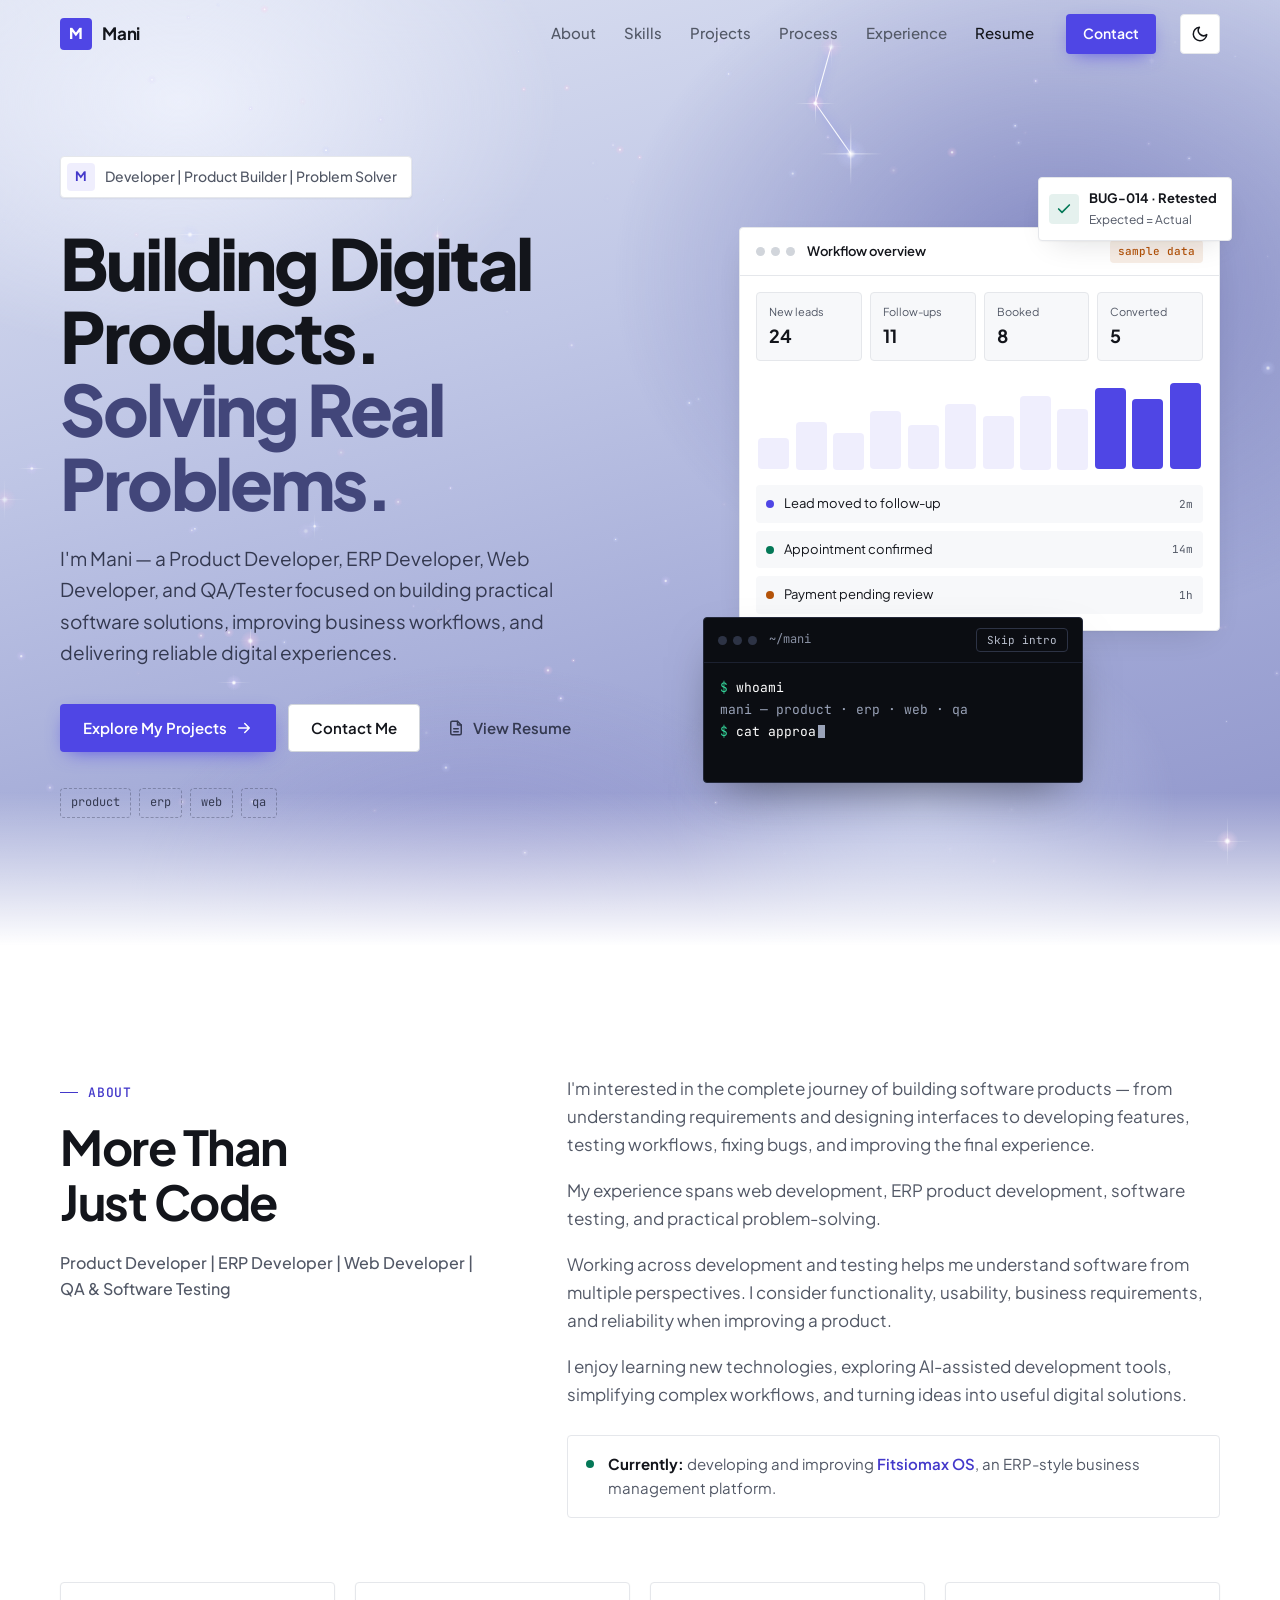
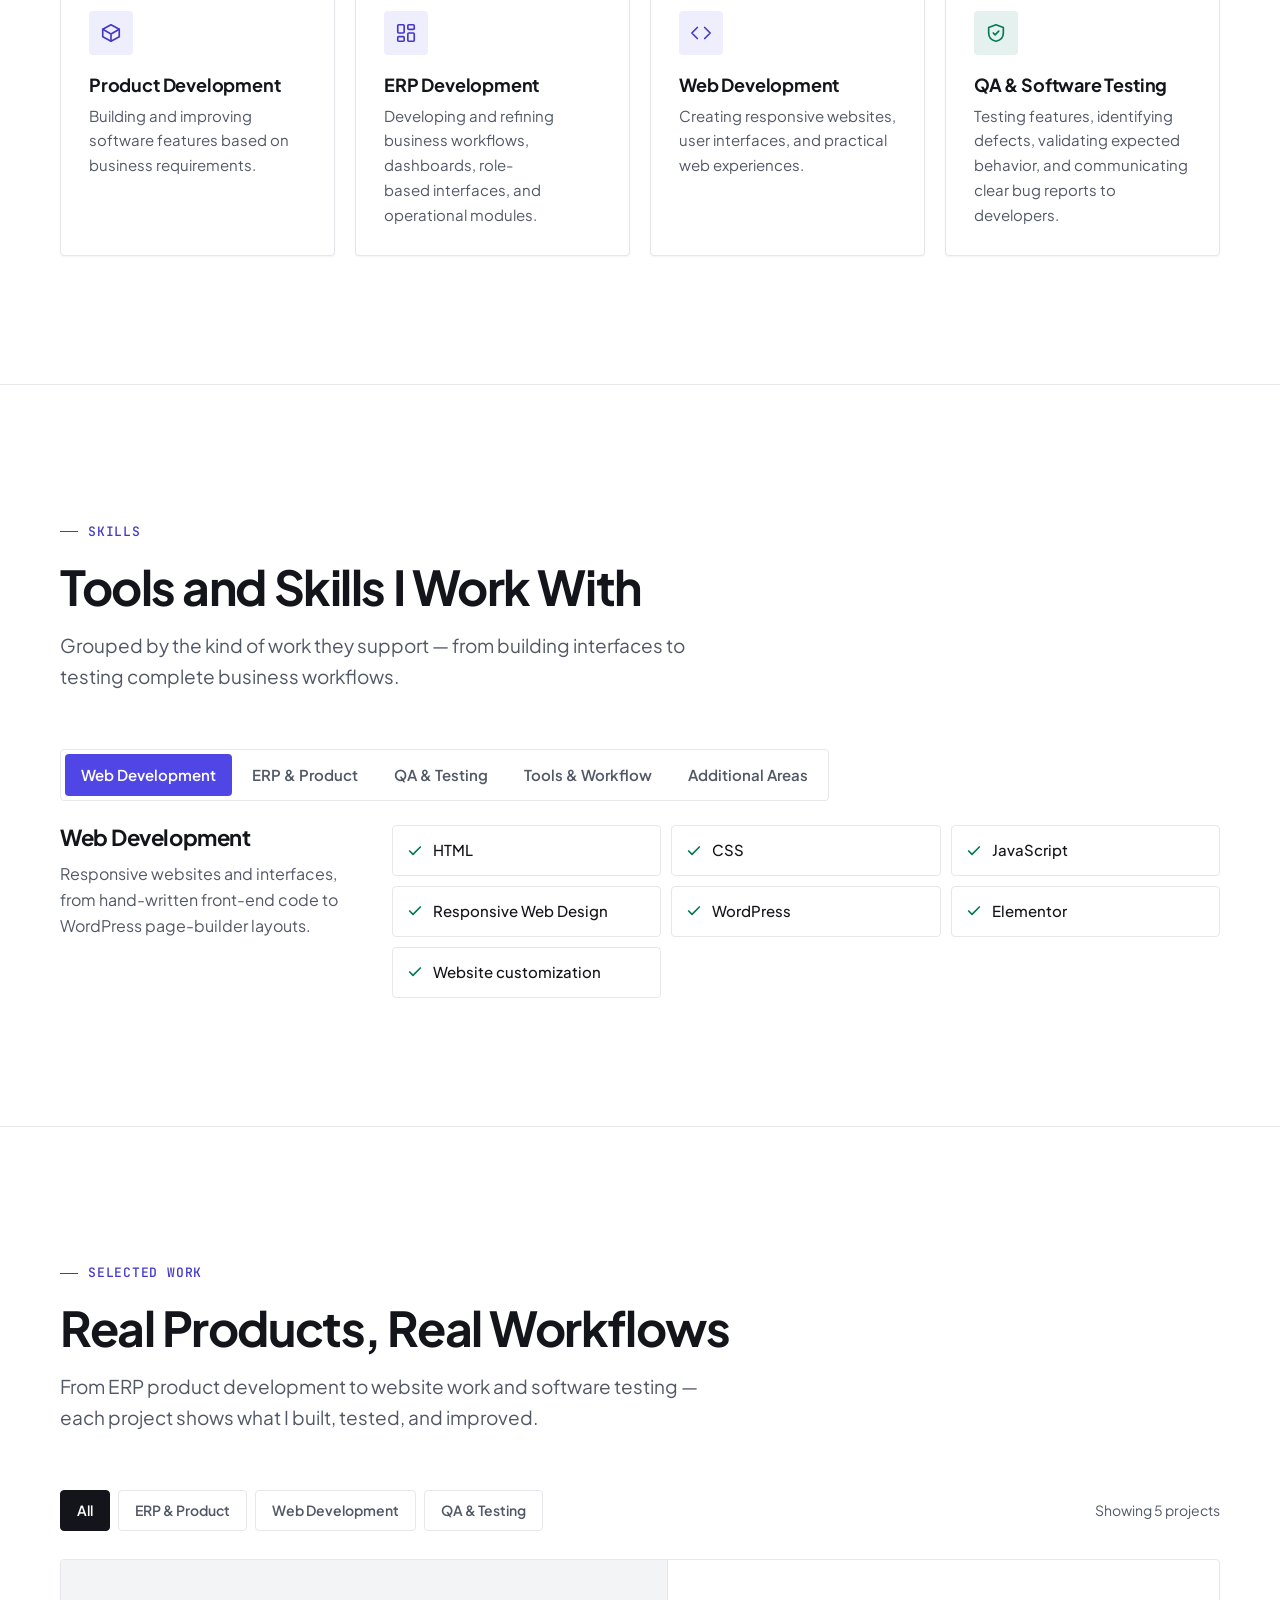
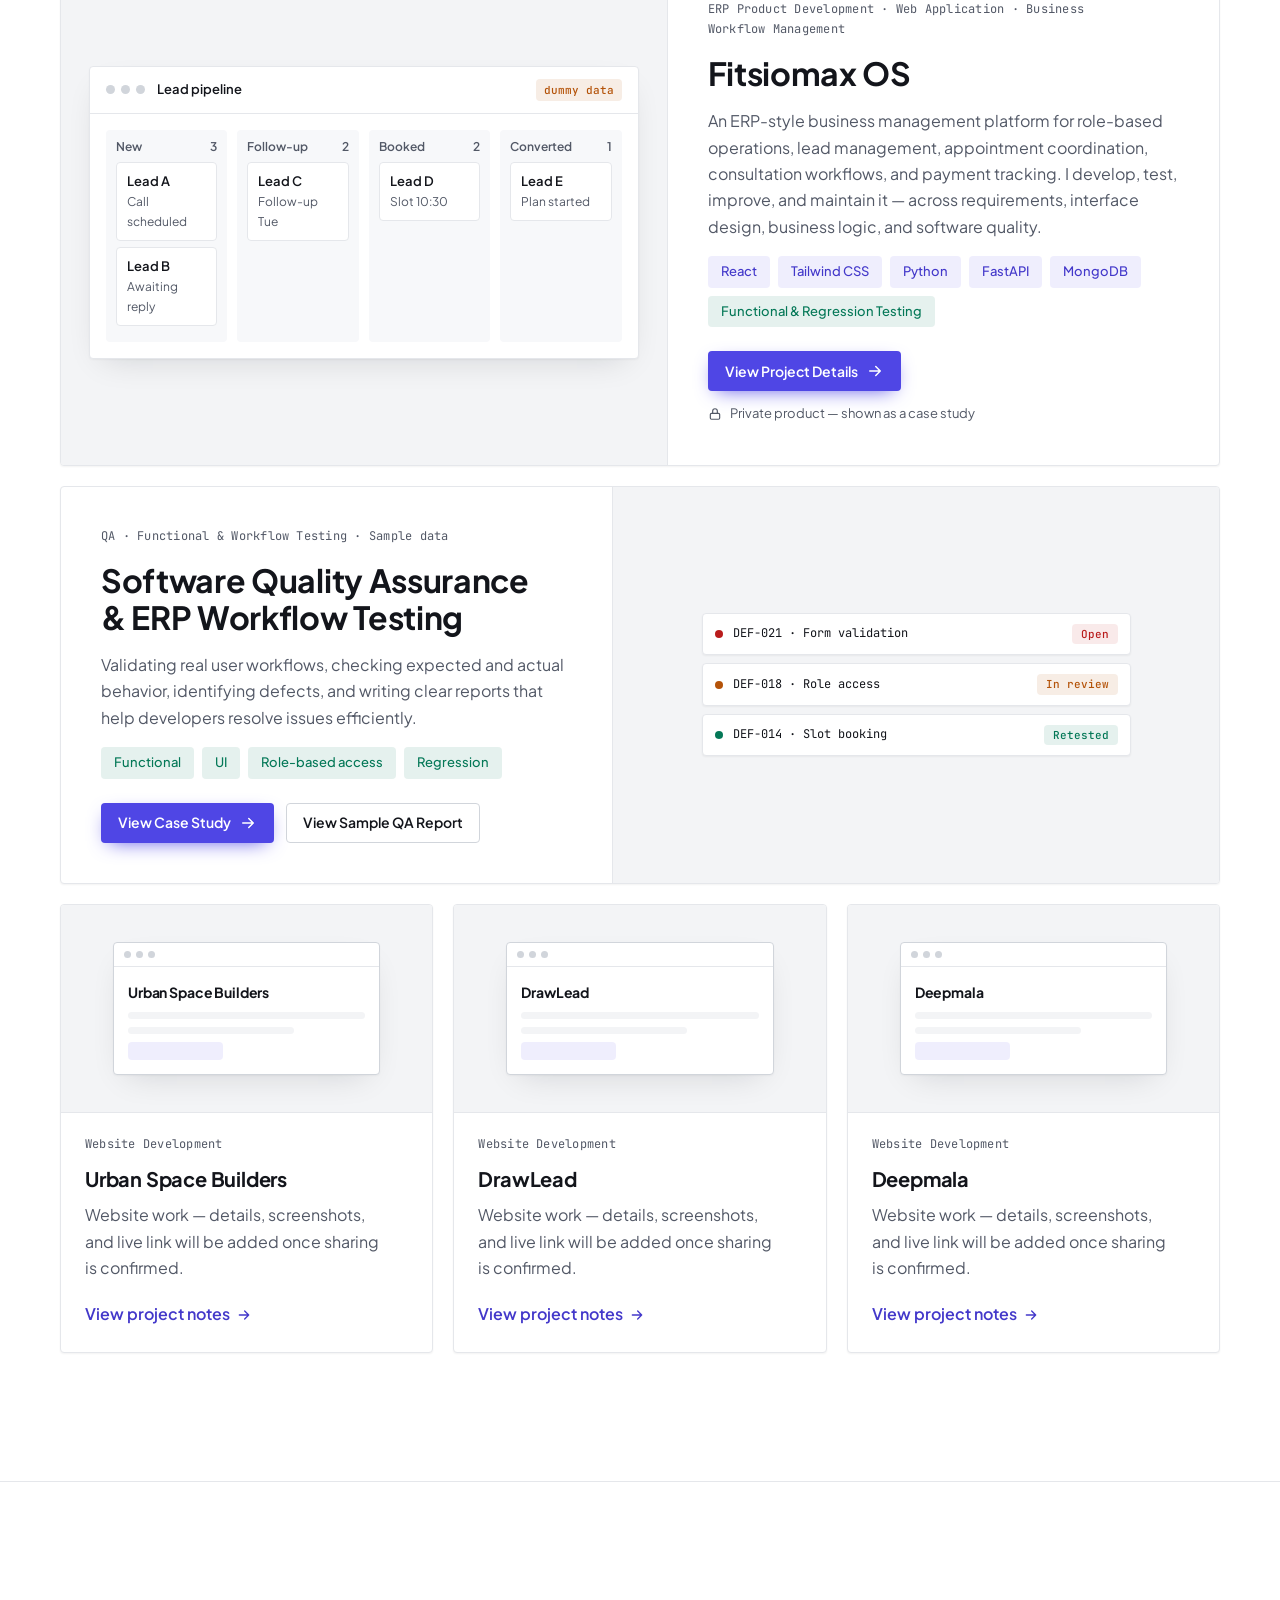
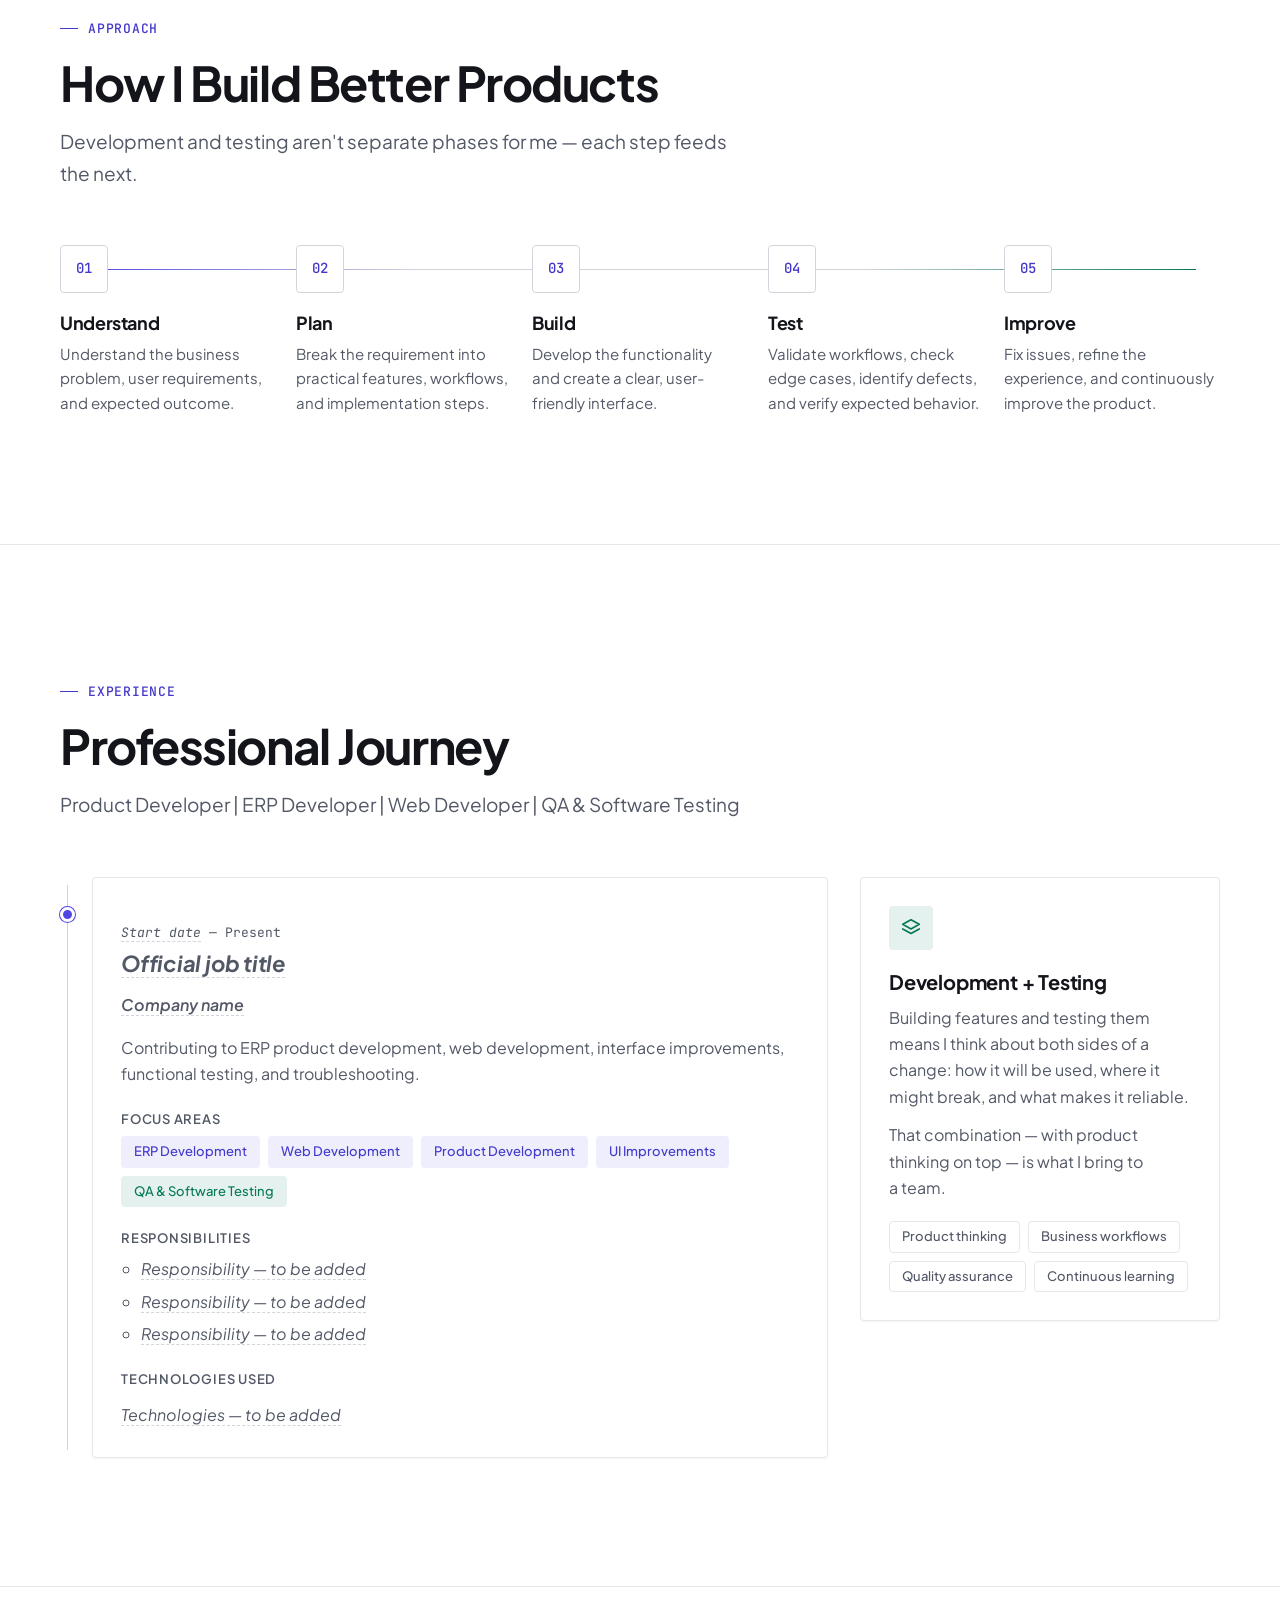
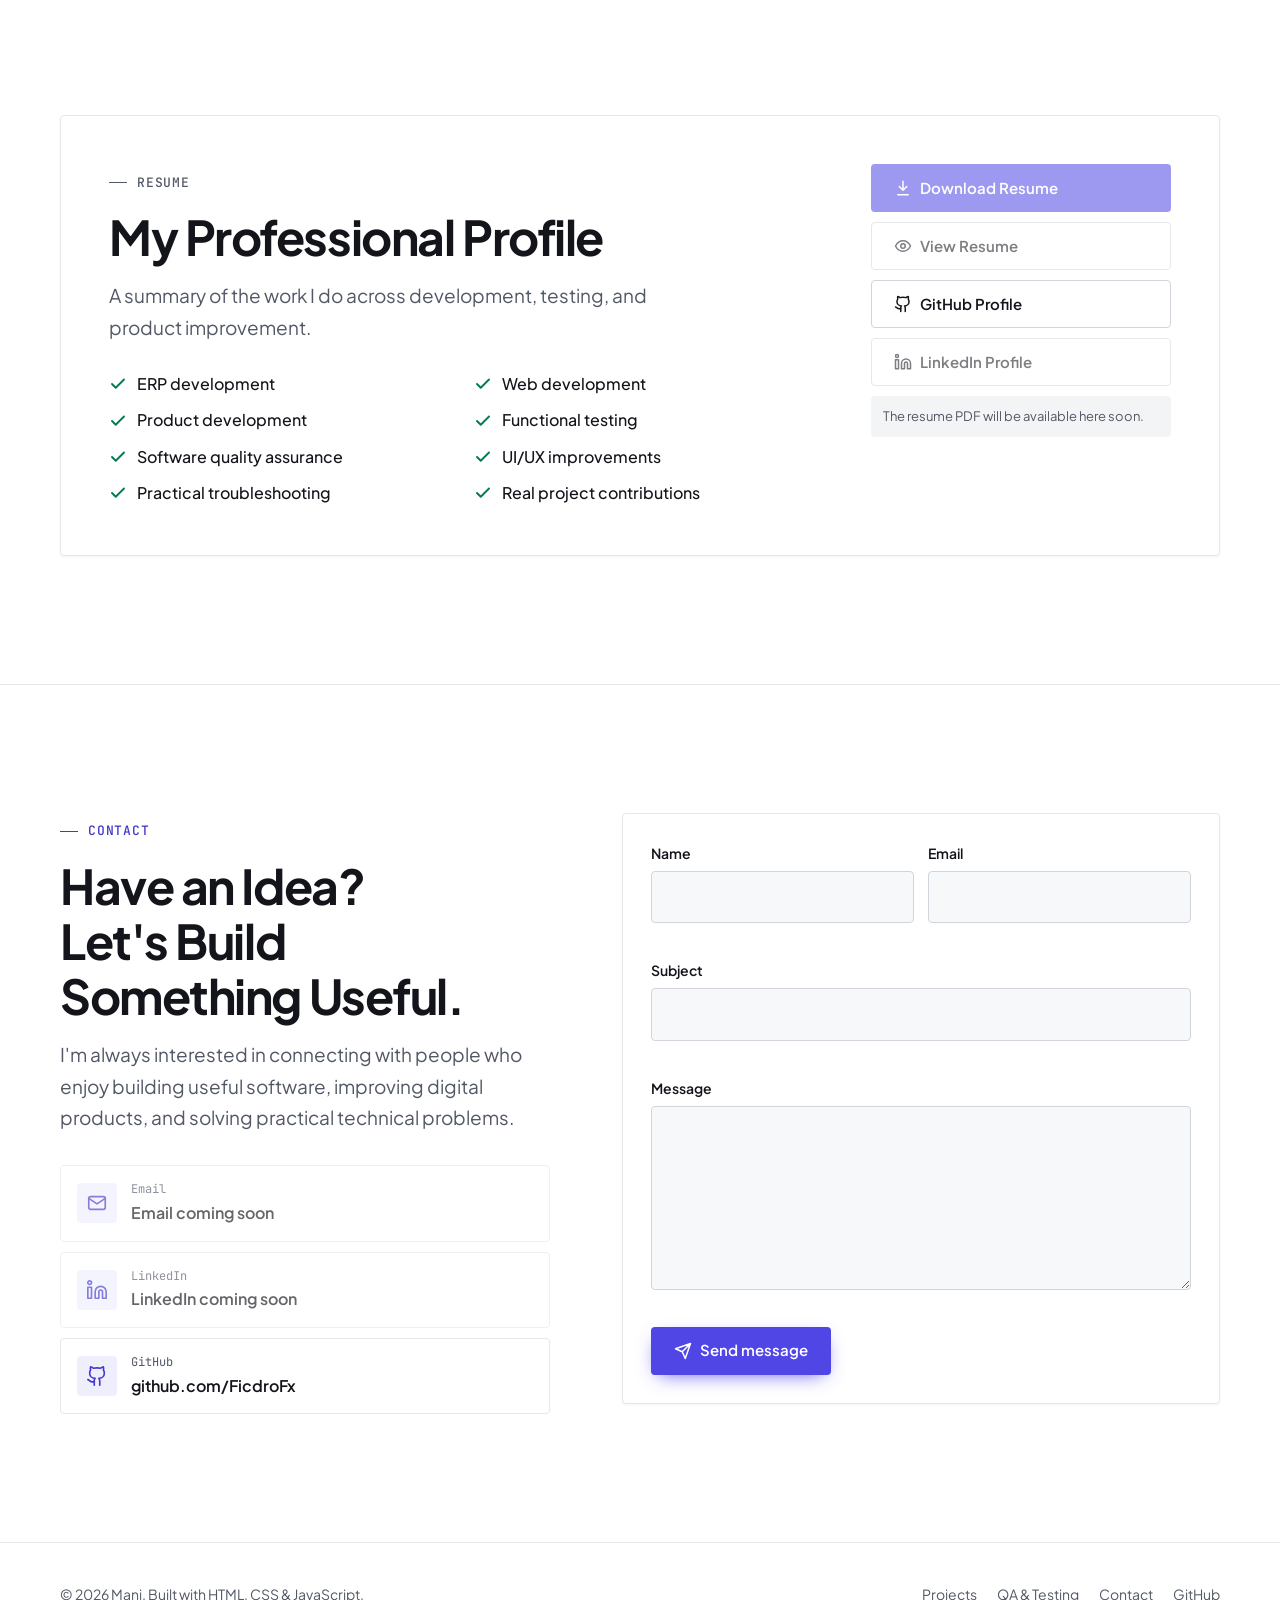
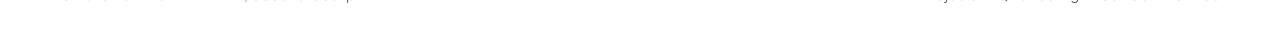
<file: index.html>
<!doctype html>
<html lang="en" data-root="">
<head>
  <meta charset="utf-8">
  <meta name="viewport" content="width=device-width, initial-scale=1">
  <title>Mani | Product Developer, ERP Developer &amp; Web Developer</title>
  <meta name="description" content="Explore Mani's portfolio featuring ERP product development, web development, software testing, QA workflows, and practical digital product improvements.">
  <meta name="author" content="Mani">
  <link rel="canonical" href="https://ficdrofx.github.io/MeeeWeb/">

  <meta property="og:type" content="website">
  <meta property="og:site_name" content="Mani — Portfolio">
  <meta property="og:title" content="Mani | Product Developer, ERP Developer &amp; Web Developer">
  <meta property="og:description" content="ERP product development, web development, and software QA — building, testing, and improving real software products.">
  <meta property="og:url" content="https://ficdrofx.github.io/MeeeWeb/">
  <meta property="og:image" content="https://ficdrofx.github.io/MeeeWeb/assets/img/og-image.png">
  <meta property="og:image:width" content="1200">
  <meta property="og:image:height" content="630">
  <meta name="twitter:card" content="summary_large_image">

  <meta name="theme-color" content="#ffffff">
  <link rel="icon" href="assets/img/favicon.svg" type="image/svg+xml">
  <link rel="apple-touch-icon" href="assets/img/apple-touch-icon.png">

  <script>
    (function () {
      var t;
      try { t = localStorage.getItem("theme"); } catch (e) {}
      if (t !== "light" && t !== "dark") t = "light";
      document.documentElement.setAttribute("data-theme", t);
      document.documentElement.classList.add("js");
    })();
  </script>

  <link rel="preconnect" href="https://fonts.googleapis.com">
  <link rel="preconnect" href="https://fonts.gstatic.com" crossorigin>
  <link rel="stylesheet" href="https://fonts.googleapis.com/css2?family=JetBrains+Mono:wght@400;500;600&family=Plus+Jakarta+Sans:wght@400;500;600;700;800&display=swap">
  <link rel="stylesheet" href="assets/css/styles.css">
  <script src="assets/js/config.js" defer></script>
  <script src="assets/js/main.js" defer></script>

  <script type="application/ld+json">
  {
    "@context": "https://schema.org",
    "@type": "Person",
    "name": "Mani",
    "jobTitle": "Product Developer, ERP Developer, Web Developer, QA & Software Testing",
    "url": "https://ficdrofx.github.io/MeeeWeb/",
    "sameAs": ["https://github.com/FicdroFx"]
  }
  </script>
</head>
<body>
  <a class="skip-link" href="#main">Skip to content</a>

  <header class="site-header">
    <div class="container header-inner">
      <a class="brand" href="#top" aria-label="Mani, back to top">
        <span class="brand-mark" aria-hidden="true">M</span>
        <span>Mani</span>
      </a>
      <nav id="site-nav" class="site-nav" aria-label="Primary">
        <ul class="nav-list">
          <li><a class="nav-link" href="#about">About</a></li>
          <li><a class="nav-link" href="#skills">Skills</a></li>
          <li><a class="nav-link" href="#projects">Projects</a></li>
          <li><a class="nav-link" href="#process">Process</a></li>
          <li><a class="nav-link" href="#experience">Experience</a></li>
          <li><a class="nav-link" href="#resume">Resume</a></li>
        </ul>
        <a class="btn btn-primary btn-sm nav-cta" href="#contact">Contact</a>
      </nav>
      <div class="header-actions">
        <button class="icon-btn" type="button" data-theme-toggle aria-label="Switch theme">
          <svg class="icon-sun" viewBox="0 0 24 24" fill="none" stroke="currentColor" stroke-width="2" stroke-linecap="round" aria-hidden="true"><circle cx="12" cy="12" r="4"/><path d="M12 2v2M12 20v2M4.9 4.9l1.4 1.4M17.7 17.7l1.4 1.4M2 12h2M20 12h2M4.9 19.1l1.4-1.4M17.7 6.3l1.4-1.4"/></svg>
          <svg class="icon-moon" viewBox="0 0 24 24" fill="none" stroke="currentColor" stroke-width="2" stroke-linecap="round" stroke-linejoin="round" aria-hidden="true"><path d="M21 12.8A9 9 0 1 1 11.2 3a7 7 0 0 0 9.8 9.8z"/></svg>
        </button>
        <button class="icon-btn menu-toggle" type="button" data-menu-toggle aria-controls="site-nav" aria-expanded="false" aria-label="Open menu">
          <svg class="icon-menu" viewBox="0 0 24 24" fill="none" stroke="currentColor" stroke-width="2" stroke-linecap="round" aria-hidden="true"><path d="M4 7h16M4 12h16M4 17h16"/></svg>
          <svg class="icon-close" viewBox="0 0 24 24" fill="none" stroke="currentColor" stroke-width="2" stroke-linecap="round" aria-hidden="true"><path d="M6 6l12 12M18 6 6 18"/></svg>
        </button>
      </div>
    </div>
  </header>

  <main id="main" tabindex="-1">

    <!-- ============ HERO ============ -->
    <section id="top" class="hero" aria-labelledby="hero-title">
      <div class="hero-sky" data-sky aria-hidden="true">
        <span class="sky-cloud c1"></span>
        <span class="sky-cloud c2"></span>
        <span class="sky-cloud c3"></span>
        <span class="sky-cloud c4"></span>
        <canvas class="sky-canvas"></canvas>
      </div>
      <div class="container hero-grid">
        <div class="hero-copy">
          <p class="status-badge reveal">
            <span class="avatar" aria-hidden="true">M</span>
            Developer | Product Builder | Problem Solver
          </p>
          <h1 id="hero-title" class="hero-title reveal reveal-delay-1">
            Building Digital Products.
            <span>Solving Real Problems.</span>
          </h1>
          <p class="hero-text reveal reveal-delay-2">
            I'm Mani — a Product Developer, ERP Developer, Web Developer, and QA/Tester focused on building practical software solutions, improving business workflows, and delivering reliable digital experiences.
          </p>
          <div class="hero-actions reveal reveal-delay-3">
            <a class="btn btn-primary" href="#projects">
              Explore My Projects
              <svg class="icon-arrow" viewBox="0 0 24 24" fill="none" stroke="currentColor" stroke-width="2" stroke-linecap="round" stroke-linejoin="round" aria-hidden="true"><path d="M5 12h14M13 6l6 6-6 6"/></svg>
            </a>
            <a class="btn btn-secondary" href="#contact">Contact Me</a>
            <a class="btn btn-ghost" href="#resume">
              <svg viewBox="0 0 24 24" fill="none" stroke="currentColor" stroke-width="2" stroke-linecap="round" stroke-linejoin="round" aria-hidden="true"><path d="M14 3H7a2 2 0 0 0-2 2v14a2 2 0 0 0 2 2h10a2 2 0 0 0 2-2V8z"/><path d="M14 3v5h5M9 13h6M9 17h6"/></svg>
              View Resume
            </a>
          </div>
          <ul class="hero-roles reveal reveal-delay-3" aria-label="Areas of work">
            <li>product</li>
            <li>erp</li>
            <li>web</li>
            <li>qa</li>
          </ul>
        </div>

        <!-- Product-interface composition. All numbers are sample data. -->
        <div class="hero-visual reveal reveal-delay-2">
          <div class="mock-window hv-dashboard" aria-hidden="true">
            <div class="mock-bar">
              <span class="dots"><i></i><i></i><i></i></span>
              <span class="mock-title">Workflow overview</span>
              <span class="mock-pill">sample data</span>
            </div>
            <div class="mock-body">
              <div class="mock-stats">
                <div class="mock-stat"><span>New leads</span><strong>24</strong></div>
                <div class="mock-stat"><span>Follow-ups</span><strong>11</strong></div>
                <div class="mock-stat"><span>Booked</span><strong>8</strong></div>
                <div class="mock-stat"><span>Converted</span><strong>5</strong></div>
              </div>
              <div class="mock-chart">
                <i style="--h:34%;--i:0"></i><i style="--h:52%;--i:1"></i><i style="--h:40%;--i:2"></i><i style="--h:63%;--i:3"></i><i style="--h:48%;--i:4"></i><i style="--h:71%;--i:5"></i><i style="--h:58%;--i:6"></i><i style="--h:80%;--i:7"></i><i style="--h:66%;--i:8"></i><i class="on" style="--h:88%;--i:9"></i><i class="on" style="--h:76%;--i:10"></i><i class="on" style="--h:94%;--i:11"></i>
              </div>
              <ul class="mock-rows">
                <li><span class="dot"></span>Lead moved to follow-up<span>2m</span></li>
                <li><span class="dot dot-green"></span>Appointment confirmed<span>14m</span></li>
                <li><span class="dot dot-amber"></span>Payment pending review<span>1h</span></li>
              </ul>
            </div>
          </div>

          <div class="terminal hv-terminal" data-terminal>
            <div class="terminal-bar">
              <span class="dots" aria-hidden="true"><i></i><i></i><i></i></span>
              <span aria-hidden="true">~/mani</span>
              <button class="terminal-skip" type="button" data-terminal-skip>Skip intro</button>
            </div>
            <p class="visually-hidden">Mani works across product, ERP, web, and QA, following a process of understand, plan, build, test, and improve.</p>
            <div class="terminal-output" aria-hidden="true">
              <p class="t-line t-cmd" data-line>whoami</p>
              <p class="t-line" data-line>mani — product · erp · web · qa</p>
              <p class="t-line t-cmd" data-line>cat approach.txt</p>
              <p class="t-line" data-line>understand → plan → build → test → improve</p>
            </div>
          </div>

          <div class="hv-chip" aria-hidden="true">
            <span class="chip-icon"><svg viewBox="0 0 24 24" fill="none" stroke="currentColor" stroke-width="2.5" stroke-linecap="round" stroke-linejoin="round"><path d="M20 6 9 17l-5-5"/></svg></span>
            <div><strong>BUG-014 · Retested</strong><span>Expected = Actual</span></div>
          </div>
        </div>
      </div>
    </section>

    <!-- ============ ABOUT ============ -->
    <section id="about" class="section" aria-labelledby="about-title">
      <div class="container">
        <div class="about-grid">
          <div class="about-intro reveal">
            <p class="eyebrow">About</p>
            <h2 id="about-title" class="section-title">More Than Just Code</h2>
            <p class="about-role">Product Developer | ERP Developer | Web Developer | QA &amp; Software Testing</p>
          </div>

          <div class="about-copy reveal reveal-delay-1">
            <p>I'm interested in the complete journey of building software products — from understanding requirements and designing interfaces to developing features, testing workflows, fixing bugs, and improving the final experience.</p>
            <p>My experience spans web development, ERP product development, software testing, and practical problem-solving.</p>
            <p>Working across development and testing helps me understand software from multiple perspectives. I consider functionality, usability, business requirements, and reliability when improving a product.</p>
            <p>I enjoy learning new technologies, exploring AI-assisted development tools, simplifying complex workflows, and turning ideas into useful digital solutions.</p>
            <div class="now-card">
              <span class="live-dot" aria-hidden="true"></span>
              <p><strong>Currently:</strong> developing and improving <a class="text-link" href="projects/fitsiomax-os/">Fitsiomax OS</a>, an ERP-style business management platform.</p>
            </div>
          </div>
        </div>

        <div class="grid grid-4">
          <article class="card card-hover feature-card reveal">
            <div class="icon-tile"><svg viewBox="0 0 24 24" fill="none" stroke="currentColor" stroke-width="1.8" stroke-linecap="round" stroke-linejoin="round" aria-hidden="true"><path d="M21 8 12 3 3 8v8l9 5 9-5z"/><path d="m3 8 9 5 9-5M12 13v8"/></svg></div>
            <h3>Product Development</h3>
            <p>Building and improving software features based on business requirements.</p>
          </article>
          <article class="card card-hover feature-card reveal reveal-delay-1">
            <div class="icon-tile"><svg viewBox="0 0 24 24" fill="none" stroke="currentColor" stroke-width="1.8" stroke-linecap="round" stroke-linejoin="round" aria-hidden="true"><rect x="3" y="3" width="7" height="9" rx="1"/><rect x="14" y="3" width="7" height="5" rx="1"/><rect x="14" y="12" width="7" height="9" rx="1"/><rect x="3" y="16" width="7" height="5" rx="1"/></svg></div>
            <h3>ERP Development</h3>
            <p>Developing and refining business workflows, dashboards, role-based interfaces, and operational modules.</p>
          </article>
          <article class="card card-hover feature-card reveal reveal-delay-2">
            <div class="icon-tile"><svg viewBox="0 0 24 24" fill="none" stroke="currentColor" stroke-width="1.8" stroke-linecap="round" stroke-linejoin="round" aria-hidden="true"><path d="m16 18 6-6-6-6M8 6l-6 6 6 6"/></svg></div>
            <h3>Web Development</h3>
            <p>Creating responsive websites, user interfaces, and practical web experiences.</p>
          </article>
          <article class="card card-hover feature-card reveal reveal-delay-3">
            <div class="icon-tile green"><svg viewBox="0 0 24 24" fill="none" stroke="currentColor" stroke-width="1.8" stroke-linecap="round" stroke-linejoin="round" aria-hidden="true"><path d="M12 3 4 6v6c0 5 3.5 8 8 9 4.5-1 8-4 8-9V6z"/><path d="m9 12 2 2 4-4"/></svg></div>
            <h3>QA &amp; Software Testing</h3>
            <p>Testing features, identifying defects, validating expected behavior, and communicating clear bug reports to developers.</p>
          </article>
        </div>
      </div>
    </section>

    <!-- ============ SKILLS ============ -->
    <section id="skills" class="section" aria-labelledby="skills-title">
      <div class="container">
        <div class="section-head reveal">
          <p class="eyebrow">Skills</p>
          <h2 id="skills-title" class="section-title">Tools and Skills I Work With</h2>
          <p class="lead">Grouped by the kind of work they support — from building interfaces to testing complete business workflows.</p>
        </div>

        <div data-tabs class="reveal">
          <div class="tablist" role="tablist" aria-label="Skill categories">
            <button class="tab" type="button" role="tab" id="tab-web" aria-controls="panel-web" aria-selected="true">Web Development</button>
            <button class="tab" type="button" role="tab" id="tab-erp" aria-controls="panel-erp" aria-selected="false" tabindex="-1">ERP &amp; Product</button>
            <button class="tab" type="button" role="tab" id="tab-qa" aria-controls="panel-qa" aria-selected="false" tabindex="-1">QA &amp; Testing</button>
            <button class="tab" type="button" role="tab" id="tab-tools" aria-controls="panel-tools" aria-selected="false" tabindex="-1">Tools &amp; Workflow</button>
            <button class="tab" type="button" role="tab" id="tab-more" aria-controls="panel-more" aria-selected="false" tabindex="-1">Additional Areas</button>
          </div>

          <div class="tab-panel" role="tabpanel" id="panel-web" aria-labelledby="tab-web" tabindex="0">
            <div class="tab-panel-intro">
              <h3>Web Development</h3>
              <p>Responsive websites and interfaces, from hand-written front-end code to WordPress page-builder layouts.</p>
            </div>
            <ul class="skill-grid">
              <li><svg viewBox="0 0 24 24" fill="none" stroke="currentColor" stroke-width="2.5" stroke-linecap="round" stroke-linejoin="round" aria-hidden="true"><path d="M20 6 9 17l-5-5"/></svg>HTML</li>
              <li><svg viewBox="0 0 24 24" fill="none" stroke="currentColor" stroke-width="2.5" stroke-linecap="round" stroke-linejoin="round" aria-hidden="true"><path d="M20 6 9 17l-5-5"/></svg>CSS</li>
              <li><svg viewBox="0 0 24 24" fill="none" stroke="currentColor" stroke-width="2.5" stroke-linecap="round" stroke-linejoin="round" aria-hidden="true"><path d="M20 6 9 17l-5-5"/></svg>JavaScript</li>
              <li><svg viewBox="0 0 24 24" fill="none" stroke="currentColor" stroke-width="2.5" stroke-linecap="round" stroke-linejoin="round" aria-hidden="true"><path d="M20 6 9 17l-5-5"/></svg>Responsive Web Design</li>
              <li><svg viewBox="0 0 24 24" fill="none" stroke="currentColor" stroke-width="2.5" stroke-linecap="round" stroke-linejoin="round" aria-hidden="true"><path d="M20 6 9 17l-5-5"/></svg>WordPress</li>
              <li><svg viewBox="0 0 24 24" fill="none" stroke="currentColor" stroke-width="2.5" stroke-linecap="round" stroke-linejoin="round" aria-hidden="true"><path d="M20 6 9 17l-5-5"/></svg>Elementor</li>
              <li><svg viewBox="0 0 24 24" fill="none" stroke="currentColor" stroke-width="2.5" stroke-linecap="round" stroke-linejoin="round" aria-hidden="true"><path d="M20 6 9 17l-5-5"/></svg>Website customization</li>
            </ul>
          </div>

          <div class="tab-panel" role="tabpanel" id="panel-erp" aria-labelledby="tab-erp" tabindex="0">
            <div class="tab-panel-intro">
              <h3>ERP &amp; Product Development</h3>
              <p>Turning business requirements into working features, workflows, and role-based interfaces.</p>
            </div>
            <ul class="skill-grid">
              <li><svg viewBox="0 0 24 24" fill="none" stroke="currentColor" stroke-width="2.5" stroke-linecap="round" stroke-linejoin="round" aria-hidden="true"><path d="M20 6 9 17l-5-5"/></svg>ERP system development</li>
              <li><svg viewBox="0 0 24 24" fill="none" stroke="currentColor" stroke-width="2.5" stroke-linecap="round" stroke-linejoin="round" aria-hidden="true"><path d="M20 6 9 17l-5-5"/></svg>Business workflow implementation</li>
              <li><svg viewBox="0 0 24 24" fill="none" stroke="currentColor" stroke-width="2.5" stroke-linecap="round" stroke-linejoin="round" aria-hidden="true"><path d="M20 6 9 17l-5-5"/></svg>Dashboard and interface development</li>
              <li><svg viewBox="0 0 24 24" fill="none" stroke="currentColor" stroke-width="2.5" stroke-linecap="round" stroke-linejoin="round" aria-hidden="true"><path d="M20 6 9 17l-5-5"/></svg>Role-based application workflows</li>
              <li><svg viewBox="0 0 24 24" fill="none" stroke="currentColor" stroke-width="2.5" stroke-linecap="round" stroke-linejoin="round" aria-hidden="true"><path d="M20 6 9 17l-5-5"/></svg>Feature development</li>
              <li><svg viewBox="0 0 24 24" fill="none" stroke="currentColor" stroke-width="2.5" stroke-linecap="round" stroke-linejoin="round" aria-hidden="true"><path d="M20 6 9 17l-5-5"/></svg>Requirements analysis</li>
              <li><svg viewBox="0 0 24 24" fill="none" stroke="currentColor" stroke-width="2.5" stroke-linecap="round" stroke-linejoin="round" aria-hidden="true"><path d="M20 6 9 17l-5-5"/></svg>Product improvement</li>
            </ul>
          </div>

          <div class="tab-panel" role="tabpanel" id="panel-qa" aria-labelledby="tab-qa" tabindex="0">
            <div class="tab-panel-intro">
              <h3>QA &amp; Software Testing</h3>
              <p>Checking that real workflows behave as expected — and reporting clearly when they don't.</p>
            </div>
            <ul class="skill-grid">
              <li><svg viewBox="0 0 24 24" fill="none" stroke="currentColor" stroke-width="2.5" stroke-linecap="round" stroke-linejoin="round" aria-hidden="true"><path d="M20 6 9 17l-5-5"/></svg>Functional Testing</li>
              <li><svg viewBox="0 0 24 24" fill="none" stroke="currentColor" stroke-width="2.5" stroke-linecap="round" stroke-linejoin="round" aria-hidden="true"><path d="M20 6 9 17l-5-5"/></svg>UI Testing</li>
              <li><svg viewBox="0 0 24 24" fill="none" stroke="currentColor" stroke-width="2.5" stroke-linecap="round" stroke-linejoin="round" aria-hidden="true"><path d="M20 6 9 17l-5-5"/></svg>Regression Testing</li>
              <li><svg viewBox="0 0 24 24" fill="none" stroke="currentColor" stroke-width="2.5" stroke-linecap="round" stroke-linejoin="round" aria-hidden="true"><path d="M20 6 9 17l-5-5"/></svg>Workflow Testing</li>
              <li><svg viewBox="0 0 24 24" fill="none" stroke="currentColor" stroke-width="2.5" stroke-linecap="round" stroke-linejoin="round" aria-hidden="true"><path d="M20 6 9 17l-5-5"/></svg>Bug Identification</li>
              <li><svg viewBox="0 0 24 24" fill="none" stroke="currentColor" stroke-width="2.5" stroke-linecap="round" stroke-linejoin="round" aria-hidden="true"><path d="M20 6 9 17l-5-5"/></svg>Defect Reporting</li>
              <li><svg viewBox="0 0 24 24" fill="none" stroke="currentColor" stroke-width="2.5" stroke-linecap="round" stroke-linejoin="round" aria-hidden="true"><path d="M20 6 9 17l-5-5"/></svg>Expected vs. Actual Result Validation</li>
              <li><svg viewBox="0 0 24 24" fill="none" stroke="currentColor" stroke-width="2.5" stroke-linecap="round" stroke-linejoin="round" aria-hidden="true"><path d="M20 6 9 17l-5-5"/></svg>Test Case Preparation</li>
              <li><svg viewBox="0 0 24 24" fill="none" stroke="currentColor" stroke-width="2.5" stroke-linecap="round" stroke-linejoin="round" aria-hidden="true"><path d="M20 6 9 17l-5-5"/></svg>Cross-Role Testing</li>
            </ul>
          </div>

          <div class="tab-panel" role="tabpanel" id="panel-tools" aria-labelledby="tab-tools" tabindex="0">
            <div class="tab-panel-intro">
              <h3>Tools &amp; Development Workflow</h3>
              <p>The everyday tools I use to write, version, debug, and ship changes.</p>
            </div>
            <ul class="skill-grid">
              <li><svg viewBox="0 0 24 24" fill="none" stroke="currentColor" stroke-width="2.5" stroke-linecap="round" stroke-linejoin="round" aria-hidden="true"><path d="M20 6 9 17l-5-5"/></svg>Git</li>
              <li><svg viewBox="0 0 24 24" fill="none" stroke="currentColor" stroke-width="2.5" stroke-linecap="round" stroke-linejoin="round" aria-hidden="true"><path d="M20 6 9 17l-5-5"/></svg>GitHub</li>
              <li><svg viewBox="0 0 24 24" fill="none" stroke="currentColor" stroke-width="2.5" stroke-linecap="round" stroke-linejoin="round" aria-hidden="true"><path d="M20 6 9 17l-5-5"/></svg>Visual Studio Code</li>
              <li><svg viewBox="0 0 24 24" fill="none" stroke="currentColor" stroke-width="2.5" stroke-linecap="round" stroke-linejoin="round" aria-hidden="true"><path d="M20 6 9 17l-5-5"/></svg>AI-assisted coding tools</li>
              <li><svg viewBox="0 0 24 24" fill="none" stroke="currentColor" stroke-width="2.5" stroke-linecap="round" stroke-linejoin="round" aria-hidden="true"><path d="M20 6 9 17l-5-5"/></svg>Browser developer tools</li>
              <li><svg viewBox="0 0 24 24" fill="none" stroke="currentColor" stroke-width="2.5" stroke-linecap="round" stroke-linejoin="round" aria-hidden="true"><path d="M20 6 9 17l-5-5"/></svg>Deployment and troubleshooting workflows</li>
            </ul>
          </div>

          <div class="tab-panel" role="tabpanel" id="panel-more" aria-labelledby="tab-more" tabindex="0">
            <div class="tab-panel-intro">
              <h3>Additional Areas</h3>
              <p>Work that sits around development — keeping products usable, maintained, and running.</p>
            </div>
            <ul class="skill-grid">
              <li><svg viewBox="0 0 24 24" fill="none" stroke="currentColor" stroke-width="2.5" stroke-linecap="round" stroke-linejoin="round" aria-hidden="true"><path d="M20 6 9 17l-5-5"/></svg>UI/UX improvement</li>
              <li><svg viewBox="0 0 24 24" fill="none" stroke="currentColor" stroke-width="2.5" stroke-linecap="round" stroke-linejoin="round" aria-hidden="true"><path d="M20 6 9 17l-5-5"/></svg>Website maintenance</li>
              <li><svg viewBox="0 0 24 24" fill="none" stroke="currentColor" stroke-width="2.5" stroke-linecap="round" stroke-linejoin="round" aria-hidden="true"><path d="M20 6 9 17l-5-5"/></svg>Technical troubleshooting</li>
              <li><svg viewBox="0 0 24 24" fill="none" stroke="currentColor" stroke-width="2.5" stroke-linecap="round" stroke-linejoin="round" aria-hidden="true"><path d="M20 6 9 17l-5-5"/></svg>CRM and business applications</li>
              <li><svg viewBox="0 0 24 24" fill="none" stroke="currentColor" stroke-width="2.5" stroke-linecap="round" stroke-linejoin="round" aria-hidden="true"><path d="M20 6 9 17l-5-5"/></svg>AI-powered development workflows</li>
            </ul>
          </div>
        </div>
      </div>
    </section>

    <!-- ============ PROJECTS ============ -->
    <section id="projects" class="section" aria-labelledby="projects-title">
      <div class="container">
        <div class="section-head reveal">
          <p class="eyebrow">Selected Work</p>
          <h2 id="projects-title" class="section-title">Real Products, Real Workflows</h2>
          <p class="lead">From ERP product development to website work and software testing — each project shows what I built, tested, and improved.</p>
        </div>

        <div class="filter-bar reveal" data-filter role="group" aria-label="Filter projects">
          <button class="filter-btn" type="button" data-value="all" aria-pressed="true">All</button>
          <button class="filter-btn" type="button" data-value="erp" aria-pressed="false">ERP &amp; Product</button>
          <button class="filter-btn" type="button" data-value="web" aria-pressed="false">Web Development</button>
          <button class="filter-btn" type="button" data-value="qa" aria-pressed="false">QA &amp; Testing</button>
          <p class="filter-status" data-filter-status aria-live="polite">Showing 5 projects</p>
        </div>

        <ul class="project-list">
          <!-- Featured: Fitsiomax OS -->
          <li class="project-featured reveal" data-category="erp qa">
            <article class="card project-card">
              <div class="project-thumb" aria-hidden="true">
                <div class="mock-window">
                  <div class="mock-bar">
                    <span class="dots"><i></i><i></i><i></i></span>
                    <span class="mock-title">Lead pipeline</span>
                    <span class="mock-pill">dummy data</span>
                  </div>
                  <div class="mock-body">
                    <div class="mock-board">
                      <div class="mock-col"><h4>New <span>3</span></h4>
                        <div class="mock-item"><b>Lead A</b><span>Call scheduled</span></div>
                        <div class="mock-item"><b>Lead B</b><span>Awaiting reply</span></div>
                      </div>
                      <div class="mock-col"><h4>Follow-up <span>2</span></h4>
                        <div class="mock-item"><b>Lead C</b><span>Follow-up Tue</span></div>
                      </div>
                      <div class="mock-col"><h4>Booked <span>2</span></h4>
                        <div class="mock-item"><b>Lead D</b><span>Slot 10:30</span></div>
                      </div>
                      <div class="mock-col"><h4>Converted <span>1</span></h4>
                        <div class="mock-item"><b>Lead E</b><span>Plan started</span></div>
                      </div>
                    </div>
                  </div>
                </div>
              </div>
              <div class="project-body">
                <p class="project-meta">ERP Product Development · Web Application · Business Workflow Management</p>
                <h3><a href="projects/fitsiomax-os/">Fitsiomax OS</a></h3>
                <p>An ERP-style business management platform for role-based operations, lead management, appointment coordination, consultation workflows, and payment tracking. I develop, test, improve, and maintain it — across requirements, interface design, business logic, and software quality.</p>
                <ul class="tag-list" aria-label="Technologies">
                  <li class="tag tag-accent">React</li>
                  <li class="tag tag-accent">Tailwind CSS</li>
                  <li class="tag tag-accent">Python</li>
                  <li class="tag tag-accent">FastAPI</li>
                  <li class="tag tag-accent">MongoDB</li>
                  <li class="tag tag-green">Functional &amp; Regression Testing</li>
                </ul>
                <div class="project-actions">
                  <a class="btn btn-primary btn-sm" href="projects/fitsiomax-os/">
                    View Project Details
                    <svg class="icon-arrow" viewBox="0 0 24 24" fill="none" stroke="currentColor" stroke-width="2" stroke-linecap="round" stroke-linejoin="round" aria-hidden="true"><path d="M5 12h14M13 6l6 6-6 6"/></svg>
                  </a>
                  <p class="privacy-note">
                    <svg viewBox="0 0 24 24" fill="none" stroke="currentColor" stroke-width="2" stroke-linecap="round" stroke-linejoin="round" aria-hidden="true"><rect x="4" y="11" width="16" height="10" rx="2"/><path d="M8 11V7a4 4 0 0 1 8 0v4"/></svg>
                    Private product — shown as a case study
                  </p>
                </div>
              </div>
            </article>
          </li>

          <li class="project-featured is-reversed reveal" data-category="qa">
            <article class="card project-card">
              <div class="project-thumb" aria-hidden="true">
                <div class="qa-thumb">
                  <div class="qa-thumb-row"><span class="dot dot-red"></span>DEF-021 · Form validation<span class="tag tag-red">Open</span></div>
                  <div class="qa-thumb-row"><span class="dot dot-amber"></span>DEF-018 · Role access<span class="tag tag-amber">In review</span></div>
                  <div class="qa-thumb-row"><span class="dot dot-green"></span>DEF-014 · Slot booking<span class="tag tag-green">Retested</span></div>
                </div>
              </div>
              <div class="project-body">
                <p class="project-meta">QA · Functional &amp; Workflow Testing · Sample data</p>
                <h3><a href="projects/qa-testing/">Software Quality Assurance &amp; ERP Workflow Testing</a></h3>
                <p>Validating real user workflows, checking expected and actual behavior, identifying defects, and writing clear reports that help developers resolve issues efficiently.</p>
                <ul class="tag-list" aria-label="Testing types">
                  <li class="tag tag-green">Functional</li>
                  <li class="tag tag-green">UI</li>
                  <li class="tag tag-green">Role-based access</li>
                  <li class="tag tag-green">Regression</li>
                </ul>
                <div class="project-actions">
                  <a class="btn btn-primary btn-sm" href="projects/qa-testing/">
                    View Case Study
                    <svg class="icon-arrow" viewBox="0 0 24 24" fill="none" stroke="currentColor" stroke-width="2" stroke-linecap="round" stroke-linejoin="round" aria-hidden="true"><path d="M5 12h14M13 6l6 6-6 6"/></svg>
                  </a>
                  <a class="btn btn-secondary btn-sm" href="projects/qa-testing/#sample-report">View Sample QA Report</a>
                </div>
              </div>
            </article>
          </li>

          <li class="reveal reveal-delay-1" data-category="web">
            <article class="card project-card">
              <div class="project-thumb" aria-hidden="true">
                <div class="site-thumb"><div class="site-thumb-bar"><i></i><i></i><i></i></div><div class="site-thumb-body"><b>Urban Space Builders</b><i></i><i></i><i></i></div></div>
              </div>
              <div class="project-body">
                <p class="project-meta">Website Development</p>
                <h3><a href="projects/websites/#urban-space-builders">Urban Space Builders</a></h3>
                <p>Website work — details, screenshots, and live link will be added once sharing is confirmed.</p>
                <span class="text-link" aria-hidden="true">View project notes <svg viewBox="0 0 24 24" fill="none" stroke="currentColor" stroke-width="2" stroke-linecap="round" stroke-linejoin="round"><path d="M5 12h14M13 6l6 6-6 6"/></svg></span>
              </div>
            </article>
          </li>

          <li class="reveal reveal-delay-2" data-category="web">
            <article class="card project-card">
              <div class="project-thumb" aria-hidden="true">
                <div class="site-thumb"><div class="site-thumb-bar"><i></i><i></i><i></i></div><div class="site-thumb-body"><b>DrawLead</b><i></i><i></i><i></i></div></div>
              </div>
              <div class="project-body">
                <p class="project-meta">Website Development</p>
                <h3><a href="projects/websites/#drawlead">DrawLead</a></h3>
                <p>Website work — details, screenshots, and live link will be added once sharing is confirmed.</p>
                <span class="text-link" aria-hidden="true">View project notes <svg viewBox="0 0 24 24" fill="none" stroke="currentColor" stroke-width="2" stroke-linecap="round" stroke-linejoin="round"><path d="M5 12h14M13 6l6 6-6 6"/></svg></span>
              </div>
            </article>
          </li>

          <li class="reveal reveal-delay-3" data-category="web">
            <article class="card project-card">
              <div class="project-thumb" aria-hidden="true">
                <div class="site-thumb"><div class="site-thumb-bar"><i></i><i></i><i></i></div><div class="site-thumb-body"><b>Deepmala</b><i></i><i></i><i></i></div></div>
              </div>
              <div class="project-body">
                <p class="project-meta">Website Development</p>
                <h3><a href="projects/websites/#deepmala">Deepmala</a></h3>
                <p>Website work — details, screenshots, and live link will be added once sharing is confirmed.</p>
                <span class="text-link" aria-hidden="true">View project notes <svg viewBox="0 0 24 24" fill="none" stroke="currentColor" stroke-width="2" stroke-linecap="round" stroke-linejoin="round"><path d="M5 12h14M13 6l6 6-6 6"/></svg></span>
              </div>
            </article>
          </li>
        </ul>
      </div>
    </section>

    <!-- ============ PROCESS ============ -->
    <section id="process" class="section" aria-labelledby="process-title">
      <div class="container">
        <div class="section-head reveal">
          <p class="eyebrow">Approach</p>
          <h2 id="process-title" class="section-title">How I Build Better Products</h2>
          <p class="lead">Development and testing aren't separate phases for me — each step feeds the next.</p>
        </div>
        <ol class="process">
          <li class="process-step reveal">
            <span class="step-num" aria-hidden="true">01</span>
            <h3>Understand</h3>
            <p>Understand the business problem, user requirements, and expected outcome.</p>
          </li>
          <li class="process-step reveal reveal-delay-1">
            <span class="step-num" aria-hidden="true">02</span>
            <h3>Plan</h3>
            <p>Break the requirement into practical features, workflows, and implementation steps.</p>
          </li>
          <li class="process-step reveal reveal-delay-2">
            <span class="step-num" aria-hidden="true">03</span>
            <h3>Build</h3>
            <p>Develop the functionality and create a clear, user-friendly interface.</p>
          </li>
          <li class="process-step reveal reveal-delay-3">
            <span class="step-num" aria-hidden="true">04</span>
            <h3>Test</h3>
            <p>Validate workflows, check edge cases, identify defects, and verify expected behavior.</p>
          </li>
          <li class="process-step reveal reveal-delay-3">
            <span class="step-num" aria-hidden="true">05</span>
            <h3>Improve</h3>
            <p>Fix issues, refine the experience, and continuously improve the product.</p>
          </li>
        </ol>
      </div>
    </section>

    <!-- ============ EXPERIENCE ============ -->
    <section id="experience" class="section" aria-labelledby="experience-title">
      <div class="container">
        <div class="section-head reveal">
          <p class="eyebrow">Experience</p>
          <h2 id="experience-title" class="section-title">Professional Journey</h2>
          <p class="lead">Product Developer | ERP Developer | Web Developer | QA &amp; Software Testing</p>
        </div>

        <div class="exp-grid">
          <ol class="timeline">
            <!-- EDIT: replace every class="ph" placeholder below with your confirmed details. -->
            <li class="timeline-item reveal">
              <article class="card timeline-card">
                <p class="timeline-date"><span class="ph">Start date</span> — Present</p>
                <h3><span class="ph">Official job title</span></h3>
                <p class="timeline-org"><span class="ph">Company name</span></p>
                <p>Contributing to ERP product development, web development, interface improvements, functional testing, and troubleshooting.</p>

                <h4>Focus areas</h4>
                <ul class="tag-list">
                  <li class="tag tag-accent">ERP Development</li>
                  <li class="tag tag-accent">Web Development</li>
                  <li class="tag tag-accent">Product Development</li>
                  <li class="tag tag-accent">UI Improvements</li>
                  <li class="tag tag-green">QA &amp; Software Testing</li>
                </ul>

                <h4>Responsibilities</h4>
                <ul class="bullet-list">
                  <li><span class="ph">Responsibility — to be added</span></li>
                  <li><span class="ph">Responsibility — to be added</span></li>
                  <li><span class="ph">Responsibility — to be added</span></li>
                </ul>

                <h4>Technologies used</h4>
                <p><span class="ph">Technologies — to be added</span></p>
              </article>
            </li>
          </ol>

          <aside class="card positioning-card reveal reveal-delay-1" aria-labelledby="positioning-title">
            <div class="icon-tile green"><svg viewBox="0 0 24 24" fill="none" stroke="currentColor" stroke-width="1.8" stroke-linecap="round" stroke-linejoin="round" aria-hidden="true"><path d="m12 3 9 5-9 5-9-5z"/><path d="m3 13 9 5 9-5"/></svg></div>
            <h3 id="positioning-title">Development + Testing</h3>
            <p>Building features and testing them means I think about both sides of a change: how it will be used, where it might break, and what makes it reliable.</p>
            <p>That combination — with product thinking on top — is what I bring to a team.</p>
            <ul class="tag-list">
              <li class="tag">Product thinking</li>
              <li class="tag">Business workflows</li>
              <li class="tag">Quality assurance</li>
              <li class="tag">Continuous learning</li>
            </ul>
          </aside>
        </div>
      </div>
    </section>

    <!-- ============ RESUME ============ -->
    <section id="resume" class="section" aria-labelledby="resume-title">
      <div class="container">
        <div class="card resume-card reveal">
          <div>
            <p class="eyebrow">Resume</p>
            <h2 id="resume-title" class="section-title">My Professional Profile</h2>
            <p class="lead">A summary of the work I do across development, testing, and product improvement.</p>
            <ul class="highlights">
              <li><svg viewBox="0 0 24 24" fill="none" stroke="currentColor" stroke-width="2.5" stroke-linecap="round" stroke-linejoin="round" aria-hidden="true"><path d="M20 6 9 17l-5-5"/></svg>ERP development</li>
              <li><svg viewBox="0 0 24 24" fill="none" stroke="currentColor" stroke-width="2.5" stroke-linecap="round" stroke-linejoin="round" aria-hidden="true"><path d="M20 6 9 17l-5-5"/></svg>Web development</li>
              <li><svg viewBox="0 0 24 24" fill="none" stroke="currentColor" stroke-width="2.5" stroke-linecap="round" stroke-linejoin="round" aria-hidden="true"><path d="M20 6 9 17l-5-5"/></svg>Product development</li>
              <li><svg viewBox="0 0 24 24" fill="none" stroke="currentColor" stroke-width="2.5" stroke-linecap="round" stroke-linejoin="round" aria-hidden="true"><path d="M20 6 9 17l-5-5"/></svg>Functional testing</li>
              <li><svg viewBox="0 0 24 24" fill="none" stroke="currentColor" stroke-width="2.5" stroke-linecap="round" stroke-linejoin="round" aria-hidden="true"><path d="M20 6 9 17l-5-5"/></svg>Software quality assurance</li>
              <li><svg viewBox="0 0 24 24" fill="none" stroke="currentColor" stroke-width="2.5" stroke-linecap="round" stroke-linejoin="round" aria-hidden="true"><path d="M20 6 9 17l-5-5"/></svg>UI/UX improvements</li>
              <li><svg viewBox="0 0 24 24" fill="none" stroke="currentColor" stroke-width="2.5" stroke-linecap="round" stroke-linejoin="round" aria-hidden="true"><path d="M20 6 9 17l-5-5"/></svg>Practical troubleshooting</li>
              <li><svg viewBox="0 0 24 24" fill="none" stroke="currentColor" stroke-width="2.5" stroke-linecap="round" stroke-linejoin="round" aria-hidden="true"><path d="M20 6 9 17l-5-5"/></svg>Real project contributions</li>
            </ul>
          </div>
          <div class="resume-actions">
            <a class="btn btn-primary" data-link="resume" data-download data-pending="Resume coming soon" href="#resume">
              <svg viewBox="0 0 24 24" fill="none" stroke="currentColor" stroke-width="2" stroke-linecap="round" stroke-linejoin="round" aria-hidden="true"><path d="M12 3v12M7 10l5 5 5-5M5 21h14"/></svg>
              Download Resume
            </a>
            <a class="btn btn-secondary" data-link="resume" data-pending="Resume coming soon" href="#resume">
              <svg viewBox="0 0 24 24" fill="none" stroke="currentColor" stroke-width="2" stroke-linecap="round" stroke-linejoin="round" aria-hidden="true"><path d="M2 12s3.5-7 10-7 10 7 10 7-3.5 7-10 7S2 12 2 12z"/><circle cx="12" cy="12" r="3"/></svg>
              View Resume
            </a>
            <a class="btn btn-secondary" data-link="github" href="https://github.com/FicdroFx">
              <svg viewBox="0 0 24 24" fill="none" stroke="currentColor" stroke-width="2" stroke-linecap="round" stroke-linejoin="round" aria-hidden="true"><path d="M15 22v-4a4.8 4.8 0 0 0-1-3.5c3 0 6-2 6-5.5.08-1.25-.27-2.48-1-3.5.28-1.15.28-2.35 0-3.5 0 0-1 0-3 1.5-2.64-.5-5.36-.5-8 0C6 2 5 2 5 2c-.3 1.15-.3 2.35 0 3.5A5.403 5.403 0 0 0 4 9c0 3.5 3 5.5 6 5.5-.39.49-.68 1.05-.85 1.65-.17.6-.22 1.23-.15 1.85v4"/><path d="M9 18c-4.51 2-5-2-7-2"/></svg>
              GitHub Profile
            </a>
            <a class="btn btn-secondary" data-link="linkedin" data-pending="LinkedIn coming soon">
              <svg viewBox="0 0 24 24" fill="none" stroke="currentColor" stroke-width="2" stroke-linecap="round" stroke-linejoin="round" aria-hidden="true"><path d="M16 8a6 6 0 0 1 6 6v7h-4v-7a2 2 0 0 0-4 0v7h-4v-7a6 6 0 0 1 6-6z"/><rect x="2" y="9" width="4" height="12"/><circle cx="4" cy="4" r="2"/></svg>
              LinkedIn Profile
            </a>
            <p class="resume-note" data-resume-note>The resume PDF will be available here soon.</p>
          </div>
        </div>
      </div>
    </section>

    <!-- ============ CONTACT ============ -->
    <section id="contact" class="section" aria-labelledby="contact-title">
      <div class="container contact-grid">
        <div class="reveal">
          <p class="eyebrow">Contact</p>
          <h2 id="contact-title" class="section-title">Have an Idea? Let's Build Something Useful.</h2>
          <p class="lead">I'm always interested in connecting with people who enjoy building useful software, improving digital products, and solving practical technical problems.</p>

          <ul class="contact-methods">
            <li>
              <a class="contact-method" data-link="email" data-pending="Email coming soon">
                <span class="icon-tile"><svg viewBox="0 0 24 24" fill="none" stroke="currentColor" stroke-width="1.8" stroke-linecap="round" stroke-linejoin="round" aria-hidden="true"><rect x="3" y="5" width="18" height="14" rx="2"/><path d="m3 7 9 6 9-6"/></svg></span>
                <div><small>Email</small><span data-link-text>Email coming soon</span></div>
              </a>
            </li>
            <li>
              <a class="contact-method" data-link="linkedin" data-pending="LinkedIn coming soon">
                <span class="icon-tile"><svg viewBox="0 0 24 24" fill="none" stroke="currentColor" stroke-width="1.8" stroke-linecap="round" stroke-linejoin="round" aria-hidden="true"><path d="M16 8a6 6 0 0 1 6 6v7h-4v-7a2 2 0 0 0-4 0v7h-4v-7a6 6 0 0 1 6-6z"/><rect x="2" y="9" width="4" height="12"/><circle cx="4" cy="4" r="2"/></svg></span>
                <div><small>LinkedIn</small><span data-link-text>LinkedIn coming soon</span></div>
              </a>
            </li>
            <li>
              <a class="contact-method" data-link="github" href="https://github.com/FicdroFx">
                <span class="icon-tile"><svg viewBox="0 0 24 24" fill="none" stroke="currentColor" stroke-width="1.8" stroke-linecap="round" stroke-linejoin="round" aria-hidden="true"><path d="M15 22v-4a4.8 4.8 0 0 0-1-3.5c3 0 6-2 6-5.5.08-1.25-.27-2.48-1-3.5.28-1.15.28-2.35 0-3.5 0 0-1 0-3 1.5-2.64-.5-5.36-.5-8 0C6 2 5 2 5 2c-.3 1.15-.3 2.35 0 3.5A5.403 5.403 0 0 0 4 9c0 3.5 3 5.5 6 5.5-.39.49-.68 1.05-.85 1.65-.17.6-.22 1.23-.15 1.85v4"/><path d="M9 18c-4.51 2-5-2-7-2"/></svg></span>
                <div><small>GitHub</small><span>github.com/FicdroFx</span></div>
              </a>
            </li>
          </ul>
        </div>

        <div class="card reveal reveal-delay-1">
          <form class="contact-form" data-contact-form novalidate>
            <div class="form-row">
              <div class="field">
                <label for="cf-name">Name</label>
                <input id="cf-name" name="name" type="text" autocomplete="name" required aria-describedby="cf-name-error">
                <p class="field-error" id="cf-name-error" aria-live="polite"></p>
              </div>
              <div class="field">
                <label for="cf-email">Email</label>
                <input id="cf-email" name="email" type="email" autocomplete="email" required aria-describedby="cf-email-error">
                <p class="field-error" id="cf-email-error" aria-live="polite"></p>
              </div>
            </div>
            <div class="field">
              <label for="cf-subject">Subject</label>
              <input id="cf-subject" name="subject" type="text" required aria-describedby="cf-subject-error">
              <p class="field-error" id="cf-subject-error" aria-live="polite"></p>
            </div>
            <div class="field">
              <label for="cf-message">Message</label>
              <textarea id="cf-message" name="message" rows="6" required aria-describedby="cf-message-error"></textarea>
              <p class="field-error" id="cf-message-error" aria-live="polite"></p>
            </div>
            <div class="honeypot" aria-hidden="true">
              <label for="cf-gotcha">Leave this field empty</label>
              <input id="cf-gotcha" name="_gotcha" type="text" tabindex="-1" autocomplete="off">
            </div>
            <p class="form-status" data-form-status role="status" aria-live="polite"></p>
            <button class="btn btn-primary" type="submit">
              <span class="spinner" aria-hidden="true"></span>
              <svg class="icon-send" viewBox="0 0 24 24" fill="none" stroke="currentColor" stroke-width="2" stroke-linecap="round" stroke-linejoin="round" aria-hidden="true"><path d="M22 2 11 13M22 2l-7 20-4-9-9-4z"/></svg>
              <span data-label>Send message</span>
            </button>
          </form>
        </div>
      </div>
    </section>
  </main>

  <footer class="site-footer">
    <div class="container footer-inner">
      <p>© <span data-year>2026</span> Mani. Built with HTML, CSS &amp; JavaScript.</p>
      <ul class="footer-links">
        <li><a href="#projects">Projects</a></li>
        <li><a href="projects/qa-testing/">QA &amp; Testing</a></li>
        <li><a href="#contact">Contact</a></li>
        <li><a data-link="github" href="https://github.com/FicdroFx">GitHub</a></li>
      </ul>
    </div>
  </footer>

  <button class="back-to-top" type="button" data-back-to-top aria-label="Back to top">
    <svg viewBox="0 0 24 24" fill="none" stroke="currentColor" stroke-width="2" stroke-linecap="round" stroke-linejoin="round" aria-hidden="true"><path d="M12 19V5M6 11l6-6 6 6"/></svg>
  </button>
</body>
</html>
</file>
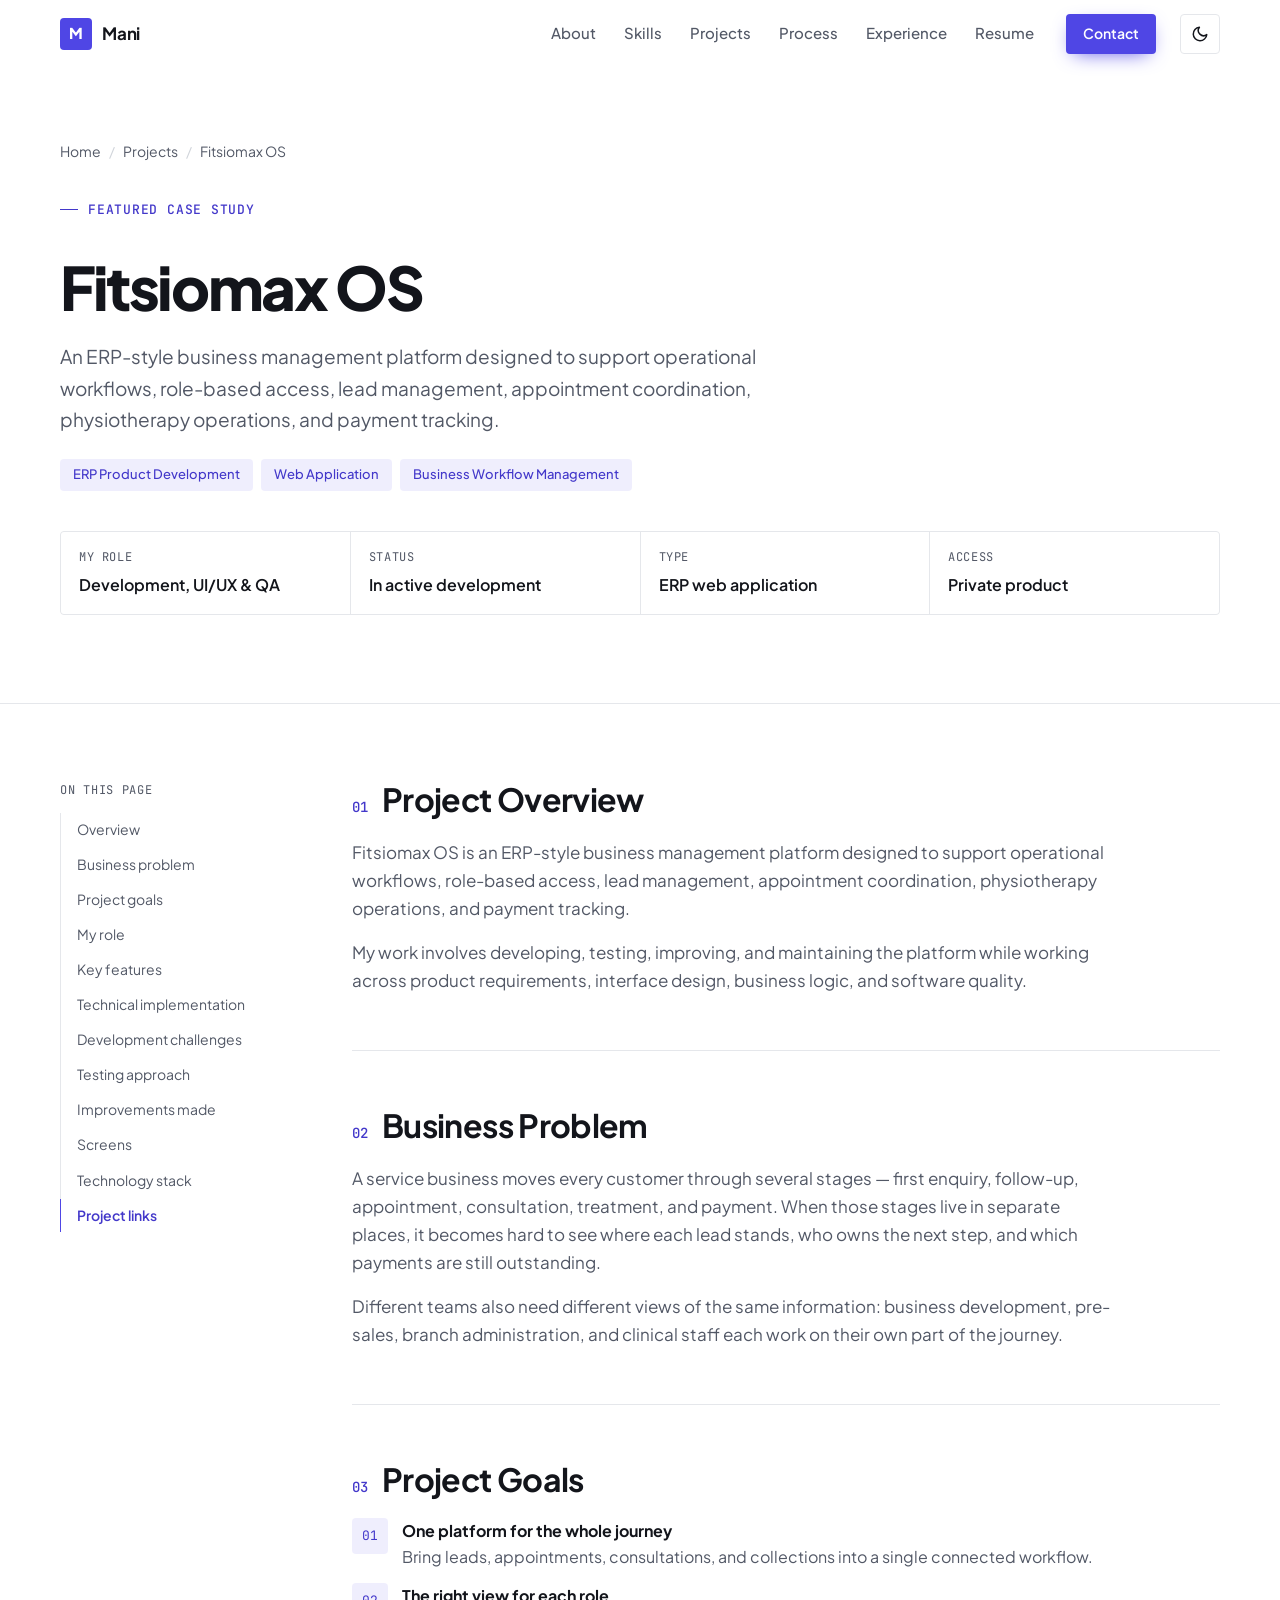
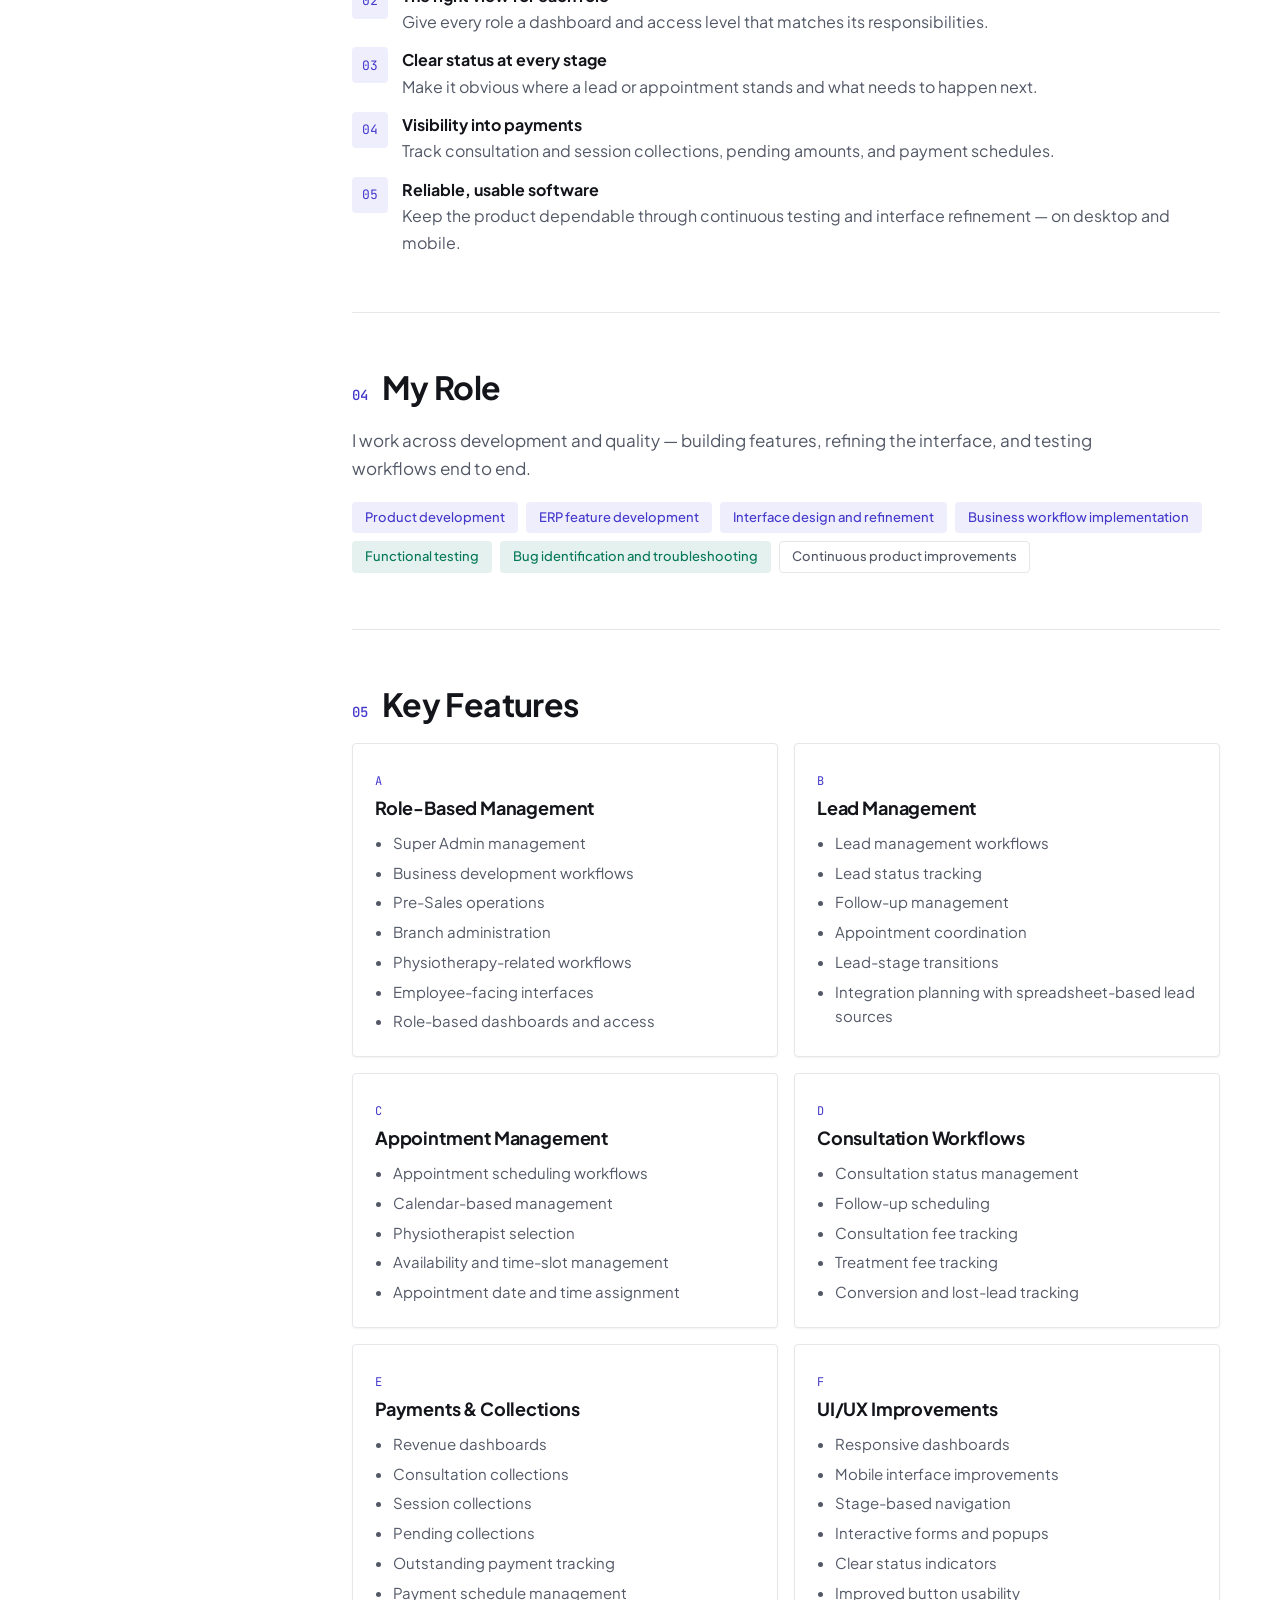
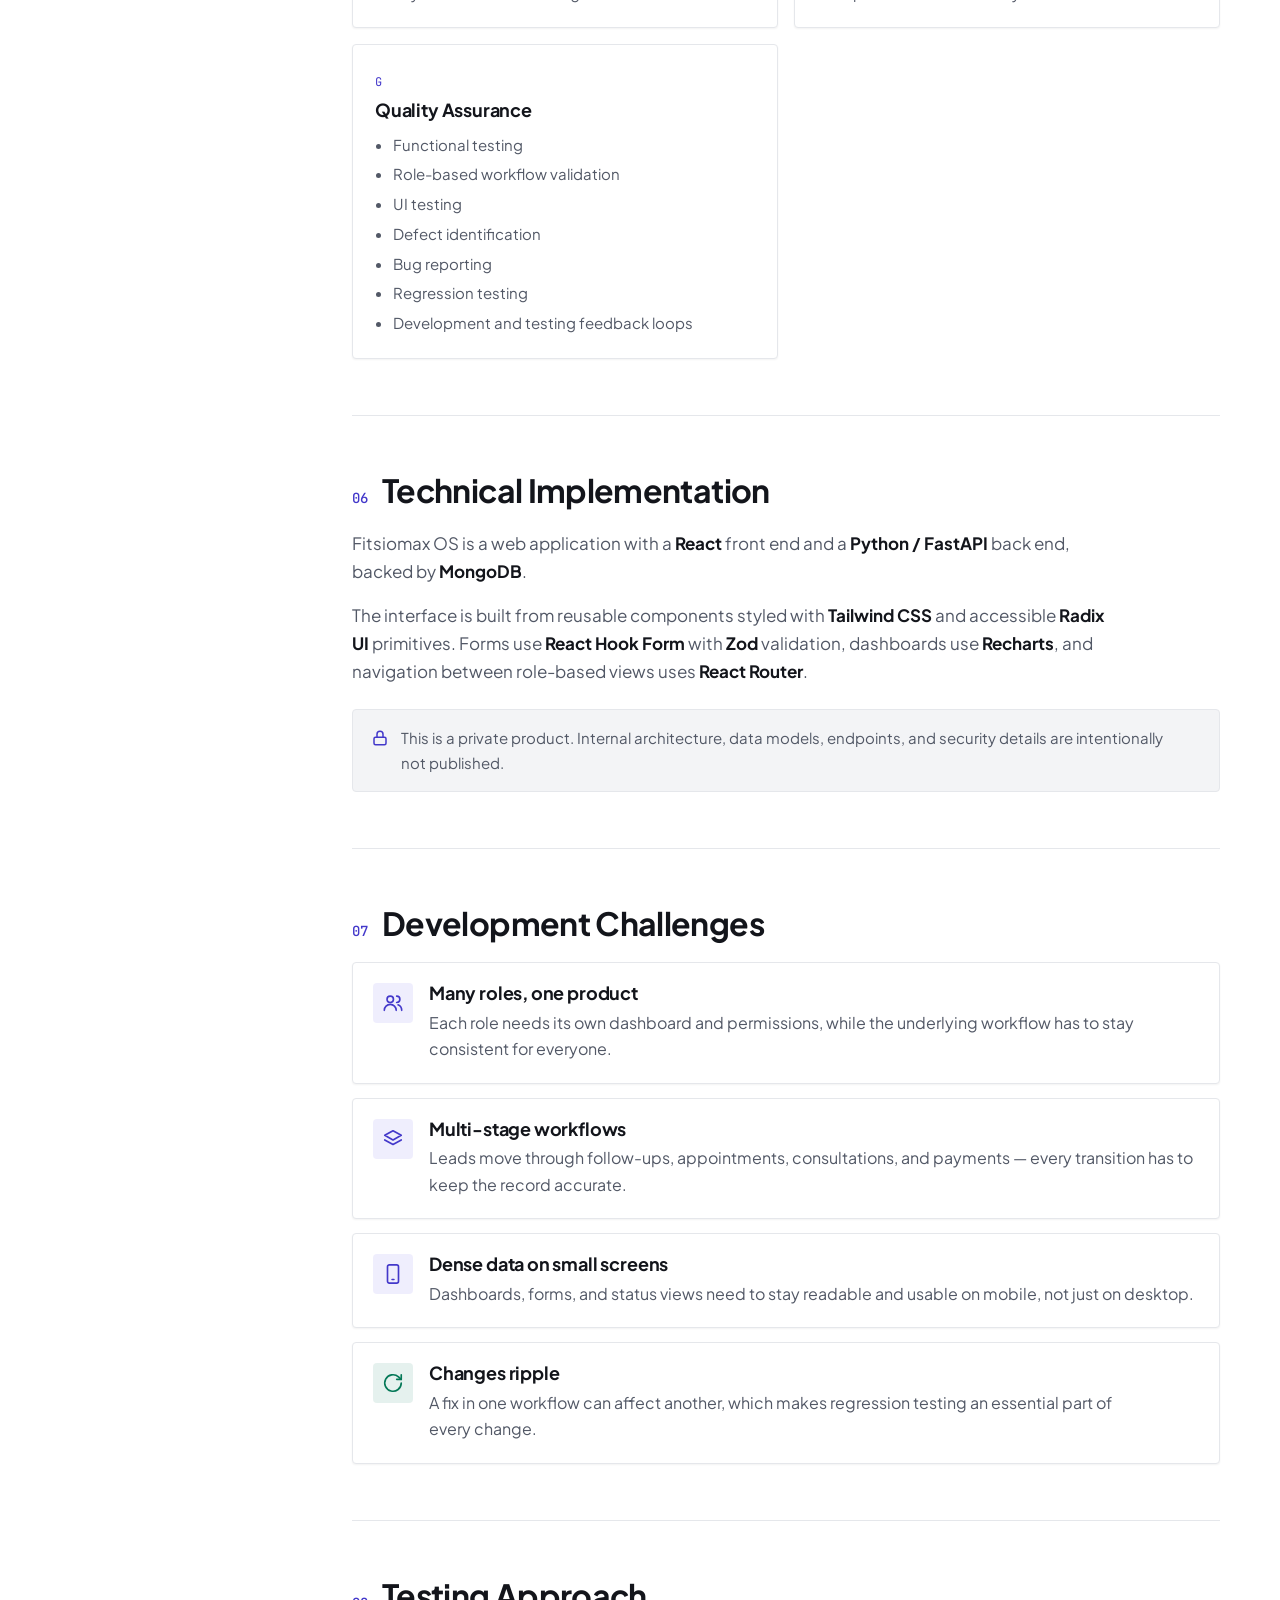
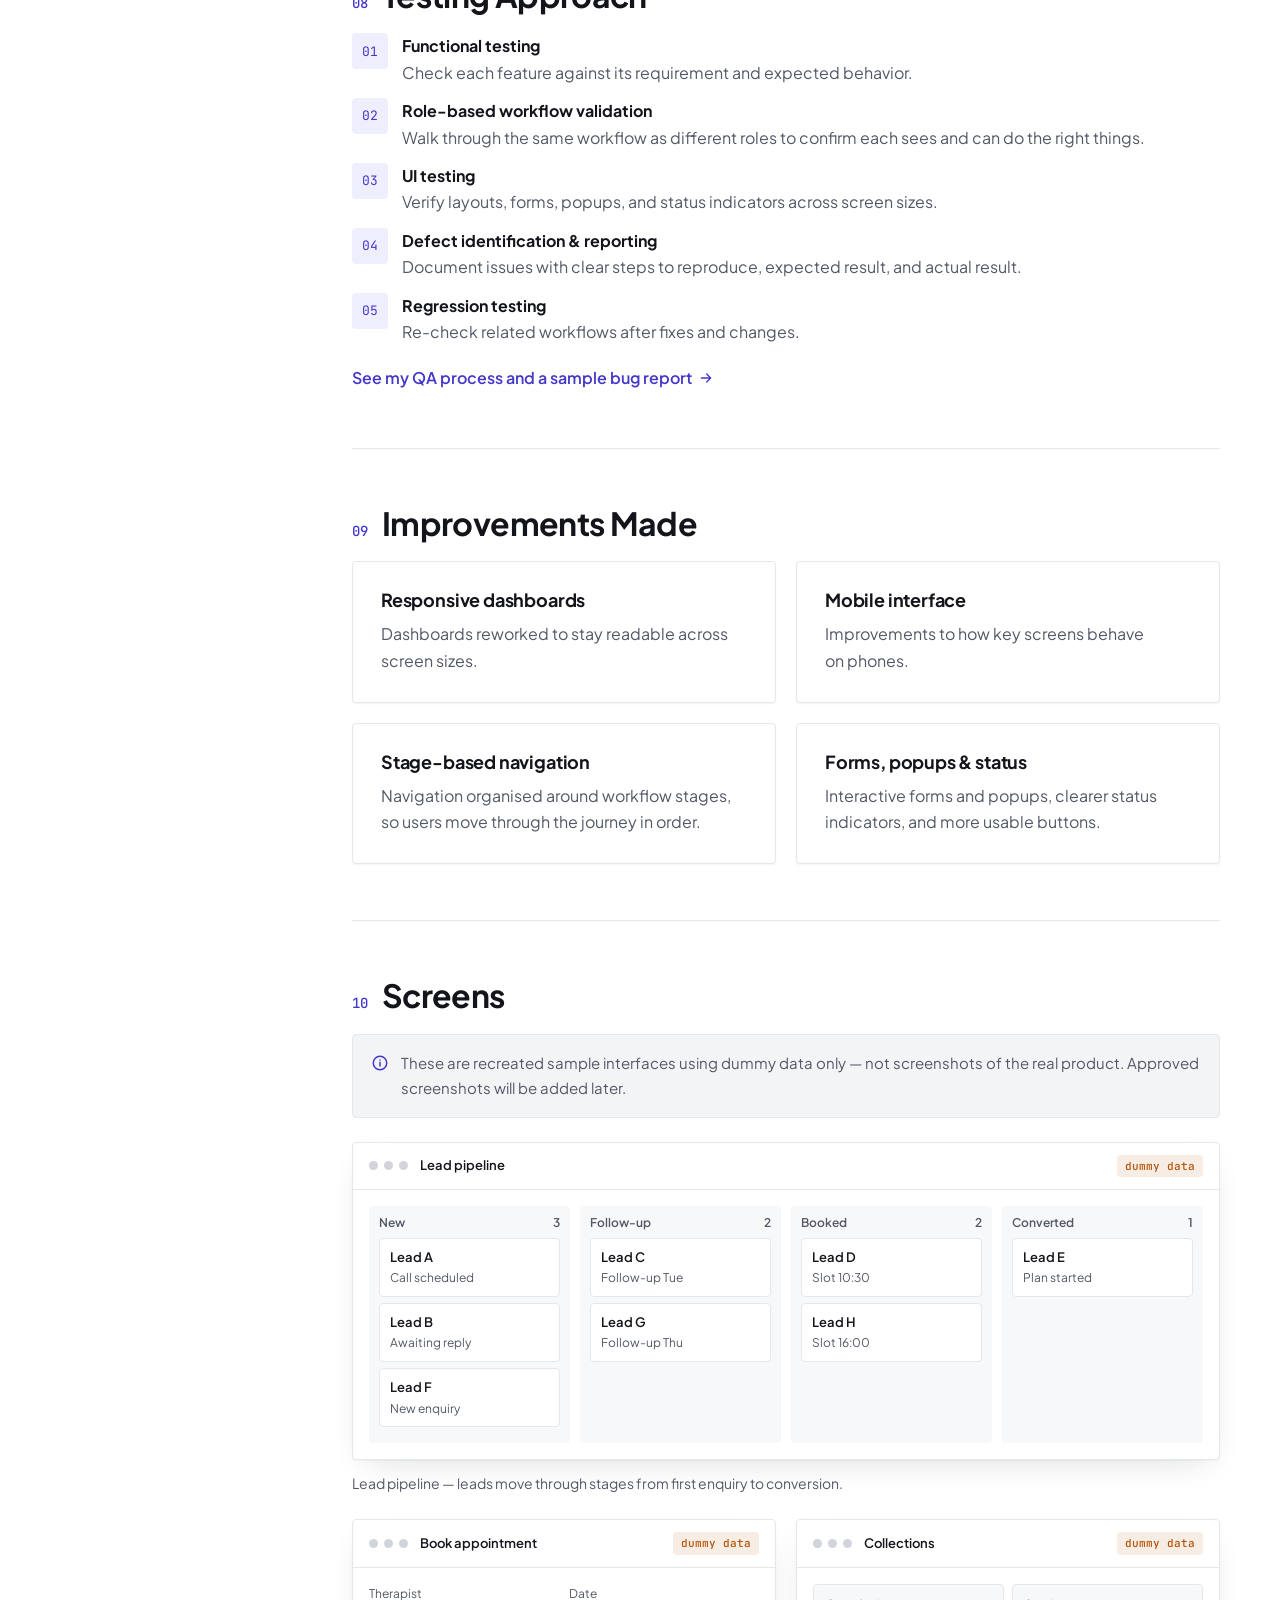
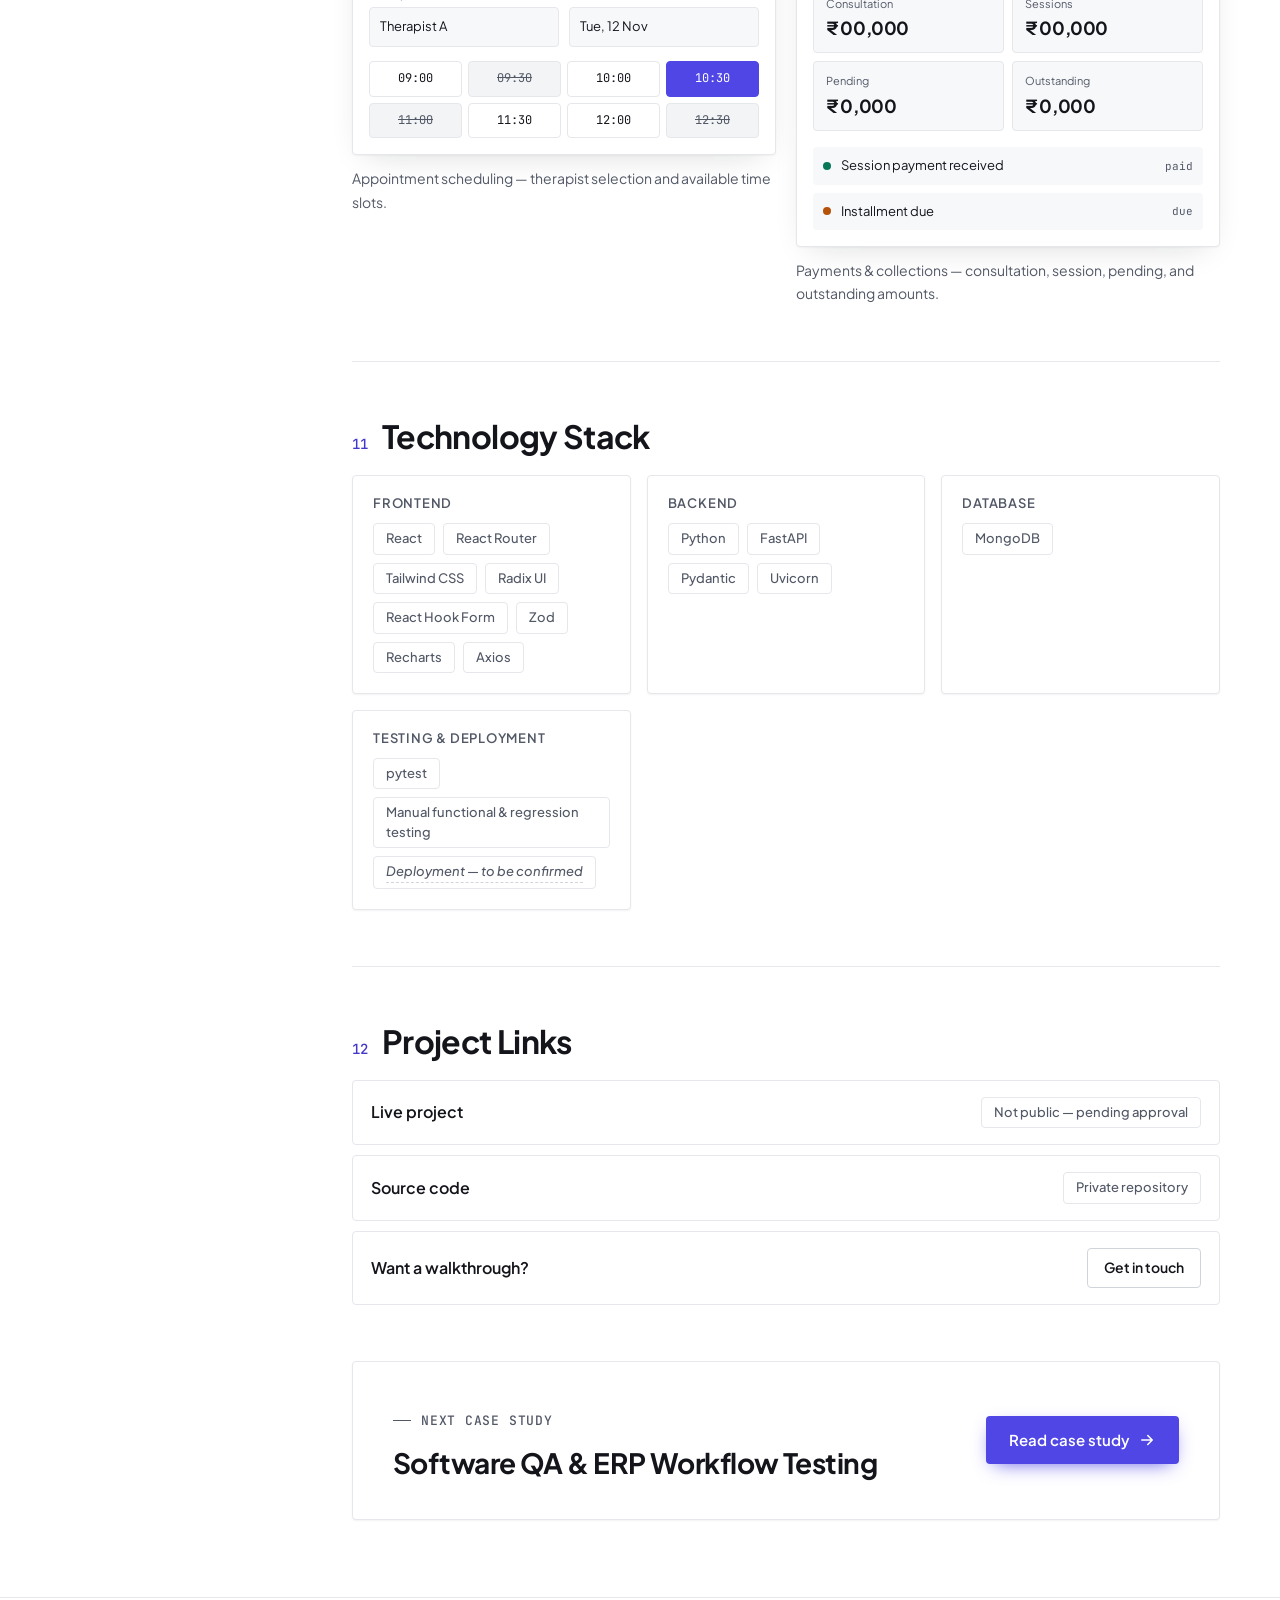
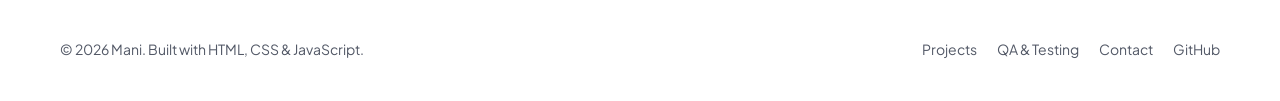
<file: projects/fitsiomax-os/index.html>
<!doctype html>
<html lang="en" data-root="../../">
<head>
  <meta charset="utf-8">
  <meta name="viewport" content="width=device-width, initial-scale=1">
  <title>Fitsiomax OS — ERP Product Case Study | Mani</title>
  <meta name="description" content="Case study: Fitsiomax OS, an ERP-style business management platform for role-based operations, leads, appointments, consultations, and payments — developed and tested by Mani.">
  <link rel="canonical" href="https://ficdrofx.github.io/MeeeWeb/projects/fitsiomax-os/">

  <meta property="og:type" content="article">
  <meta property="og:site_name" content="Mani — Portfolio">
  <meta property="og:title" content="Fitsiomax OS — ERP Product Case Study">
  <meta property="og:description" content="Role-based ERP workflows for leads, appointments, consultations, and payments — development, UI/UX, and QA.">
  <meta property="og:url" content="https://ficdrofx.github.io/MeeeWeb/projects/fitsiomax-os/">
  <meta property="og:image" content="https://ficdrofx.github.io/MeeeWeb/assets/img/og-image.png">
  <meta name="twitter:card" content="summary_large_image">

  <meta name="theme-color" content="#ffffff">
  <link rel="icon" href="../../assets/img/favicon.svg" type="image/svg+xml">
  <link rel="apple-touch-icon" href="../../assets/img/apple-touch-icon.png">

  <script>
    (function () {
      var t;
      try { t = localStorage.getItem("theme"); } catch (e) {}
      if (t !== "light" && t !== "dark") t = "light";
      document.documentElement.setAttribute("data-theme", t);
      document.documentElement.classList.add("js");
    })();
  </script>

  <link rel="preconnect" href="https://fonts.googleapis.com">
  <link rel="preconnect" href="https://fonts.gstatic.com" crossorigin>
  <link rel="stylesheet" href="https://fonts.googleapis.com/css2?family=JetBrains+Mono:wght@400;500;600&family=Plus+Jakarta+Sans:wght@400;500;600;700;800&display=swap">
  <link rel="stylesheet" href="../../assets/css/styles.css">
  <script src="../../assets/js/config.js" defer></script>
  <script src="../../assets/js/main.js" defer></script>
</head>
<body>
  <a class="skip-link" href="#main">Skip to content</a>

  <header class="site-header">
    <div class="container header-inner">
      <a class="brand" href="../../" aria-label="Mani, home">
        <span class="brand-mark" aria-hidden="true">M</span>
        <span>Mani</span>
      </a>
      <nav id="site-nav" class="site-nav" aria-label="Primary">
        <ul class="nav-list">
          <li><a class="nav-link" href="../../#about">About</a></li>
          <li><a class="nav-link" href="../../#skills">Skills</a></li>
          <li><a class="nav-link" href="../../#projects">Projects</a></li>
          <li><a class="nav-link" href="../../#process">Process</a></li>
          <li><a class="nav-link" href="../../#experience">Experience</a></li>
          <li><a class="nav-link" href="../../#resume">Resume</a></li>
        </ul>
        <a class="btn btn-primary btn-sm nav-cta" href="../../#contact">Contact</a>
      </nav>
      <div class="header-actions">
        <button class="icon-btn" type="button" data-theme-toggle aria-label="Switch theme">
          <svg class="icon-sun" viewBox="0 0 24 24" fill="none" stroke="currentColor" stroke-width="2" stroke-linecap="round" aria-hidden="true"><circle cx="12" cy="12" r="4"/><path d="M12 2v2M12 20v2M4.9 4.9l1.4 1.4M17.7 17.7l1.4 1.4M2 12h2M20 12h2M4.9 19.1l1.4-1.4M17.7 6.3l1.4-1.4"/></svg>
          <svg class="icon-moon" viewBox="0 0 24 24" fill="none" stroke="currentColor" stroke-width="2" stroke-linecap="round" stroke-linejoin="round" aria-hidden="true"><path d="M21 12.8A9 9 0 1 1 11.2 3a7 7 0 0 0 9.8 9.8z"/></svg>
        </button>
        <button class="icon-btn menu-toggle" type="button" data-menu-toggle aria-controls="site-nav" aria-expanded="false" aria-label="Open menu">
          <svg class="icon-menu" viewBox="0 0 24 24" fill="none" stroke="currentColor" stroke-width="2" stroke-linecap="round" aria-hidden="true"><path d="M4 7h16M4 12h16M4 17h16"/></svg>
          <svg class="icon-close" viewBox="0 0 24 24" fill="none" stroke="currentColor" stroke-width="2" stroke-linecap="round" aria-hidden="true"><path d="M6 6l12 12M18 6 6 18"/></svg>
        </button>
      </div>
    </div>
  </header>

  <main id="main" tabindex="-1">
    <section class="case-hero">
      <div class="container">
        <nav aria-label="Breadcrumb">
          <ol class="breadcrumb">
            <li><a href="../../">Home</a></li>
            <li><a href="../../#projects">Projects</a></li>
            <li aria-current="page">Fitsiomax OS</li>
          </ol>
        </nav>
        <p class="eyebrow reveal">Featured case study</p>
        <h1 class="case-title reveal">Fitsiomax OS</h1>
        <p class="case-summary reveal reveal-delay-1">An ERP-style business management platform designed to support operational workflows, role-based access, lead management, appointment coordination, physiotherapy operations, and payment tracking.</p>
        <ul class="tag-list reveal reveal-delay-2" style="margin-top:24px">
          <li class="tag tag-accent">ERP Product Development</li>
          <li class="tag tag-accent">Web Application</li>
          <li class="tag tag-accent">Business Workflow Management</li>
        </ul>
        <dl class="case-meta reveal reveal-delay-2">
          <div><dt>My role</dt><dd>Development, UI/UX &amp; QA</dd></div>
          <div><dt>Status</dt><dd>In active development</dd></div>
          <div><dt>Type</dt><dd>ERP web application</dd></div>
          <div><dt>Access</dt><dd>Private product</dd></div>
        </dl>
      </div>
    </section>

    <div class="container case-layout">
      <aside class="toc" aria-label="On this page">
        <p>On this page</p>
        <ol>
          <li><a href="#overview">Overview</a></li>
          <li><a href="#problem">Business problem</a></li>
          <li><a href="#goals">Project goals</a></li>
          <li><a href="#role">My role</a></li>
          <li><a href="#features">Key features</a></li>
          <li><a href="#implementation">Technical implementation</a></li>
          <li><a href="#challenges">Development challenges</a></li>
          <li><a href="#testing">Testing approach</a></li>
          <li><a href="#improvements">Improvements made</a></li>
          <li><a href="#screens">Screens</a></li>
          <li><a href="#stack">Technology stack</a></li>
          <li><a href="#links">Project links</a></li>
        </ol>
      </aside>

      <div class="case-content">
        <section id="overview" class="case-section" aria-labelledby="h-overview">
          <h2 id="h-overview"><span class="num">01</span>Project Overview</h2>
          <div class="prose">
            <p>Fitsiomax OS is an ERP-style business management platform designed to support operational workflows, role-based access, lead management, appointment coordination, physiotherapy operations, and payment tracking.</p>
            <p>My work involves developing, testing, improving, and maintaining the platform while working across product requirements, interface design, business logic, and software quality.</p>
          </div>
        </section>

        <section id="problem" class="case-section" aria-labelledby="h-problem">
          <h2 id="h-problem"><span class="num">02</span>Business Problem</h2>
          <div class="prose">
            <p>A service business moves every customer through several stages — first enquiry, follow-up, appointment, consultation, treatment, and payment. When those stages live in separate places, it becomes hard to see where each lead stands, who owns the next step, and which payments are still outstanding.</p>
            <p>Different teams also need different views of the same information: business development, pre-sales, branch administration, and clinical staff each work on their own part of the journey.</p>
          </div>
        </section>

        <section id="goals" class="case-section" aria-labelledby="h-goals">
          <h2 id="h-goals"><span class="num">03</span>Project Goals</h2>
          <ol class="steps">
            <li><div><strong>One platform for the whole journey</strong>Bring leads, appointments, consultations, and collections into a single connected workflow.</div></li>
            <li><div><strong>The right view for each role</strong>Give every role a dashboard and access level that matches its responsibilities.</div></li>
            <li><div><strong>Clear status at every stage</strong>Make it obvious where a lead or appointment stands and what needs to happen next.</div></li>
            <li><div><strong>Visibility into payments</strong>Track consultation and session collections, pending amounts, and payment schedules.</div></li>
            <li><div><strong>Reliable, usable software</strong>Keep the product dependable through continuous testing and interface refinement — on desktop and mobile.</div></li>
          </ol>
        </section>

        <section id="role" class="case-section" aria-labelledby="h-role">
          <h2 id="h-role"><span class="num">04</span>My Role</h2>
          <div class="prose"><p>I work across development and quality — building features, refining the interface, and testing workflows end to end.</p></div>
          <ul class="tag-list" style="margin-top:20px">
            <li class="tag tag-accent">Product development</li>
            <li class="tag tag-accent">ERP feature development</li>
            <li class="tag tag-accent">Interface design and refinement</li>
            <li class="tag tag-accent">Business workflow implementation</li>
            <li class="tag tag-green">Functional testing</li>
            <li class="tag tag-green">Bug identification and troubleshooting</li>
            <li class="tag">Continuous product improvements</li>
          </ul>
        </section>

        <section id="features" class="case-section" aria-labelledby="h-features">
          <h2 id="h-features"><span class="num">05</span>Key Features</h2>
          <div class="feature-blocks">
            <article class="card feature-block">
              <span class="label">A</span>
              <h3>Role-Based Management</h3>
              <ul>
                <li>Super Admin management</li>
                <li>Business development workflows</li>
                <li>Pre-Sales operations</li>
                <li>Branch administration</li>
                <li>Physiotherapy-related workflows</li>
                <li>Employee-facing interfaces</li>
                <li>Role-based dashboards and access</li>
              </ul>
            </article>
            <article class="card feature-block">
              <span class="label">B</span>
              <h3>Lead Management</h3>
              <ul>
                <li>Lead management workflows</li>
                <li>Lead status tracking</li>
                <li>Follow-up management</li>
                <li>Appointment coordination</li>
                <li>Lead-stage transitions</li>
                <li>Integration planning with spreadsheet-based lead sources</li>
              </ul>
            </article>
            <article class="card feature-block">
              <span class="label">C</span>
              <h3>Appointment Management</h3>
              <ul>
                <li>Appointment scheduling workflows</li>
                <li>Calendar-based management</li>
                <li>Physiotherapist selection</li>
                <li>Availability and time-slot management</li>
                <li>Appointment date and time assignment</li>
              </ul>
            </article>
            <article class="card feature-block">
              <span class="label">D</span>
              <h3>Consultation Workflows</h3>
              <ul>
                <li>Consultation status management</li>
                <li>Follow-up scheduling</li>
                <li>Consultation fee tracking</li>
                <li>Treatment fee tracking</li>
                <li>Conversion and lost-lead tracking</li>
              </ul>
            </article>
            <article class="card feature-block">
              <span class="label">E</span>
              <h3>Payments &amp; Collections</h3>
              <ul>
                <li>Revenue dashboards</li>
                <li>Consultation collections</li>
                <li>Session collections</li>
                <li>Pending collections</li>
                <li>Outstanding payment tracking</li>
                <li>Payment schedule management</li>
              </ul>
            </article>
            <article class="card feature-block">
              <span class="label">F</span>
              <h3>UI/UX Improvements</h3>
              <ul>
                <li>Responsive dashboards</li>
                <li>Mobile interface improvements</li>
                <li>Stage-based navigation</li>
                <li>Interactive forms and popups</li>
                <li>Clear status indicators</li>
                <li>Improved button usability</li>
              </ul>
            </article>
            <article class="card feature-block">
              <span class="label">G</span>
              <h3>Quality Assurance</h3>
              <ul>
                <li>Functional testing</li>
                <li>Role-based workflow validation</li>
                <li>UI testing</li>
                <li>Defect identification</li>
                <li>Bug reporting</li>
                <li>Regression testing</li>
                <li>Development and testing feedback loops</li>
              </ul>
            </article>
          </div>
        </section>

        <section id="implementation" class="case-section" aria-labelledby="h-implementation">
          <h2 id="h-implementation"><span class="num">06</span>Technical Implementation</h2>
          <div class="prose">
            <p>Fitsiomax OS is a web application with a <strong>React</strong> front end and a <strong>Python / FastAPI</strong> back end, backed by <strong>MongoDB</strong>.</p>
            <p>The interface is built from reusable components styled with <strong>Tailwind CSS</strong> and accessible <strong>Radix UI</strong> primitives. Forms use <strong>React Hook Form</strong> with <strong>Zod</strong> validation, dashboards use <strong>Recharts</strong>, and navigation between role-based views uses <strong>React Router</strong>.</p>
          </div>
          <div class="callout" style="margin-top:24px">
            <svg viewBox="0 0 24 24" fill="none" stroke="currentColor" stroke-width="2" stroke-linecap="round" stroke-linejoin="round" aria-hidden="true"><rect x="4" y="11" width="16" height="10" rx="2"/><path d="M8 11V7a4 4 0 0 1 8 0v4"/></svg>
            <p>This is a private product. Internal architecture, data models, endpoints, and security details are intentionally not published.</p>
          </div>
        </section>

        <section id="challenges" class="case-section" aria-labelledby="h-challenges">
          <h2 id="h-challenges"><span class="num">07</span>Development Challenges</h2>
          <div class="challenge-list">
            <article class="card challenge">
              <span class="icon-tile"><svg viewBox="0 0 24 24" fill="none" stroke="currentColor" stroke-width="1.8" stroke-linecap="round" stroke-linejoin="round" aria-hidden="true"><circle cx="9" cy="8" r="3.5"/><path d="M2.5 20a6.5 6.5 0 0 1 13 0"/><path d="M16 4.5a3.5 3.5 0 0 1 0 7M21.5 20a6.5 6.5 0 0 0-4-6"/></svg></span>
              <div><h3>Many roles, one product</h3><p>Each role needs its own dashboard and permissions, while the underlying workflow has to stay consistent for everyone.</p></div>
            </article>
            <article class="card challenge">
              <span class="icon-tile"><svg viewBox="0 0 24 24" fill="none" stroke="currentColor" stroke-width="1.8" stroke-linecap="round" stroke-linejoin="round" aria-hidden="true"><path d="m12 3 9 5-9 5-9-5z"/><path d="m3 13 9 5 9-5"/></svg></span>
              <div><h3>Multi-stage workflows</h3><p>Leads move through follow-ups, appointments, consultations, and payments — every transition has to keep the record accurate.</p></div>
            </article>
            <article class="card challenge">
              <span class="icon-tile"><svg viewBox="0 0 24 24" fill="none" stroke="currentColor" stroke-width="1.8" stroke-linecap="round" stroke-linejoin="round" aria-hidden="true"><rect x="6" y="2" width="12" height="20" rx="2"/><path d="M11 18h2"/></svg></span>
              <div><h3>Dense data on small screens</h3><p>Dashboards, forms, and status views need to stay readable and usable on mobile, not just on desktop.</p></div>
            </article>
            <article class="card challenge">
              <span class="icon-tile green"><svg viewBox="0 0 24 24" fill="none" stroke="currentColor" stroke-width="1.8" stroke-linecap="round" stroke-linejoin="round" aria-hidden="true"><path d="M21 12a9 9 0 1 1-3-6.7L21 8"/><path d="M21 3v5h-5"/></svg></span>
              <div><h3>Changes ripple</h3><p>A fix in one workflow can affect another, which makes regression testing an essential part of every change.</p></div>
            </article>
          </div>
        </section>

        <section id="testing" class="case-section" aria-labelledby="h-testing">
          <h2 id="h-testing"><span class="num">08</span>Testing Approach</h2>
          <ol class="steps">
            <li><div><strong>Functional testing</strong>Check each feature against its requirement and expected behavior.</div></li>
            <li><div><strong>Role-based workflow validation</strong>Walk through the same workflow as different roles to confirm each sees and can do the right things.</div></li>
            <li><div><strong>UI testing</strong>Verify layouts, forms, popups, and status indicators across screen sizes.</div></li>
            <li><div><strong>Defect identification &amp; reporting</strong>Document issues with clear steps to reproduce, expected result, and actual result.</div></li>
            <li><div><strong>Regression testing</strong>Re-check related workflows after fixes and changes.</div></li>
          </ol>
          <p style="margin-top:20px"><a class="text-link" href="../qa-testing/">See my QA process and a sample bug report <svg viewBox="0 0 24 24" fill="none" stroke="currentColor" stroke-width="2" stroke-linecap="round" stroke-linejoin="round" aria-hidden="true"><path d="M5 12h14M13 6l6 6-6 6"/></svg></a></p>
        </section>

        <section id="improvements" class="case-section" aria-labelledby="h-improvements">
          <h2 id="h-improvements"><span class="num">09</span>Improvements Made</h2>
          <div class="grid grid-2">
            <div class="card"><h3>Responsive dashboards</h3><p>Dashboards reworked to stay readable across screen sizes.</p></div>
            <div class="card"><h3>Mobile interface</h3><p>Improvements to how key screens behave on phones.</p></div>
            <div class="card"><h3>Stage-based navigation</h3><p>Navigation organised around workflow stages, so users move through the journey in order.</p></div>
            <div class="card"><h3>Forms, popups &amp; status</h3><p>Interactive forms and popups, clearer status indicators, and more usable buttons.</p></div>
          </div>
        </section>

        <section id="screens" class="case-section" aria-labelledby="h-screens">
          <h2 id="h-screens"><span class="num">10</span>Screens</h2>
          <div class="callout" style="margin-bottom:24px">
            <svg viewBox="0 0 24 24" fill="none" stroke="currentColor" stroke-width="2" stroke-linecap="round" stroke-linejoin="round" aria-hidden="true"><circle cx="12" cy="12" r="9"/><path d="M12 11v5M12 8h.01"/></svg>
            <p>These are recreated sample interfaces using dummy data only — not screenshots of the real product. Approved screenshots will be added later.</p>
          </div>
          <div class="screens">
            <figure class="screen-figure">
              <div class="mock-window" aria-hidden="true">
                <div class="mock-bar"><span class="dots"><i></i><i></i><i></i></span><span class="mock-title">Lead pipeline</span><span class="mock-pill">dummy data</span></div>
                <div class="mock-body">
                  <div class="mock-board">
                    <div class="mock-col"><h4>New <span>3</span></h4>
                      <div class="mock-item"><b>Lead A</b><span>Call scheduled</span></div>
                      <div class="mock-item"><b>Lead B</b><span>Awaiting reply</span></div>
                      <div class="mock-item"><b>Lead F</b><span>New enquiry</span></div>
                    </div>
                    <div class="mock-col"><h4>Follow-up <span>2</span></h4>
                      <div class="mock-item"><b>Lead C</b><span>Follow-up Tue</span></div>
                      <div class="mock-item"><b>Lead G</b><span>Follow-up Thu</span></div>
                    </div>
                    <div class="mock-col"><h4>Booked <span>2</span></h4>
                      <div class="mock-item"><b>Lead D</b><span>Slot 10:30</span></div>
                      <div class="mock-item"><b>Lead H</b><span>Slot 16:00</span></div>
                    </div>
                    <div class="mock-col"><h4>Converted <span>1</span></h4>
                      <div class="mock-item"><b>Lead E</b><span>Plan started</span></div>
                    </div>
                  </div>
                </div>
              </div>
              <figcaption>Lead pipeline — leads move through stages from first enquiry to conversion.</figcaption>
            </figure>

            <div class="grid grid-2">
              <figure class="screen-figure">
                <div class="mock-window" aria-hidden="true">
                  <div class="mock-bar"><span class="dots"><i></i><i></i><i></i></span><span class="mock-title">Book appointment</span><span class="mock-pill">dummy data</span></div>
                  <div class="mock-body">
                    <div class="mock-form-row">
                      <div class="mock-field">Therapist<div>Therapist A</div></div>
                      <div class="mock-field">Date<div>Tue, 12 Nov</div></div>
                    </div>
                    <div class="mock-slots">
                      <span>09:00</span><span class="booked">09:30</span><span>10:00</span><span class="picked">10:30</span>
                      <span class="booked">11:00</span><span>11:30</span><span>12:00</span><span class="booked">12:30</span>
                    </div>
                  </div>
                </div>
                <figcaption>Appointment scheduling — therapist selection and available time slots.</figcaption>
              </figure>

              <figure class="screen-figure">
                <div class="mock-window" aria-hidden="true">
                  <div class="mock-bar"><span class="dots"><i></i><i></i><i></i></span><span class="mock-title">Collections</span><span class="mock-pill">dummy data</span></div>
                  <div class="mock-body">
                    <div class="mock-stats" style="grid-template-columns:repeat(2,1fr)">
                      <div class="mock-stat"><span>Consultation</span><strong>₹ 00,000</strong></div>
                      <div class="mock-stat"><span>Sessions</span><strong>₹ 00,000</strong></div>
                      <div class="mock-stat"><span>Pending</span><strong>₹ 0,000</strong></div>
                      <div class="mock-stat"><span>Outstanding</span><strong>₹ 0,000</strong></div>
                    </div>
                    <ul class="mock-rows">
                      <li><span class="dot dot-green"></span>Session payment received<span>paid</span></li>
                      <li><span class="dot dot-amber"></span>Installment due<span>due</span></li>
                    </ul>
                  </div>
                </div>
                <figcaption>Payments &amp; collections — consultation, session, pending, and outstanding amounts.</figcaption>
              </figure>
            </div>
          </div>
        </section>

        <section id="stack" class="case-section" aria-labelledby="h-stack">
          <h2 id="h-stack"><span class="num">11</span>Technology Stack</h2>
          <div class="stack-groups">
            <div class="card stack-group">
              <h3>Frontend</h3>
              <ul class="tag-list">
                <li class="tag">React</li><li class="tag">React Router</li><li class="tag">Tailwind CSS</li><li class="tag">Radix UI</li><li class="tag">React Hook Form</li><li class="tag">Zod</li><li class="tag">Recharts</li><li class="tag">Axios</li>
              </ul>
            </div>
            <div class="card stack-group">
              <h3>Backend</h3>
              <ul class="tag-list">
                <li class="tag">Python</li><li class="tag">FastAPI</li><li class="tag">Pydantic</li><li class="tag">Uvicorn</li>
              </ul>
            </div>
            <div class="card stack-group">
              <h3>Database</h3>
              <ul class="tag-list"><li class="tag">MongoDB</li></ul>
            </div>
            <div class="card stack-group">
              <h3>Testing &amp; Deployment</h3>
              <ul class="tag-list">
                <li class="tag">pytest</li>
                <li class="tag">Manual functional &amp; regression testing</li>
                <!-- EDIT: add your deployment platform once confirmed -->
                <li class="tag"><span class="ph">Deployment — to be confirmed</span></li>
              </ul>
            </div>
          </div>
        </section>

        <section id="links" class="case-section" aria-labelledby="h-links">
          <h2 id="h-links"><span class="num">12</span>Project Links</h2>
          <ul class="link-list">
            <li class="link-row"><span>Live project</span><span class="tag">Not public — pending approval</span></li>
            <li class="link-row"><span>Source code</span><span class="tag">Private repository</span></li>
            <li class="link-row"><span>Want a walkthrough?</span><a class="btn btn-secondary btn-sm" href="../../#contact">Get in touch</a></li>
          </ul>
        </section>

        <div class="card case-next">
          <div>
            <p class="eyebrow">Next case study</p>
            <h2>Software QA &amp; ERP Workflow Testing</h2>
          </div>
          <a class="btn btn-primary" href="../qa-testing/">
            Read case study
            <svg class="icon-arrow" viewBox="0 0 24 24" fill="none" stroke="currentColor" stroke-width="2" stroke-linecap="round" stroke-linejoin="round" aria-hidden="true"><path d="M5 12h14M13 6l6 6-6 6"/></svg>
          </a>
        </div>
      </div>
    </div>
  </main>

  <footer class="site-footer">
    <div class="container footer-inner">
      <p>© <span data-year>2026</span> Mani. Built with HTML, CSS &amp; JavaScript.</p>
      <ul class="footer-links">
        <li><a href="../../#projects">Projects</a></li>
        <li><a href="../qa-testing/">QA &amp; Testing</a></li>
        <li><a href="../../#contact">Contact</a></li>
        <li><a data-link="github" href="https://github.com/FicdroFx">GitHub</a></li>
      </ul>
    </div>
  </footer>

  <button class="back-to-top" type="button" data-back-to-top aria-label="Back to top">
    <svg viewBox="0 0 24 24" fill="none" stroke="currentColor" stroke-width="2" stroke-linecap="round" stroke-linejoin="round" aria-hidden="true"><path d="M12 19V5M6 11l6-6 6 6"/></svg>
  </button>
</body>
</html>
</file>
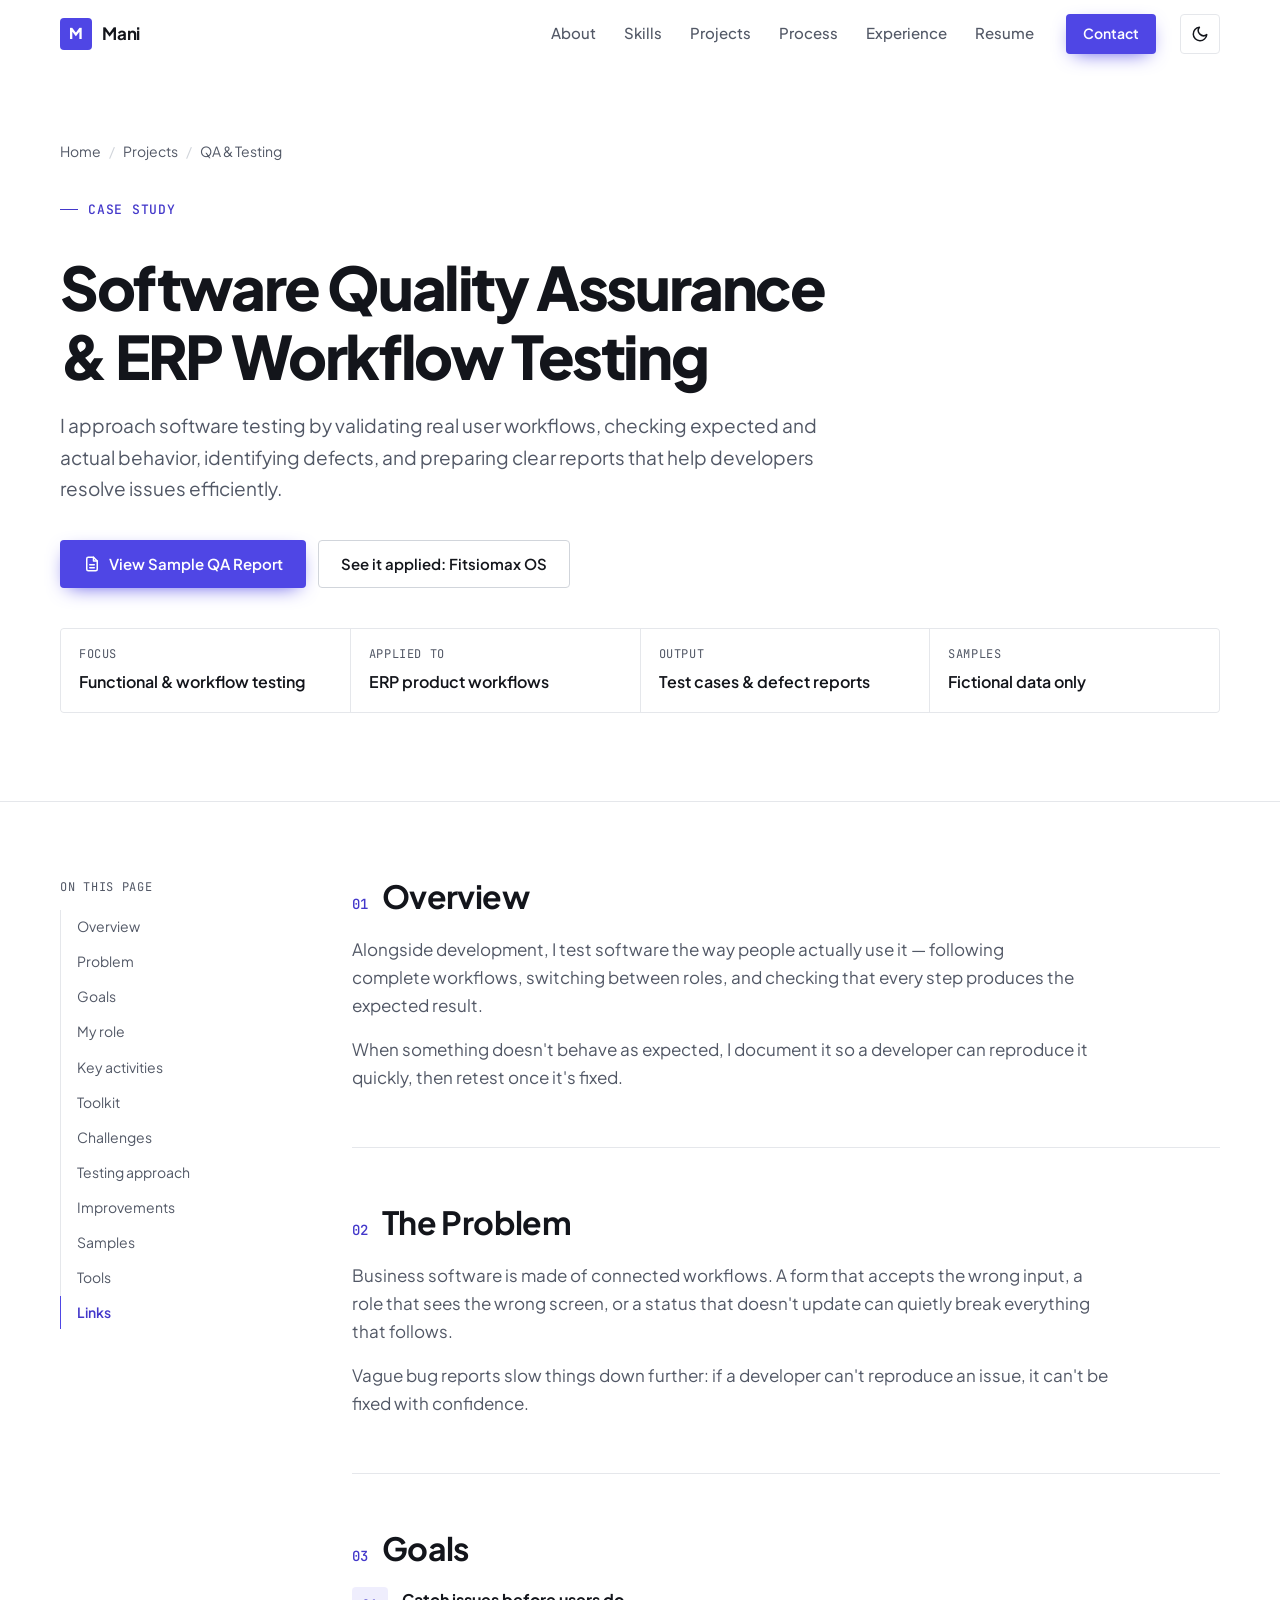
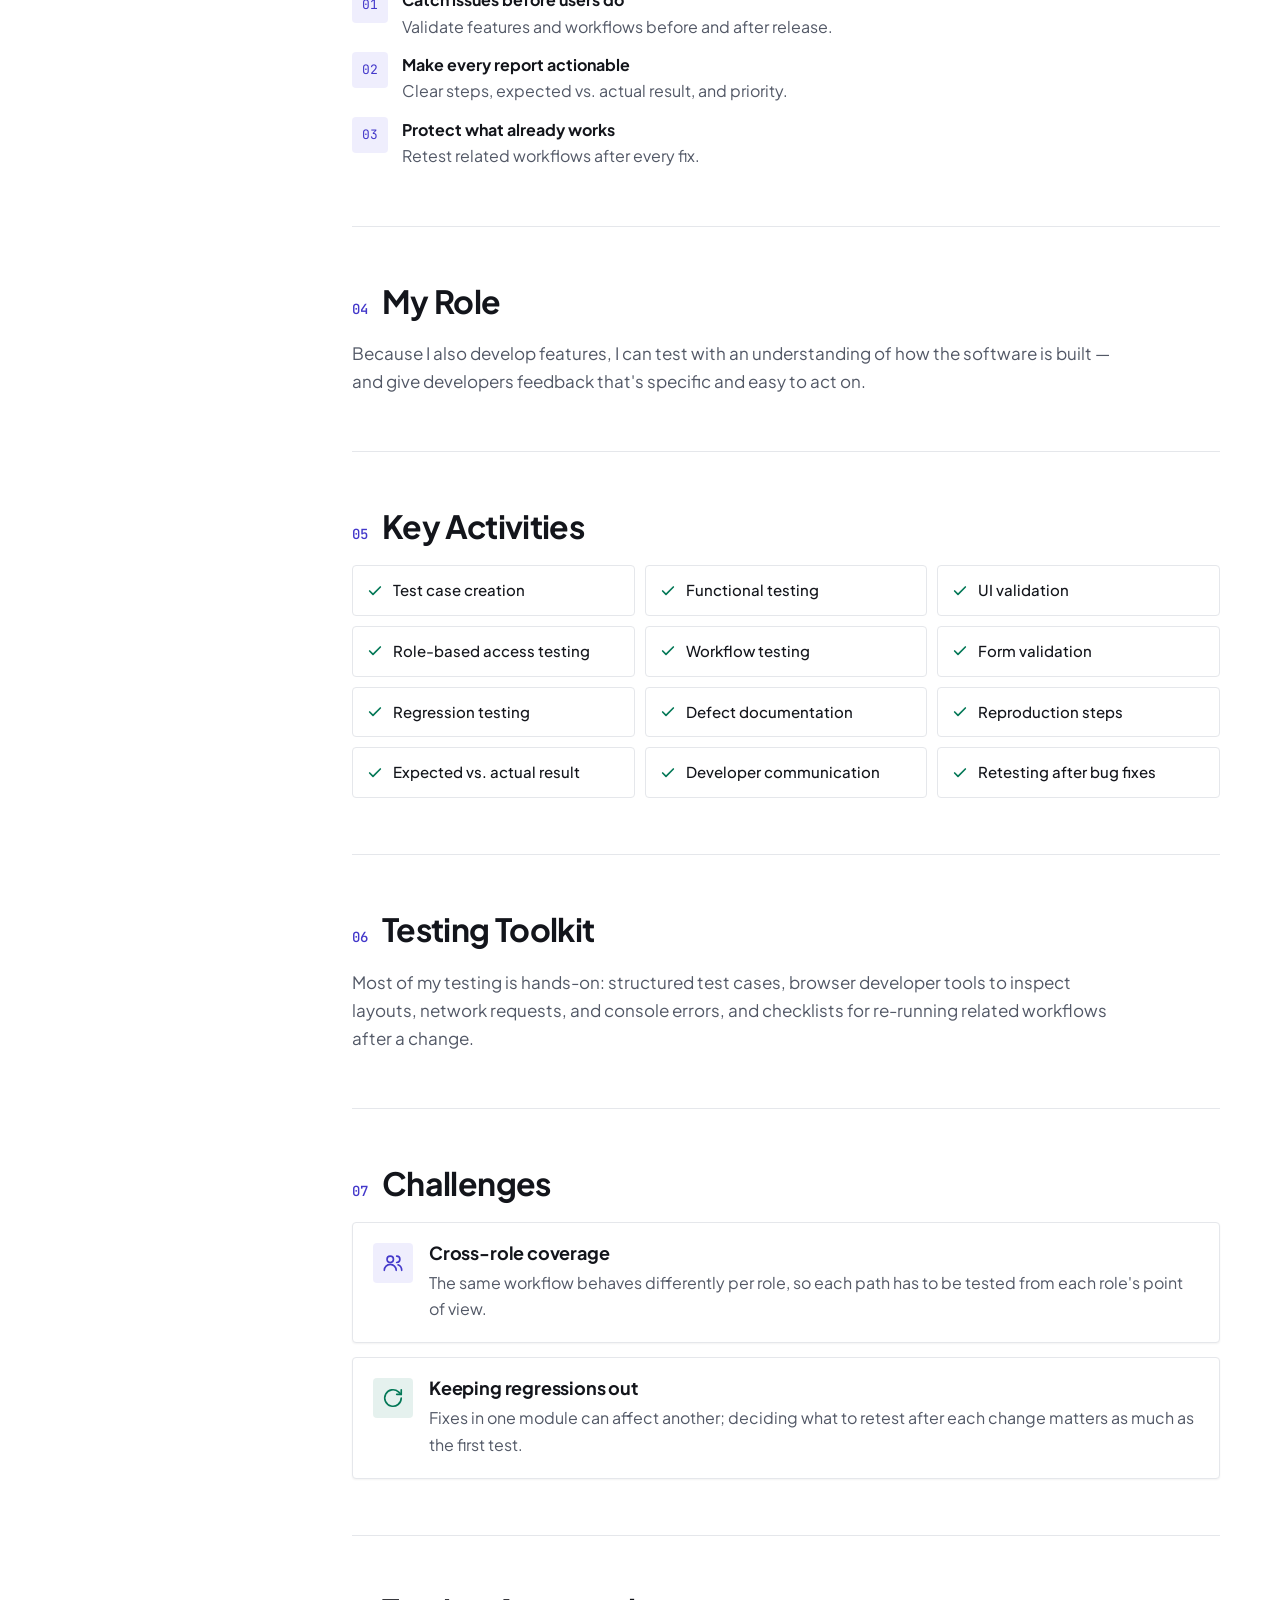
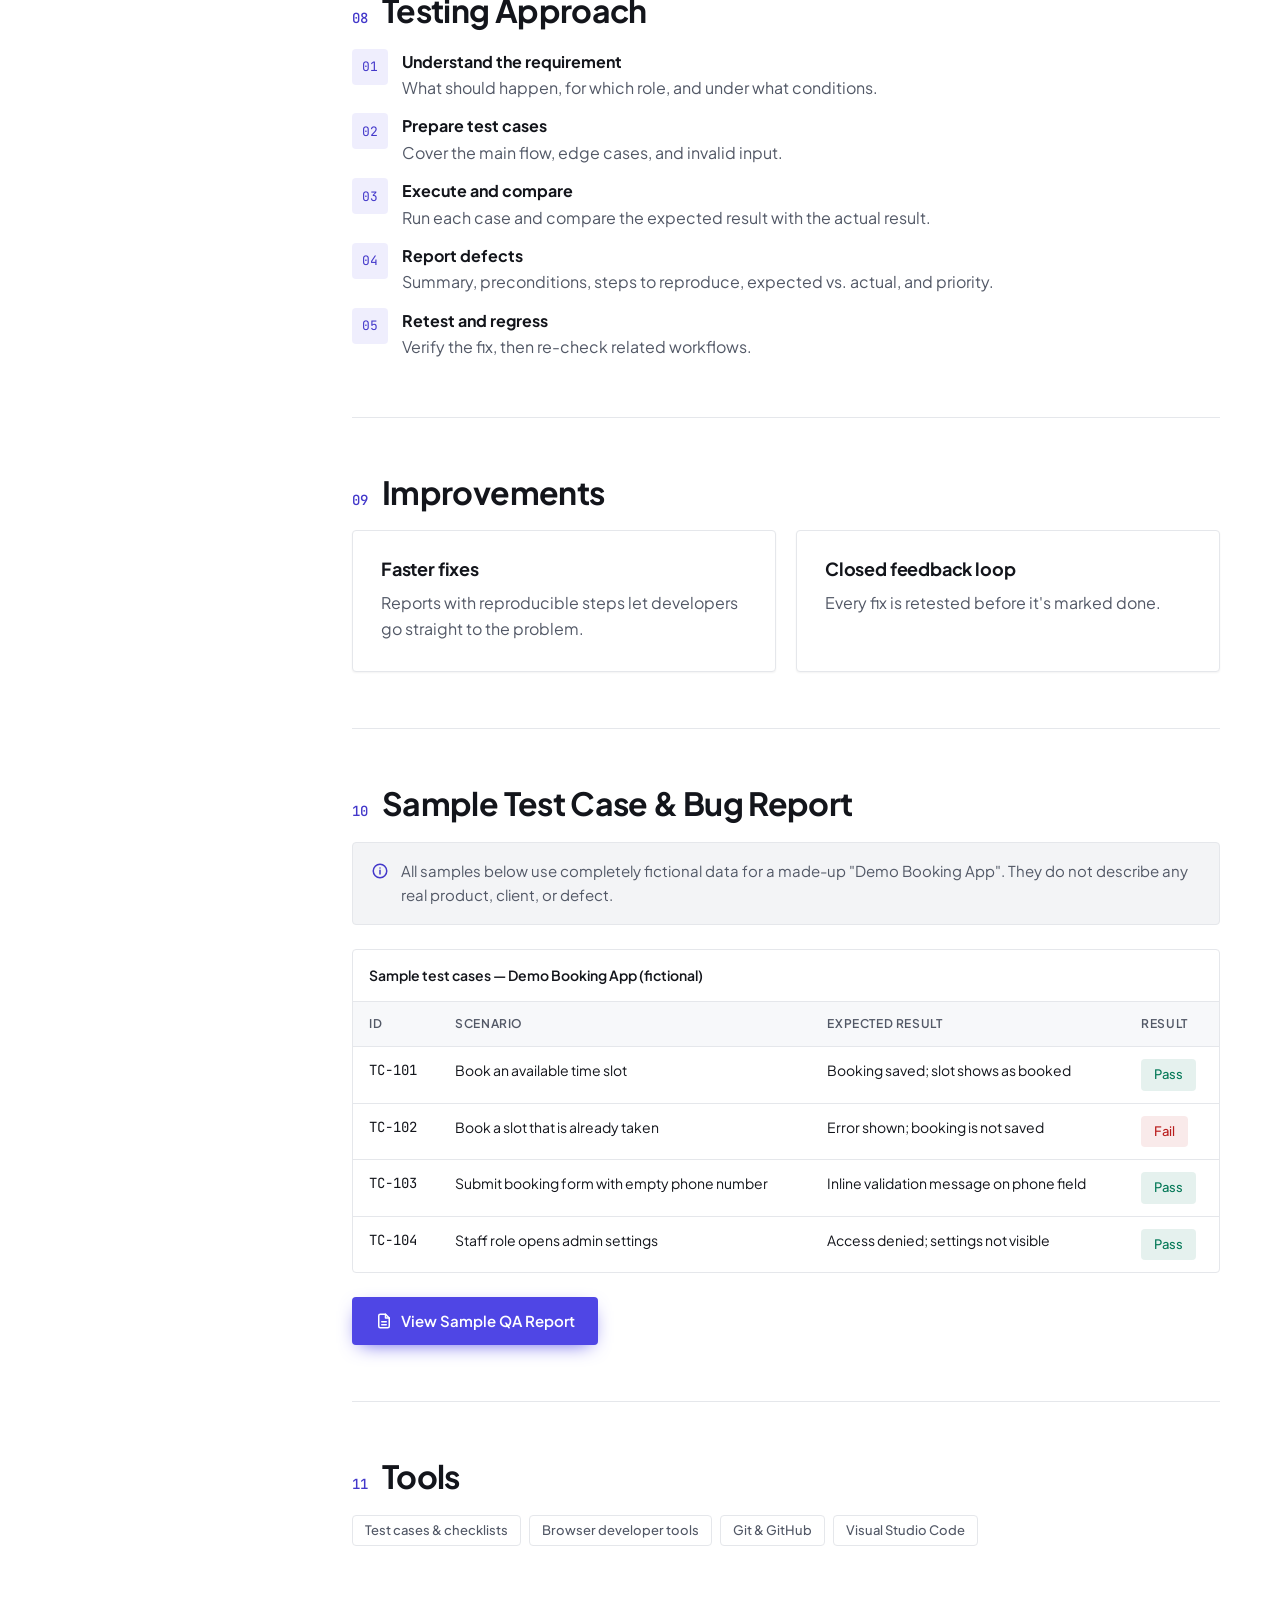
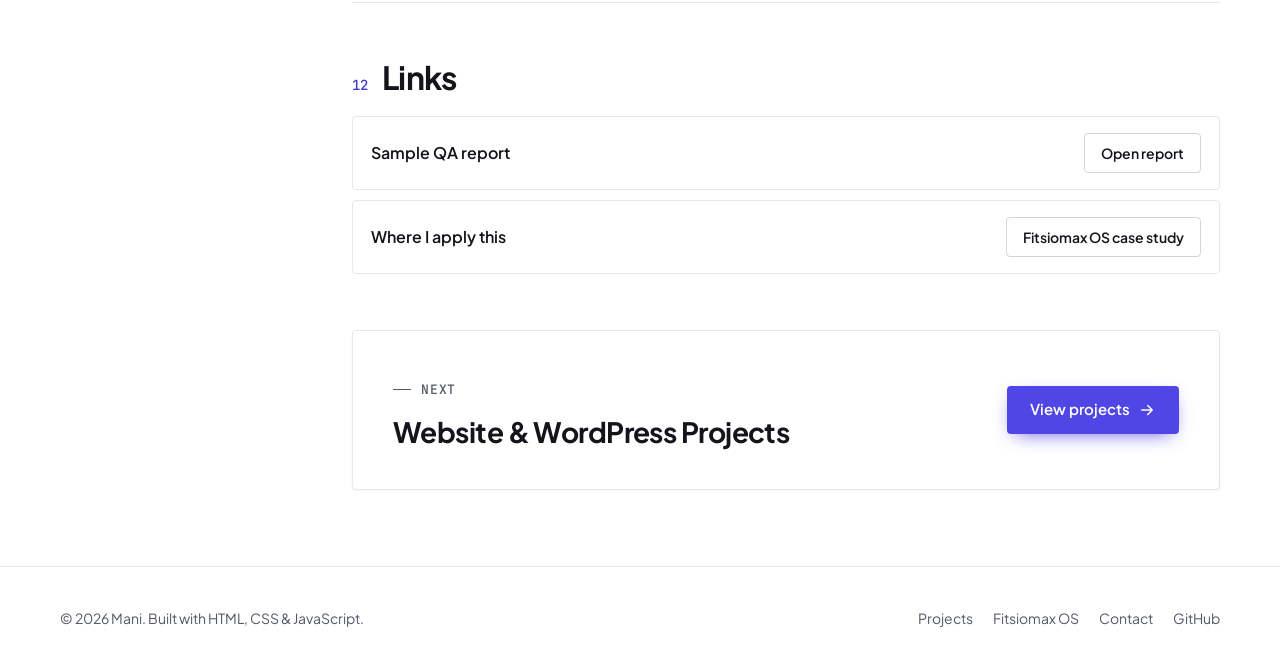
<file: projects/qa-testing/index.html>
<!doctype html>
<html lang="en" data-root="../../">
<head>
  <meta charset="utf-8">
  <meta name="viewport" content="width=device-width, initial-scale=1">
  <title>Software QA &amp; ERP Workflow Testing — Case Study | Mani</title>
  <meta name="description" content="How Mani approaches software testing: functional, UI, role-based, and regression testing, with clear defect reports. Includes a sample QA report built from fictional data.">
  <link rel="canonical" href="https://ficdrofx.github.io/MeeeWeb/projects/qa-testing/">

  <meta property="og:type" content="article">
  <meta property="og:site_name" content="Mani — Portfolio">
  <meta property="og:title" content="Software QA &amp; ERP Workflow Testing — Case Study">
  <meta property="og:description" content="Validating real user workflows, comparing expected and actual behavior, and writing defect reports developers can act on.">
  <meta property="og:url" content="https://ficdrofx.github.io/MeeeWeb/projects/qa-testing/">
  <meta property="og:image" content="https://ficdrofx.github.io/MeeeWeb/assets/img/og-image.png">
  <meta name="twitter:card" content="summary_large_image">

  <meta name="theme-color" content="#ffffff">
  <link rel="icon" href="../../assets/img/favicon.svg" type="image/svg+xml">
  <link rel="apple-touch-icon" href="../../assets/img/apple-touch-icon.png">

  <script>
    (function () {
      var t;
      try { t = localStorage.getItem("theme"); } catch (e) {}
      if (t !== "light" && t !== "dark") t = "light";
      document.documentElement.setAttribute("data-theme", t);
      document.documentElement.classList.add("js");
    })();
  </script>

  <link rel="preconnect" href="https://fonts.googleapis.com">
  <link rel="preconnect" href="https://fonts.gstatic.com" crossorigin>
  <link rel="stylesheet" href="https://fonts.googleapis.com/css2?family=JetBrains+Mono:wght@400;500;600&family=Plus+Jakarta+Sans:wght@400;500;600;700;800&display=swap">
  <link rel="stylesheet" href="../../assets/css/styles.css">
  <script src="../../assets/js/config.js" defer></script>
  <script src="../../assets/js/main.js" defer></script>
</head>
<body>
  <a class="skip-link" href="#main">Skip to content</a>

  <header class="site-header">
    <div class="container header-inner">
      <a class="brand" href="../../" aria-label="Mani, home">
        <span class="brand-mark" aria-hidden="true">M</span>
        <span>Mani</span>
      </a>
      <nav id="site-nav" class="site-nav" aria-label="Primary">
        <ul class="nav-list">
          <li><a class="nav-link" href="../../#about">About</a></li>
          <li><a class="nav-link" href="../../#skills">Skills</a></li>
          <li><a class="nav-link" href="../../#projects">Projects</a></li>
          <li><a class="nav-link" href="../../#process">Process</a></li>
          <li><a class="nav-link" href="../../#experience">Experience</a></li>
          <li><a class="nav-link" href="../../#resume">Resume</a></li>
        </ul>
        <a class="btn btn-primary btn-sm nav-cta" href="../../#contact">Contact</a>
      </nav>
      <div class="header-actions">
        <button class="icon-btn" type="button" data-theme-toggle aria-label="Switch theme">
          <svg class="icon-sun" viewBox="0 0 24 24" fill="none" stroke="currentColor" stroke-width="2" stroke-linecap="round" aria-hidden="true"><circle cx="12" cy="12" r="4"/><path d="M12 2v2M12 20v2M4.9 4.9l1.4 1.4M17.7 17.7l1.4 1.4M2 12h2M20 12h2M4.9 19.1l1.4-1.4M17.7 6.3l1.4-1.4"/></svg>
          <svg class="icon-moon" viewBox="0 0 24 24" fill="none" stroke="currentColor" stroke-width="2" stroke-linecap="round" stroke-linejoin="round" aria-hidden="true"><path d="M21 12.8A9 9 0 1 1 11.2 3a7 7 0 0 0 9.8 9.8z"/></svg>
        </button>
        <button class="icon-btn menu-toggle" type="button" data-menu-toggle aria-controls="site-nav" aria-expanded="false" aria-label="Open menu">
          <svg class="icon-menu" viewBox="0 0 24 24" fill="none" stroke="currentColor" stroke-width="2" stroke-linecap="round" aria-hidden="true"><path d="M4 7h16M4 12h16M4 17h16"/></svg>
          <svg class="icon-close" viewBox="0 0 24 24" fill="none" stroke="currentColor" stroke-width="2" stroke-linecap="round" aria-hidden="true"><path d="M6 6l12 12M18 6 6 18"/></svg>
        </button>
      </div>
    </div>
  </header>

  <main id="main" tabindex="-1">
    <section class="case-hero">
      <div class="container">
        <nav aria-label="Breadcrumb">
          <ol class="breadcrumb">
            <li><a href="../../">Home</a></li>
            <li><a href="../../#projects">Projects</a></li>
            <li aria-current="page">QA &amp; Testing</li>
          </ol>
        </nav>
        <p class="eyebrow reveal">Case study</p>
        <h1 class="case-title reveal">Software Quality Assurance &amp; ERP Workflow Testing</h1>
        <p class="case-summary reveal reveal-delay-1">I approach software testing by validating real user workflows, checking expected and actual behavior, identifying defects, and preparing clear reports that help developers resolve issues efficiently.</p>
        <div class="hero-actions reveal reveal-delay-2">
          <button class="btn btn-primary" type="button" data-dialog-open="qa-report" data-hash="sample-report">
            <svg viewBox="0 0 24 24" fill="none" stroke="currentColor" stroke-width="2" stroke-linecap="round" stroke-linejoin="round" aria-hidden="true"><path d="M14 3H7a2 2 0 0 0-2 2v14a2 2 0 0 0 2 2h10a2 2 0 0 0 2-2V8z"/><path d="M14 3v5h5M9 13h6M9 17h6"/></svg>
            View Sample QA Report
          </button>
          <a class="btn btn-secondary" href="../fitsiomax-os/">See it applied: Fitsiomax OS</a>
        </div>
        <dl class="case-meta reveal reveal-delay-2">
          <div><dt>Focus</dt><dd>Functional &amp; workflow testing</dd></div>
          <div><dt>Applied to</dt><dd>ERP product workflows</dd></div>
          <div><dt>Output</dt><dd>Test cases &amp; defect reports</dd></div>
          <div><dt>Samples</dt><dd>Fictional data only</dd></div>
        </dl>
      </div>
    </section>

    <div class="container case-layout">
      <aside class="toc" aria-label="On this page">
        <p>On this page</p>
        <ol>
          <li><a href="#overview">Overview</a></li>
          <li><a href="#problem">Problem</a></li>
          <li><a href="#goals">Goals</a></li>
          <li><a href="#role">My role</a></li>
          <li><a href="#activities">Key activities</a></li>
          <li><a href="#implementation">Toolkit</a></li>
          <li><a href="#challenges">Challenges</a></li>
          <li><a href="#approach">Testing approach</a></li>
          <li><a href="#improvements">Improvements</a></li>
          <li><a href="#sample-report">Samples</a></li>
          <li><a href="#stack">Tools</a></li>
          <li><a href="#links">Links</a></li>
        </ol>
      </aside>

      <div class="case-content">
        <section id="overview" class="case-section" aria-labelledby="h-overview">
          <h2 id="h-overview"><span class="num">01</span>Overview</h2>
          <div class="prose">
            <p>Alongside development, I test software the way people actually use it — following complete workflows, switching between roles, and checking that every step produces the expected result.</p>
            <p>When something doesn't behave as expected, I document it so a developer can reproduce it quickly, then retest once it's fixed.</p>
          </div>
        </section>

        <section id="problem" class="case-section" aria-labelledby="h-problem">
          <h2 id="h-problem"><span class="num">02</span>The Problem</h2>
          <div class="prose">
            <p>Business software is made of connected workflows. A form that accepts the wrong input, a role that sees the wrong screen, or a status that doesn't update can quietly break everything that follows.</p>
            <p>Vague bug reports slow things down further: if a developer can't reproduce an issue, it can't be fixed with confidence.</p>
          </div>
        </section>

        <section id="goals" class="case-section" aria-labelledby="h-goals">
          <h2 id="h-goals"><span class="num">03</span>Goals</h2>
          <ol class="steps">
            <li><div><strong>Catch issues before users do</strong>Validate features and workflows before and after release.</div></li>
            <li><div><strong>Make every report actionable</strong>Clear steps, expected vs. actual result, and priority.</div></li>
            <li><div><strong>Protect what already works</strong>Retest related workflows after every fix.</div></li>
          </ol>
        </section>

        <section id="role" class="case-section" aria-labelledby="h-role">
          <h2 id="h-role"><span class="num">04</span>My Role</h2>
          <div class="prose"><p>Because I also develop features, I can test with an understanding of how the software is built — and give developers feedback that's specific and easy to act on.</p></div>
        </section>

        <section id="activities" class="case-section" aria-labelledby="h-activities">
          <h2 id="h-activities"><span class="num">05</span>Key Activities</h2>
          <ul class="skill-grid">
            <li><svg viewBox="0 0 24 24" fill="none" stroke="currentColor" stroke-width="2.5" stroke-linecap="round" stroke-linejoin="round" aria-hidden="true"><path d="M20 6 9 17l-5-5"/></svg>Test case creation</li>
            <li><svg viewBox="0 0 24 24" fill="none" stroke="currentColor" stroke-width="2.5" stroke-linecap="round" stroke-linejoin="round" aria-hidden="true"><path d="M20 6 9 17l-5-5"/></svg>Functional testing</li>
            <li><svg viewBox="0 0 24 24" fill="none" stroke="currentColor" stroke-width="2.5" stroke-linecap="round" stroke-linejoin="round" aria-hidden="true"><path d="M20 6 9 17l-5-5"/></svg>UI validation</li>
            <li><svg viewBox="0 0 24 24" fill="none" stroke="currentColor" stroke-width="2.5" stroke-linecap="round" stroke-linejoin="round" aria-hidden="true"><path d="M20 6 9 17l-5-5"/></svg>Role-based access testing</li>
            <li><svg viewBox="0 0 24 24" fill="none" stroke="currentColor" stroke-width="2.5" stroke-linecap="round" stroke-linejoin="round" aria-hidden="true"><path d="M20 6 9 17l-5-5"/></svg>Workflow testing</li>
            <li><svg viewBox="0 0 24 24" fill="none" stroke="currentColor" stroke-width="2.5" stroke-linecap="round" stroke-linejoin="round" aria-hidden="true"><path d="M20 6 9 17l-5-5"/></svg>Form validation</li>
            <li><svg viewBox="0 0 24 24" fill="none" stroke="currentColor" stroke-width="2.5" stroke-linecap="round" stroke-linejoin="round" aria-hidden="true"><path d="M20 6 9 17l-5-5"/></svg>Regression testing</li>
            <li><svg viewBox="0 0 24 24" fill="none" stroke="currentColor" stroke-width="2.5" stroke-linecap="round" stroke-linejoin="round" aria-hidden="true"><path d="M20 6 9 17l-5-5"/></svg>Defect documentation</li>
            <li><svg viewBox="0 0 24 24" fill="none" stroke="currentColor" stroke-width="2.5" stroke-linecap="round" stroke-linejoin="round" aria-hidden="true"><path d="M20 6 9 17l-5-5"/></svg>Reproduction steps</li>
            <li><svg viewBox="0 0 24 24" fill="none" stroke="currentColor" stroke-width="2.5" stroke-linecap="round" stroke-linejoin="round" aria-hidden="true"><path d="M20 6 9 17l-5-5"/></svg>Expected vs. actual result</li>
            <li><svg viewBox="0 0 24 24" fill="none" stroke="currentColor" stroke-width="2.5" stroke-linecap="round" stroke-linejoin="round" aria-hidden="true"><path d="M20 6 9 17l-5-5"/></svg>Developer communication</li>
            <li><svg viewBox="0 0 24 24" fill="none" stroke="currentColor" stroke-width="2.5" stroke-linecap="round" stroke-linejoin="round" aria-hidden="true"><path d="M20 6 9 17l-5-5"/></svg>Retesting after bug fixes</li>
          </ul>
        </section>

        <section id="implementation" class="case-section" aria-labelledby="h-implementation">
          <h2 id="h-implementation"><span class="num">06</span>Testing Toolkit</h2>
          <div class="prose">
            <p>Most of my testing is hands-on: structured test cases, browser developer tools to inspect layouts, network requests, and console errors, and checklists for re-running related workflows after a change.</p>
          </div>
        </section>

        <section id="challenges" class="case-section" aria-labelledby="h-challenges">
          <h2 id="h-challenges"><span class="num">07</span>Challenges</h2>
          <div class="challenge-list">
            <article class="card challenge">
              <span class="icon-tile"><svg viewBox="0 0 24 24" fill="none" stroke="currentColor" stroke-width="1.8" stroke-linecap="round" stroke-linejoin="round" aria-hidden="true"><circle cx="9" cy="8" r="3.5"/><path d="M2.5 20a6.5 6.5 0 0 1 13 0"/><path d="M16 4.5a3.5 3.5 0 0 1 0 7M21.5 20a6.5 6.5 0 0 0-4-6"/></svg></span>
              <div><h3>Cross-role coverage</h3><p>The same workflow behaves differently per role, so each path has to be tested from each role's point of view.</p></div>
            </article>
            <article class="card challenge">
              <span class="icon-tile green"><svg viewBox="0 0 24 24" fill="none" stroke="currentColor" stroke-width="1.8" stroke-linecap="round" stroke-linejoin="round" aria-hidden="true"><path d="M21 12a9 9 0 1 1-3-6.7L21 8"/><path d="M21 3v5h-5"/></svg></span>
              <div><h3>Keeping regressions out</h3><p>Fixes in one module can affect another; deciding what to retest after each change matters as much as the first test.</p></div>
            </article>
          </div>
        </section>

        <section id="approach" class="case-section" aria-labelledby="h-approach">
          <h2 id="h-approach"><span class="num">08</span>Testing Approach</h2>
          <ol class="steps">
            <li><div><strong>Understand the requirement</strong>What should happen, for which role, and under what conditions.</div></li>
            <li><div><strong>Prepare test cases</strong>Cover the main flow, edge cases, and invalid input.</div></li>
            <li><div><strong>Execute and compare</strong>Run each case and compare the expected result with the actual result.</div></li>
            <li><div><strong>Report defects</strong>Summary, preconditions, steps to reproduce, expected vs. actual, and priority.</div></li>
            <li><div><strong>Retest and regress</strong>Verify the fix, then re-check related workflows.</div></li>
          </ol>
        </section>

        <section id="improvements" class="case-section" aria-labelledby="h-improvements">
          <h2 id="h-improvements"><span class="num">09</span>Improvements</h2>
          <div class="grid grid-2">
            <div class="card"><h3>Faster fixes</h3><p>Reports with reproducible steps let developers go straight to the problem.</p></div>
            <div class="card"><h3>Closed feedback loop</h3><p>Every fix is retested before it's marked done.</p></div>
          </div>
        </section>

        <section id="sample-report" class="case-section" aria-labelledby="h-samples">
          <h2 id="h-samples"><span class="num">10</span>Sample Test Case &amp; Bug Report</h2>
          <div class="callout" style="margin-bottom:24px">
            <svg viewBox="0 0 24 24" fill="none" stroke="currentColor" stroke-width="2" stroke-linecap="round" stroke-linejoin="round" aria-hidden="true"><circle cx="12" cy="12" r="9"/><path d="M12 11v5M12 8h.01"/></svg>
            <p>All samples below use completely fictional data for a made-up "Demo Booking App". They do not describe any real product, client, or defect.</p>
          </div>

          <div class="table-wrap">
            <table class="table">
              <caption>Sample test cases — Demo Booking App (fictional)</caption>
              <thead>
                <tr><th scope="col">ID</th><th scope="col">Scenario</th><th scope="col">Expected result</th><th scope="col">Result</th></tr>
              </thead>
              <tbody>
                <tr><td>TC-101</td><td>Book an available time slot</td><td>Booking saved; slot shows as booked</td><td><span class="tag tag-green">Pass</span></td></tr>
                <tr><td>TC-102</td><td>Book a slot that is already taken</td><td>Error shown; booking is not saved</td><td><span class="tag tag-red">Fail</span></td></tr>
                <tr><td>TC-103</td><td>Submit booking form with empty phone number</td><td>Inline validation message on phone field</td><td><span class="tag tag-green">Pass</span></td></tr>
                <tr><td>TC-104</td><td>Staff role opens admin settings</td><td>Access denied; settings not visible</td><td><span class="tag tag-green">Pass</span></td></tr>
              </tbody>
            </table>
          </div>

          <p style="margin-top:24px">
            <button class="btn btn-primary" type="button" data-dialog-open="qa-report">
              <svg viewBox="0 0 24 24" fill="none" stroke="currentColor" stroke-width="2" stroke-linecap="round" stroke-linejoin="round" aria-hidden="true"><path d="M14 3H7a2 2 0 0 0-2 2v14a2 2 0 0 0 2 2h10a2 2 0 0 0 2-2V8z"/><path d="M14 3v5h5M9 13h6M9 17h6"/></svg>
              View Sample QA Report
            </button>
          </p>
        </section>

        <section id="stack" class="case-section" aria-labelledby="h-stack">
          <h2 id="h-stack"><span class="num">11</span>Tools</h2>
          <ul class="tag-list">
            <li class="tag">Test cases &amp; checklists</li>
            <li class="tag">Browser developer tools</li>
            <li class="tag">Git &amp; GitHub</li>
            <li class="tag">Visual Studio Code</li>
          </ul>
        </section>

        <section id="links" class="case-section" aria-labelledby="h-links">
          <h2 id="h-links"><span class="num">12</span>Links</h2>
          <ul class="link-list">
            <li class="link-row"><span>Sample QA report</span><button class="btn btn-secondary btn-sm" type="button" data-dialog-open="qa-report">Open report</button></li>
            <li class="link-row"><span>Where I apply this</span><a class="btn btn-secondary btn-sm" href="../fitsiomax-os/">Fitsiomax OS case study</a></li>
          </ul>
        </section>

        <div class="card case-next">
          <div>
            <p class="eyebrow">Next</p>
            <h2>Website &amp; WordPress Projects</h2>
          </div>
          <a class="btn btn-primary" href="../websites/">
            View projects
            <svg class="icon-arrow" viewBox="0 0 24 24" fill="none" stroke="currentColor" stroke-width="2" stroke-linecap="round" stroke-linejoin="round" aria-hidden="true"><path d="M5 12h14M13 6l6 6-6 6"/></svg>
          </a>
        </div>
      </div>
    </div>

    <!-- Sample QA report (fictional data) -->
    <dialog id="qa-report" class="dialog" aria-labelledby="qa-report-title">
      <div class="dialog-inner">
        <div class="dialog-head">
          <div>
            <h2 id="qa-report-title">Sample QA Report</h2>
            <p>Fictional defect for a made-up "Demo Booking App".</p>
          </div>
          <button class="icon-btn" type="button" data-dialog-close aria-label="Close report">
            <svg viewBox="0 0 24 24" fill="none" stroke="currentColor" stroke-width="2" stroke-linecap="round" aria-hidden="true"><path d="M6 6l12 12M18 6 6 18"/></svg>
          </button>
        </div>

        <article class="bug-report">
          <header class="bug-head">
            <span class="bug-id">DEF-102</span>
            <span class="tag tag-red">Priority: High</span>
            <span class="tag tag-green">Status: Fixed · Retested</span>
          </header>
          <dl class="bug-fields">
            <dt>Defect ID</dt><dd>DEF-102</dd>
            <dt>Module name</dt><dd>Appointments → Slot booking</dd>
            <dt>Defect summary</dt><dd>A time slot that is already booked can be booked again by a second user.</dd>
            <dt>Preconditions</dt><dd>Logged in as a front-desk user. Slot 10:30 on the selected date is already booked.</dd>
            <dt>Steps to reproduce</dt>
            <dd>
              <ol>
                <li>Open Appointments → New booking.</li>
                <li>Select "Therapist A" and the date with the existing 10:30 booking.</li>
                <li>Select the 10:30 slot.</li>
                <li>Fill in the required fields and click "Confirm booking".</li>
              </ol>
            </dd>
            <dt>Expected result</dt><dd class="expected">The 10:30 slot is shown as unavailable and cannot be selected. If submitted anyway, an error appears and no booking is created.</dd>
            <dt>Actual result</dt><dd class="actual">The slot can be selected and a second booking is saved for the same time.</dd>
            <dt>Priority</dt><dd>High — causes double bookings.</dd>
            <dt>Status</dt><dd>Fixed → Retested → Closed</dd>
            <dt>Developer comment</dt><dd>"Availability check now runs again on submit. Added a validation message for taken slots."</dd>
          </dl>
        </article>

        <div class="hero-actions" style="margin-top:20px">
          <button class="btn btn-secondary" type="button" data-dialog-close>Close</button>
        </div>
      </div>
    </dialog>
  </main>

  <footer class="site-footer">
    <div class="container footer-inner">
      <p>© <span data-year>2026</span> Mani. Built with HTML, CSS &amp; JavaScript.</p>
      <ul class="footer-links">
        <li><a href="../../#projects">Projects</a></li>
        <li><a href="../fitsiomax-os/">Fitsiomax OS</a></li>
        <li><a href="../../#contact">Contact</a></li>
        <li><a data-link="github" href="https://github.com/FicdroFx">GitHub</a></li>
      </ul>
    </div>
  </footer>

  <button class="back-to-top" type="button" data-back-to-top aria-label="Back to top">
    <svg viewBox="0 0 24 24" fill="none" stroke="currentColor" stroke-width="2" stroke-linecap="round" stroke-linejoin="round" aria-hidden="true"><path d="M12 19V5M6 11l6-6 6 6"/></svg>
  </button>
</body>
</html>
</file>
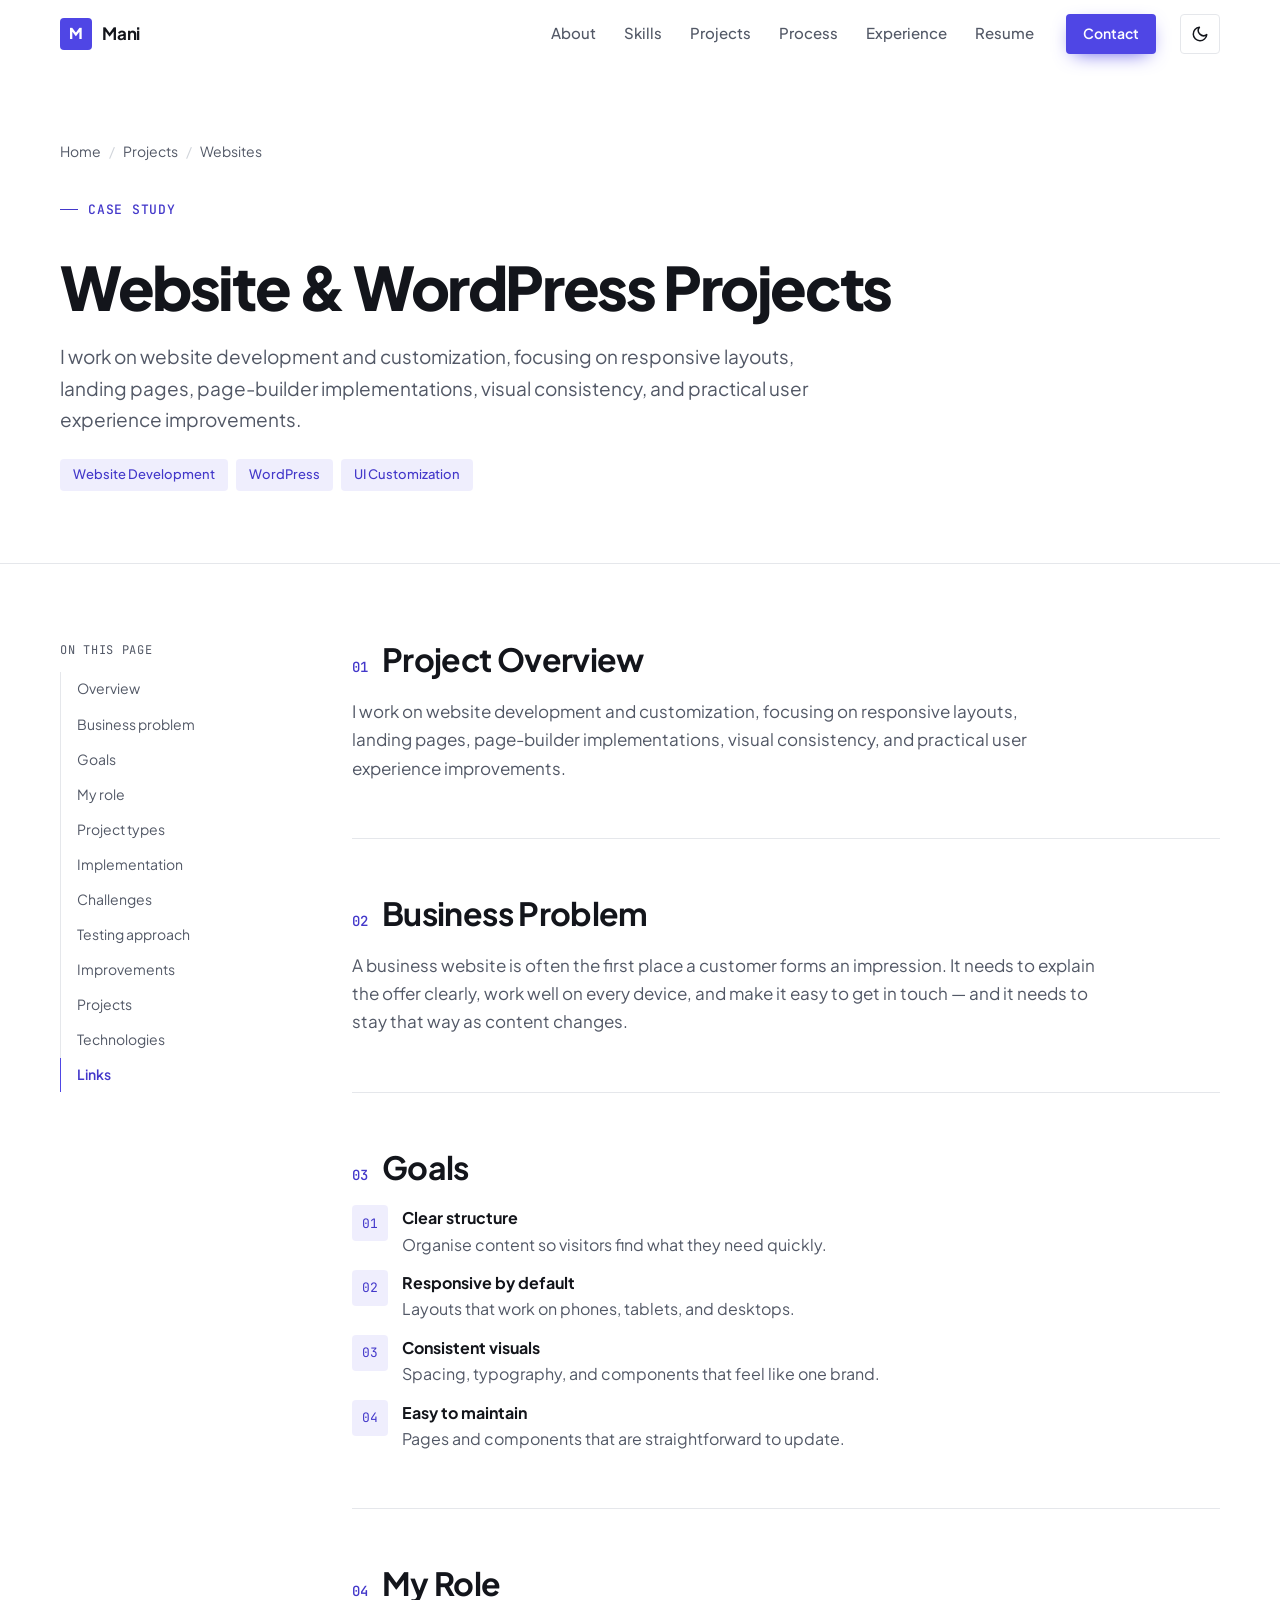
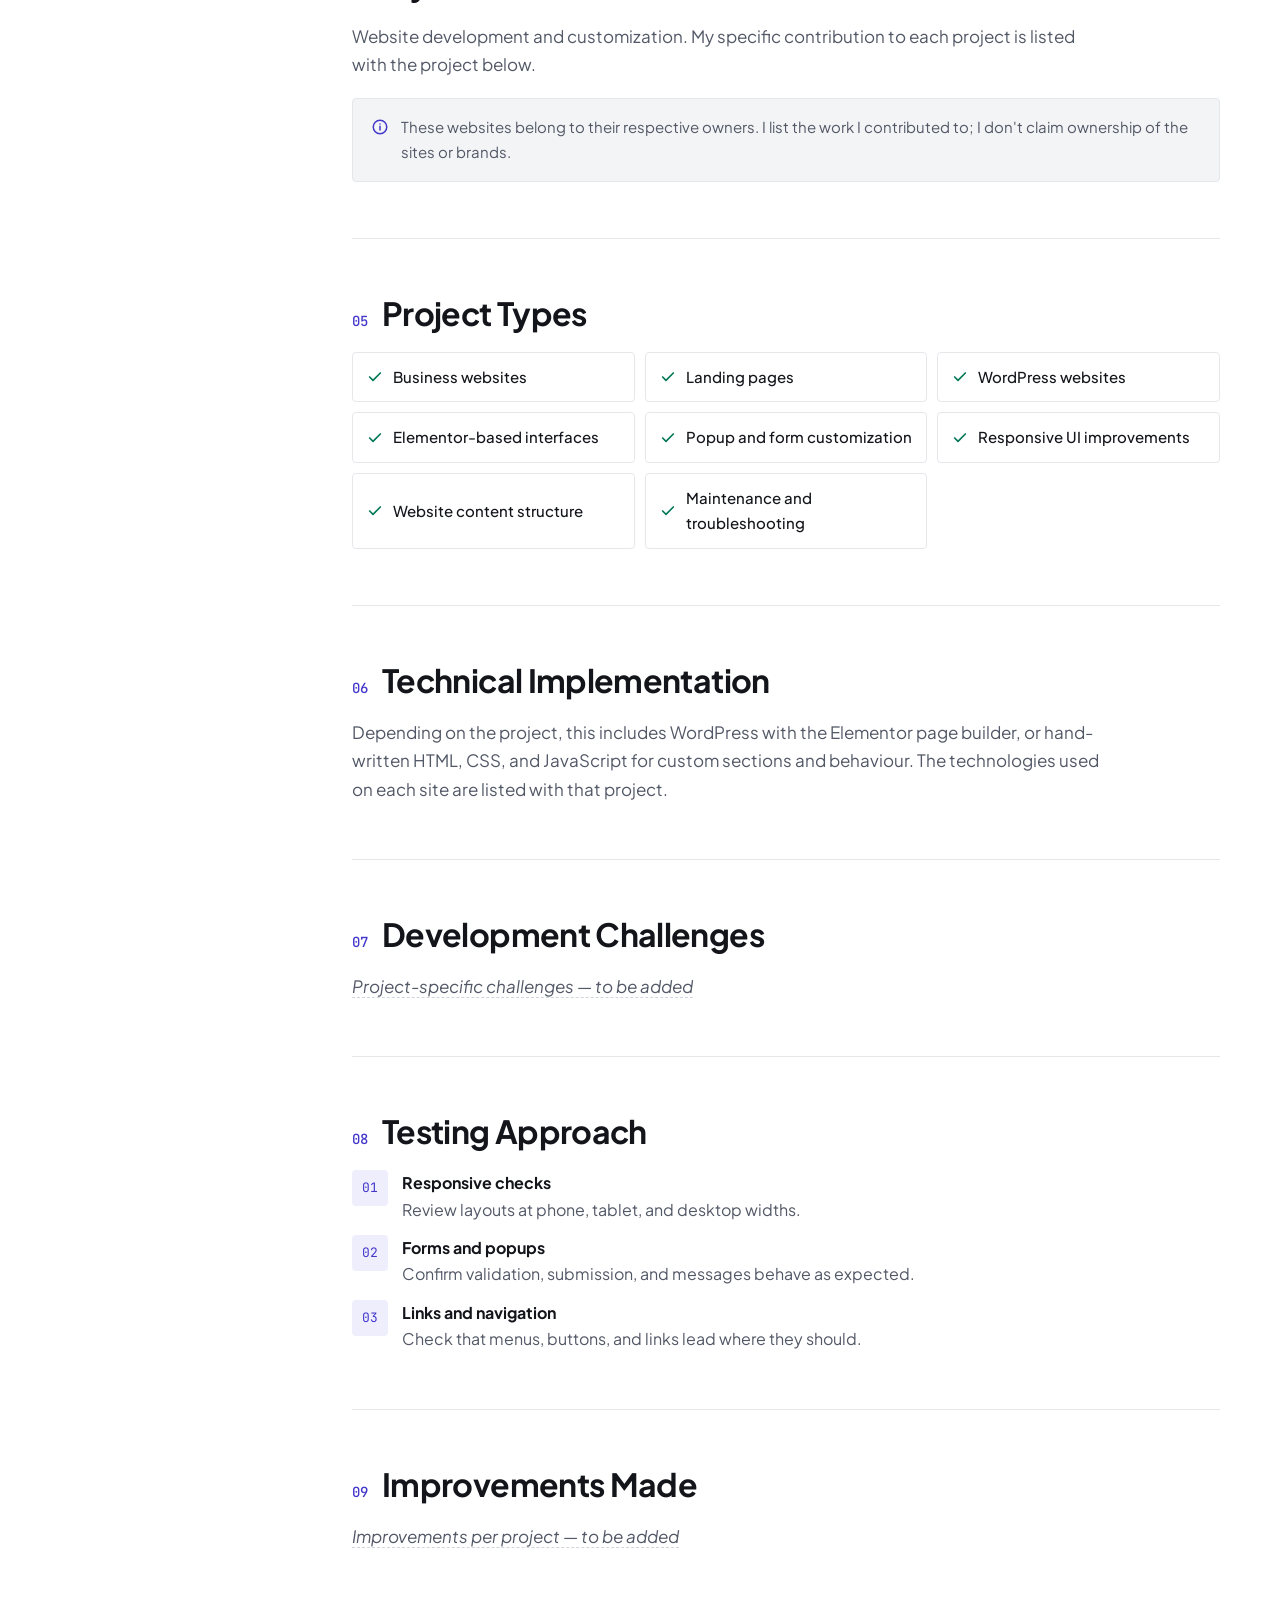
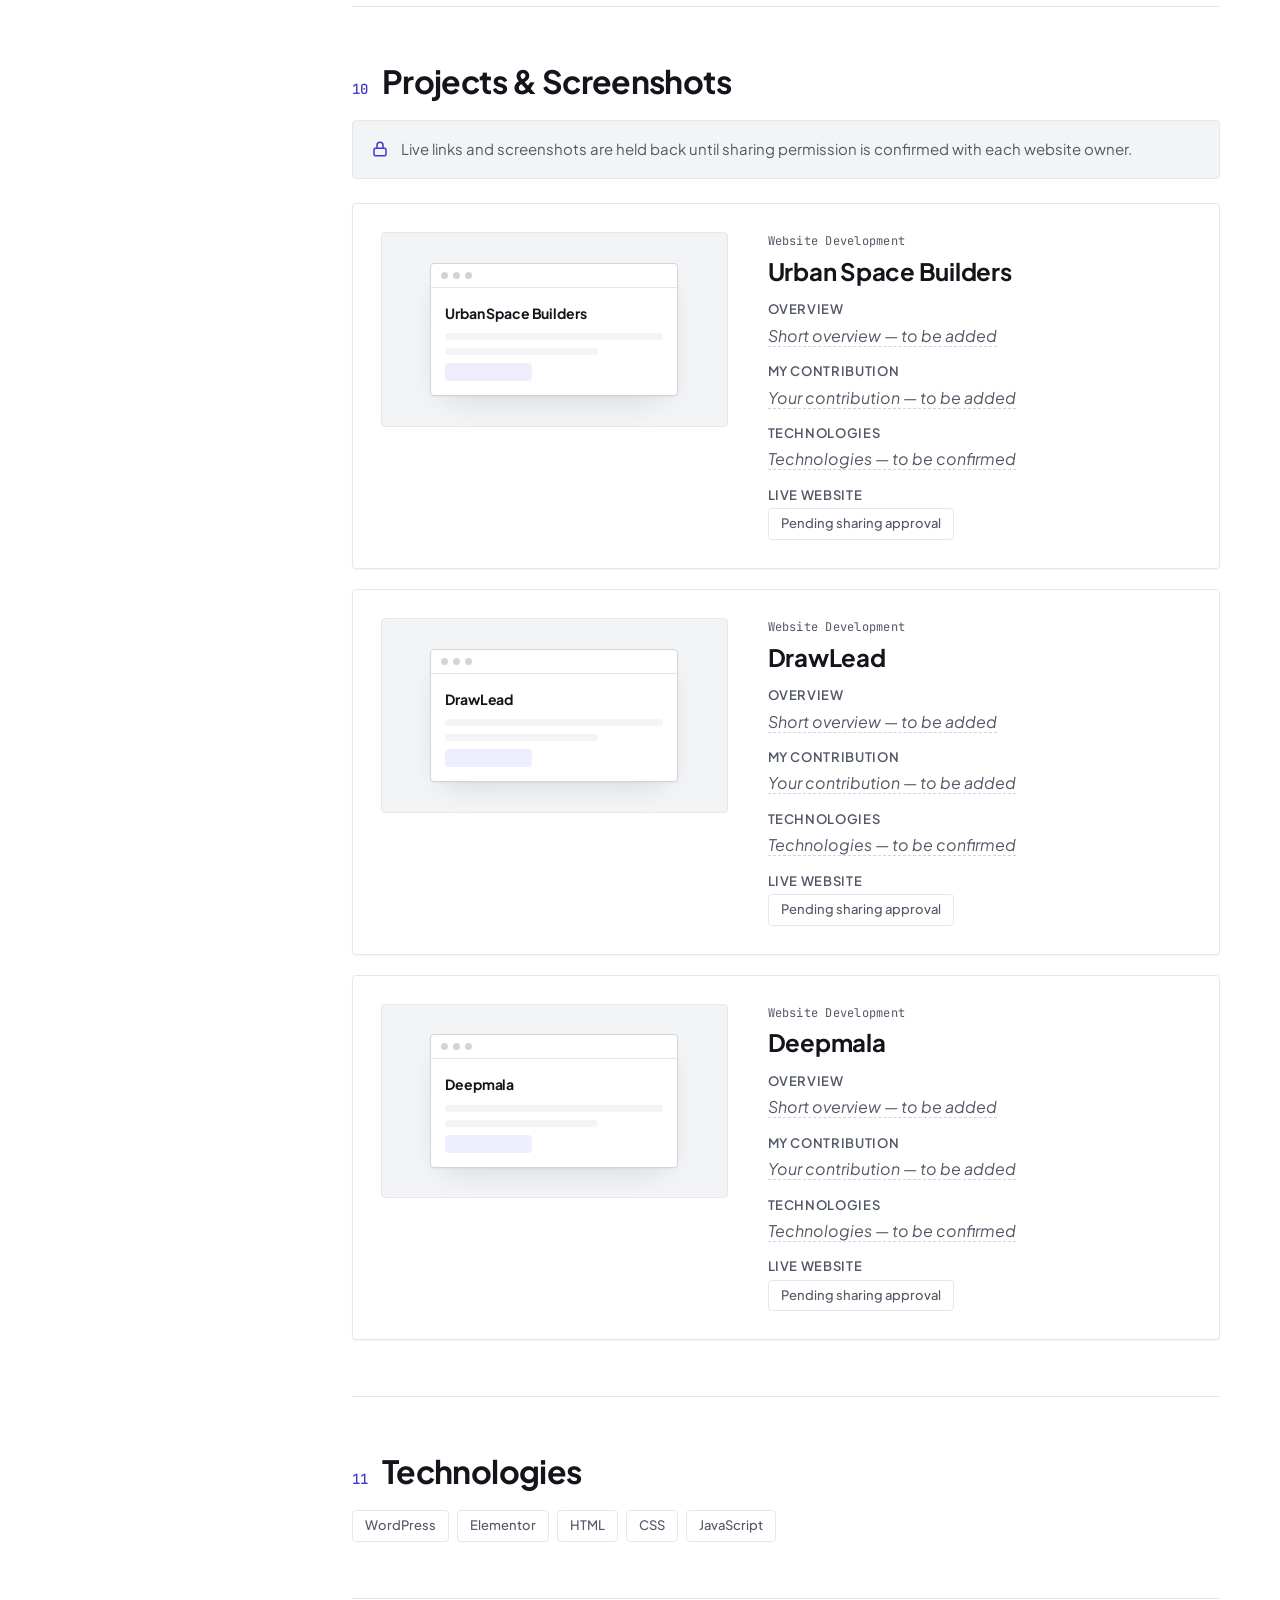
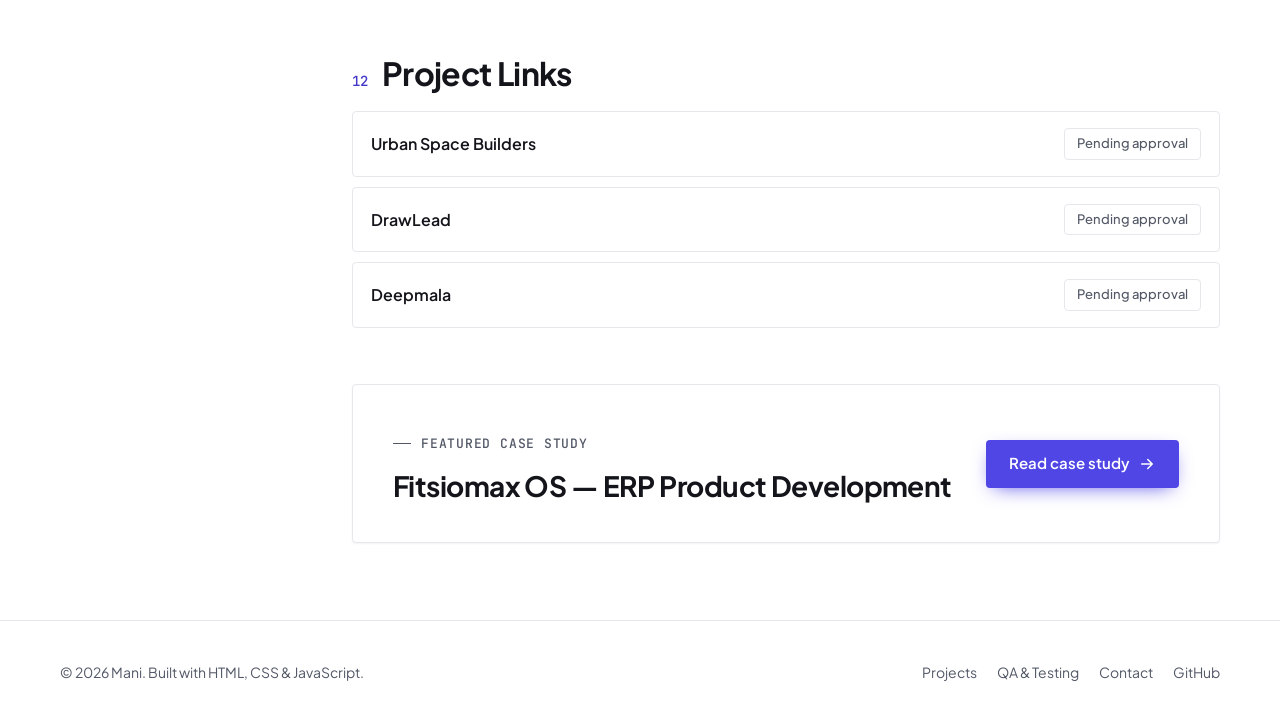
<file: projects/websites/index.html>
<!doctype html>
<html lang="en" data-root="../../">
<head>
  <meta charset="utf-8">
  <meta name="viewport" content="width=device-width, initial-scale=1">
  <title>Website &amp; WordPress Projects | Mani</title>
  <meta name="description" content="Website development and customization by Mani: responsive layouts, landing pages, WordPress and Elementor implementations, and practical UX improvements.">
  <link rel="canonical" href="https://ficdrofx.github.io/MeeeWeb/projects/websites/">

  <meta property="og:type" content="article">
  <meta property="og:site_name" content="Mani — Portfolio">
  <meta property="og:title" content="Website &amp; WordPress Projects | Mani">
  <meta property="og:description" content="Responsive layouts, landing pages, page-builder implementations, and practical UX improvements.">
  <meta property="og:url" content="https://ficdrofx.github.io/MeeeWeb/projects/websites/">
  <meta property="og:image" content="https://ficdrofx.github.io/MeeeWeb/assets/img/og-image.png">
  <meta name="twitter:card" content="summary_large_image">

  <meta name="theme-color" content="#ffffff">
  <link rel="icon" href="../../assets/img/favicon.svg" type="image/svg+xml">
  <link rel="apple-touch-icon" href="../../assets/img/apple-touch-icon.png">

  <script>
    (function () {
      var t;
      try { t = localStorage.getItem("theme"); } catch (e) {}
      if (t !== "light" && t !== "dark") t = "light";
      document.documentElement.setAttribute("data-theme", t);
      document.documentElement.classList.add("js");
    })();
  </script>

  <link rel="preconnect" href="https://fonts.googleapis.com">
  <link rel="preconnect" href="https://fonts.gstatic.com" crossorigin>
  <link rel="stylesheet" href="https://fonts.googleapis.com/css2?family=JetBrains+Mono:wght@400;500;600&family=Plus+Jakarta+Sans:wght@400;500;600;700;800&display=swap">
  <link rel="stylesheet" href="../../assets/css/styles.css">
  <script src="../../assets/js/config.js" defer></script>
  <script src="../../assets/js/main.js" defer></script>
</head>
<body>
  <a class="skip-link" href="#main">Skip to content</a>

  <header class="site-header">
    <div class="container header-inner">
      <a class="brand" href="../../" aria-label="Mani, home">
        <span class="brand-mark" aria-hidden="true">M</span>
        <span>Mani</span>
      </a>
      <nav id="site-nav" class="site-nav" aria-label="Primary">
        <ul class="nav-list">
          <li><a class="nav-link" href="../../#about">About</a></li>
          <li><a class="nav-link" href="../../#skills">Skills</a></li>
          <li><a class="nav-link" href="../../#projects">Projects</a></li>
          <li><a class="nav-link" href="../../#process">Process</a></li>
          <li><a class="nav-link" href="../../#experience">Experience</a></li>
          <li><a class="nav-link" href="../../#resume">Resume</a></li>
        </ul>
        <a class="btn btn-primary btn-sm nav-cta" href="../../#contact">Contact</a>
      </nav>
      <div class="header-actions">
        <button class="icon-btn" type="button" data-theme-toggle aria-label="Switch theme">
          <svg class="icon-sun" viewBox="0 0 24 24" fill="none" stroke="currentColor" stroke-width="2" stroke-linecap="round" aria-hidden="true"><circle cx="12" cy="12" r="4"/><path d="M12 2v2M12 20v2M4.9 4.9l1.4 1.4M17.7 17.7l1.4 1.4M2 12h2M20 12h2M4.9 19.1l1.4-1.4M17.7 6.3l1.4-1.4"/></svg>
          <svg class="icon-moon" viewBox="0 0 24 24" fill="none" stroke="currentColor" stroke-width="2" stroke-linecap="round" stroke-linejoin="round" aria-hidden="true"><path d="M21 12.8A9 9 0 1 1 11.2 3a7 7 0 0 0 9.8 9.8z"/></svg>
        </button>
        <button class="icon-btn menu-toggle" type="button" data-menu-toggle aria-controls="site-nav" aria-expanded="false" aria-label="Open menu">
          <svg class="icon-menu" viewBox="0 0 24 24" fill="none" stroke="currentColor" stroke-width="2" stroke-linecap="round" aria-hidden="true"><path d="M4 7h16M4 12h16M4 17h16"/></svg>
          <svg class="icon-close" viewBox="0 0 24 24" fill="none" stroke="currentColor" stroke-width="2" stroke-linecap="round" aria-hidden="true"><path d="M6 6l12 12M18 6 6 18"/></svg>
        </button>
      </div>
    </div>
  </header>

  <main id="main" tabindex="-1">
    <section class="case-hero">
      <div class="container">
        <nav aria-label="Breadcrumb">
          <ol class="breadcrumb">
            <li><a href="../../">Home</a></li>
            <li><a href="../../#projects">Projects</a></li>
            <li aria-current="page">Websites</li>
          </ol>
        </nav>
        <p class="eyebrow reveal">Case study</p>
        <h1 class="case-title reveal">Website &amp; WordPress Projects</h1>
        <p class="case-summary reveal reveal-delay-1">I work on website development and customization, focusing on responsive layouts, landing pages, page-builder implementations, visual consistency, and practical user experience improvements.</p>
        <ul class="tag-list reveal reveal-delay-2" style="margin-top:24px">
          <li class="tag tag-accent">Website Development</li>
          <li class="tag tag-accent">WordPress</li>
          <li class="tag tag-accent">UI Customization</li>
        </ul>
      </div>
    </section>

    <div class="container case-layout">
      <aside class="toc" aria-label="On this page">
        <p>On this page</p>
        <ol>
          <li><a href="#overview">Overview</a></li>
          <li><a href="#problem">Business problem</a></li>
          <li><a href="#goals">Goals</a></li>
          <li><a href="#role">My role</a></li>
          <li><a href="#features">Project types</a></li>
          <li><a href="#implementation">Implementation</a></li>
          <li><a href="#challenges">Challenges</a></li>
          <li><a href="#testing">Testing approach</a></li>
          <li><a href="#improvements">Improvements</a></li>
          <li><a href="#site-list">Projects</a></li>
          <li><a href="#stack">Technologies</a></li>
          <li><a href="#links">Links</a></li>
        </ol>
      </aside>

      <div class="case-content">
        <section id="overview" class="case-section" aria-labelledby="h-overview">
          <h2 id="h-overview"><span class="num">01</span>Project Overview</h2>
          <div class="prose">
            <p>I work on website development and customization, focusing on responsive layouts, landing pages, page-builder implementations, visual consistency, and practical user experience improvements.</p>
          </div>
        </section>

        <section id="problem" class="case-section" aria-labelledby="h-problem">
          <h2 id="h-problem"><span class="num">02</span>Business Problem</h2>
          <div class="prose">
            <p>A business website is often the first place a customer forms an impression. It needs to explain the offer clearly, work well on every device, and make it easy to get in touch — and it needs to stay that way as content changes.</p>
          </div>
        </section>

        <section id="goals" class="case-section" aria-labelledby="h-goals">
          <h2 id="h-goals"><span class="num">03</span>Goals</h2>
          <ol class="steps">
            <li><div><strong>Clear structure</strong>Organise content so visitors find what they need quickly.</div></li>
            <li><div><strong>Responsive by default</strong>Layouts that work on phones, tablets, and desktops.</div></li>
            <li><div><strong>Consistent visuals</strong>Spacing, typography, and components that feel like one brand.</div></li>
            <li><div><strong>Easy to maintain</strong>Pages and components that are straightforward to update.</div></li>
          </ol>
        </section>

        <section id="role" class="case-section" aria-labelledby="h-role">
          <h2 id="h-role"><span class="num">04</span>My Role</h2>
          <div class="prose">
            <p>Website development and customization. My specific contribution to each project is listed with the project below.</p>
          </div>
          <div class="callout" style="margin-top:20px">
            <svg viewBox="0 0 24 24" fill="none" stroke="currentColor" stroke-width="2" stroke-linecap="round" stroke-linejoin="round" aria-hidden="true"><circle cx="12" cy="12" r="9"/><path d="M12 11v5M12 8h.01"/></svg>
            <p>These websites belong to their respective owners. I list the work I contributed to; I don't claim ownership of the sites or brands.</p>
          </div>
        </section>

        <section id="features" class="case-section" aria-labelledby="h-features">
          <h2 id="h-features"><span class="num">05</span>Project Types</h2>
          <ul class="skill-grid">
            <li><svg viewBox="0 0 24 24" fill="none" stroke="currentColor" stroke-width="2.5" stroke-linecap="round" stroke-linejoin="round" aria-hidden="true"><path d="M20 6 9 17l-5-5"/></svg>Business websites</li>
            <li><svg viewBox="0 0 24 24" fill="none" stroke="currentColor" stroke-width="2.5" stroke-linecap="round" stroke-linejoin="round" aria-hidden="true"><path d="M20 6 9 17l-5-5"/></svg>Landing pages</li>
            <li><svg viewBox="0 0 24 24" fill="none" stroke="currentColor" stroke-width="2.5" stroke-linecap="round" stroke-linejoin="round" aria-hidden="true"><path d="M20 6 9 17l-5-5"/></svg>WordPress websites</li>
            <li><svg viewBox="0 0 24 24" fill="none" stroke="currentColor" stroke-width="2.5" stroke-linecap="round" stroke-linejoin="round" aria-hidden="true"><path d="M20 6 9 17l-5-5"/></svg>Elementor-based interfaces</li>
            <li><svg viewBox="0 0 24 24" fill="none" stroke="currentColor" stroke-width="2.5" stroke-linecap="round" stroke-linejoin="round" aria-hidden="true"><path d="M20 6 9 17l-5-5"/></svg>Popup and form customization</li>
            <li><svg viewBox="0 0 24 24" fill="none" stroke="currentColor" stroke-width="2.5" stroke-linecap="round" stroke-linejoin="round" aria-hidden="true"><path d="M20 6 9 17l-5-5"/></svg>Responsive UI improvements</li>
            <li><svg viewBox="0 0 24 24" fill="none" stroke="currentColor" stroke-width="2.5" stroke-linecap="round" stroke-linejoin="round" aria-hidden="true"><path d="M20 6 9 17l-5-5"/></svg>Website content structure</li>
            <li><svg viewBox="0 0 24 24" fill="none" stroke="currentColor" stroke-width="2.5" stroke-linecap="round" stroke-linejoin="round" aria-hidden="true"><path d="M20 6 9 17l-5-5"/></svg>Maintenance and troubleshooting</li>
          </ul>
        </section>

        <section id="implementation" class="case-section" aria-labelledby="h-implementation">
          <h2 id="h-implementation"><span class="num">06</span>Technical Implementation</h2>
          <div class="prose">
            <p>Depending on the project, this includes WordPress with the Elementor page builder, or hand-written HTML, CSS, and JavaScript for custom sections and behaviour. The technologies used on each site are listed with that project.</p>
          </div>
        </section>

        <section id="challenges" class="case-section" aria-labelledby="h-challenges">
          <h2 id="h-challenges"><span class="num">07</span>Development Challenges</h2>
          <div class="prose">
            <!-- EDIT: describe real challenges from these projects -->
            <p><span class="ph">Project-specific challenges — to be added</span></p>
          </div>
        </section>

        <section id="testing" class="case-section" aria-labelledby="h-testing">
          <h2 id="h-testing"><span class="num">08</span>Testing Approach</h2>
          <ol class="steps">
            <li><div><strong>Responsive checks</strong>Review layouts at phone, tablet, and desktop widths.</div></li>
            <li><div><strong>Forms and popups</strong>Confirm validation, submission, and messages behave as expected.</div></li>
            <li><div><strong>Links and navigation</strong>Check that menus, buttons, and links lead where they should.</div></li>
          </ol>
        </section>

        <section id="improvements" class="case-section" aria-labelledby="h-improvements">
          <h2 id="h-improvements"><span class="num">09</span>Improvements Made</h2>
          <div class="prose">
            <!-- EDIT: list real improvements per project -->
            <p><span class="ph">Improvements per project — to be added</span></p>
          </div>
        </section>

        <section id="site-list" class="case-section" aria-labelledby="h-projects">
          <h2 id="h-projects"><span class="num">10</span>Projects &amp; Screenshots</h2>
          <div class="callout" style="margin-bottom:24px">
            <svg viewBox="0 0 24 24" fill="none" stroke="currentColor" stroke-width="2" stroke-linecap="round" stroke-linejoin="round" aria-hidden="true"><rect x="4" y="11" width="16" height="10" rx="2"/><path d="M8 11V7a4 4 0 0 1 8 0v4"/></svg>
            <p>Live links and screenshots are held back until sharing permission is confirmed with each website owner.</p>
          </div>

          <!-- EDIT: one entry per website. Replace every class="ph" placeholder once confirmed. -->
          <article id="urban-space-builders" class="card site-entry">
            <div class="project-thumb" aria-hidden="true">
              <div class="site-thumb"><div class="site-thumb-bar"><i></i><i></i><i></i></div><div class="site-thumb-body"><b>Urban Space Builders</b><i></i><i></i><i></i></div></div>
            </div>
            <div>
              <p class="project-meta">Website Development</p>
              <h3>Urban Space Builders</h3>
              <dl>
                <div><dt>Overview</dt><dd><span class="ph">Short overview — to be added</span></dd></div>
                <div><dt>My contribution</dt><dd><span class="ph">Your contribution — to be added</span></dd></div>
                <div><dt>Technologies</dt><dd><span class="ph">Technologies — to be confirmed</span></dd></div>
                <div><dt>Live website</dt><dd><span class="tag">Pending sharing approval</span></dd></div>
              </dl>
            </div>
          </article>

          <article id="drawlead" class="card site-entry">
            <div class="project-thumb" aria-hidden="true">
              <div class="site-thumb"><div class="site-thumb-bar"><i></i><i></i><i></i></div><div class="site-thumb-body"><b>DrawLead</b><i></i><i></i><i></i></div></div>
            </div>
            <div>
              <p class="project-meta">Website Development</p>
              <h3>DrawLead</h3>
              <dl>
                <div><dt>Overview</dt><dd><span class="ph">Short overview — to be added</span></dd></div>
                <div><dt>My contribution</dt><dd><span class="ph">Your contribution — to be added</span></dd></div>
                <div><dt>Technologies</dt><dd><span class="ph">Technologies — to be confirmed</span></dd></div>
                <div><dt>Live website</dt><dd><span class="tag">Pending sharing approval</span></dd></div>
              </dl>
            </div>
          </article>

          <article id="deepmala" class="card site-entry">
            <div class="project-thumb" aria-hidden="true">
              <div class="site-thumb"><div class="site-thumb-bar"><i></i><i></i><i></i></div><div class="site-thumb-body"><b>Deepmala</b><i></i><i></i><i></i></div></div>
            </div>
            <div>
              <p class="project-meta">Website Development</p>
              <h3>Deepmala</h3>
              <dl>
                <div><dt>Overview</dt><dd><span class="ph">Short overview — to be added</span></dd></div>
                <div><dt>My contribution</dt><dd><span class="ph">Your contribution — to be added</span></dd></div>
                <div><dt>Technologies</dt><dd><span class="ph">Technologies — to be confirmed</span></dd></div>
                <div><dt>Live website</dt><dd><span class="tag">Pending sharing approval</span></dd></div>
              </dl>
            </div>
          </article>
        </section>

        <section id="stack" class="case-section" aria-labelledby="h-stack">
          <h2 id="h-stack"><span class="num">11</span>Technologies</h2>
          <ul class="tag-list">
            <li class="tag">WordPress</li>
            <li class="tag">Elementor</li>
            <li class="tag">HTML</li>
            <li class="tag">CSS</li>
            <li class="tag">JavaScript</li>
          </ul>
        </section>

        <section id="links" class="case-section" aria-labelledby="h-links">
          <h2 id="h-links"><span class="num">12</span>Project Links</h2>
          <ul class="link-list">
            <li class="link-row"><span>Urban Space Builders</span><span class="tag">Pending approval</span></li>
            <li class="link-row"><span>DrawLead</span><span class="tag">Pending approval</span></li>
            <li class="link-row"><span>Deepmala</span><span class="tag">Pending approval</span></li>
          </ul>
        </section>

        <div class="card case-next">
          <div>
            <p class="eyebrow">Featured case study</p>
            <h2>Fitsiomax OS — ERP Product Development</h2>
          </div>
          <a class="btn btn-primary" href="../fitsiomax-os/">
            Read case study
            <svg class="icon-arrow" viewBox="0 0 24 24" fill="none" stroke="currentColor" stroke-width="2" stroke-linecap="round" stroke-linejoin="round" aria-hidden="true"><path d="M5 12h14M13 6l6 6-6 6"/></svg>
          </a>
        </div>
      </div>
    </div>
  </main>

  <footer class="site-footer">
    <div class="container footer-inner">
      <p>© <span data-year>2026</span> Mani. Built with HTML, CSS &amp; JavaScript.</p>
      <ul class="footer-links">
        <li><a href="../../#projects">Projects</a></li>
        <li><a href="../qa-testing/">QA &amp; Testing</a></li>
        <li><a href="../../#contact">Contact</a></li>
        <li><a data-link="github" href="https://github.com/FicdroFx">GitHub</a></li>
      </ul>
    </div>
  </footer>

  <button class="back-to-top" type="button" data-back-to-top aria-label="Back to top">
    <svg viewBox="0 0 24 24" fill="none" stroke="currentColor" stroke-width="2" stroke-linecap="round" stroke-linejoin="round" aria-hidden="true"><path d="M12 19V5M6 11l6-6 6 6"/></svg>
  </button>
</body>
</html>
</file>
<file: assets/css/styles.css>
/* ==========================================================================
   Mani — Portfolio design system
   1. Tokens   2. Base   3. Layout   4. Components   5. Home sections
   6. Case studies   7. Motion & utilities
   ========================================================================== */

/* 1. Tokens --------------------------------------------------------------- */
:root {
  --font-sans: "Plus Jakarta Sans", system-ui, -apple-system, "Segoe UI", Roboto, sans-serif;
  --font-mono: "JetBrains Mono", ui-monospace, SFMono-Regular, Consolas, monospace;

  --bg: #ffffff;
  --surface: #ffffff;
  --surface-2: #f3f4f6;
  --inset: #f7f8fa;
  --text: #13151b;
  --text-muted: #525866;
  --border: #e5e7eb;
  --border-strong: #d1d5db;

  --accent: #4f46e5;
  --accent-hover: #4338ca;
  --accent-contrast: #ffffff;
  --accent-text: #4338ca;
  --accent-soft: rgb(79 70 229 / 0.09);
  --green: #047857;
  --green-soft: rgb(4 120 87 / 0.1);
  --amber: #b45309;
  --amber-soft: rgb(180 83 9 / 0.1);
  --red: #b91c1c;
  --red-soft: rgb(185 28 28 / 0.09);

  --shadow-sm: 0 1px 2px rgb(15 17 23 / 0.05);
  --shadow: 0 1px 2px rgb(15 17 23 / 0.04), 0 12px 32px -14px rgb(15 17 23 / 0.16);
  --header-bg: rgb(255 255 255 / 0.85);
  --grid-line: rgb(19 21 27 / 0.055);

  /* Hero sky */
  --sky-base: linear-gradient(165deg, #dde2f2 0%, #c0c7e6 36%, #a1a8d6 70%, #8d92c9 100%);
  --sky-c1: rgb(84 88 166 / 0.55);
  --sky-c2: rgb(240 243 253 / 0.85);
  --sky-c3: rgb(128 124 198 / 0.32);
  --sky-c4: rgb(214 222 246 / 0.55);
  --sky-line: rgb(255 255 255);
  --sky-glow: rgb(125 135 255 / 0.95);
  --sky-line-alpha: 0.9;
  --sky-muted: #343950;
  --sky-title-2: #42467a;
  --sky-chip-border: rgb(52 57 80 / 0.35);
  --sky-hover: rgb(255 255 255 / 0.4);

  --radius: 4px;
  --container: 1160px;
  --gutter: 16px;
  --section-y: clamp(72px, 10vw, 128px);
  --header-h: 68px;
  --ease: cubic-bezier(0.2, 0.7, 0.2, 1);

  color-scheme: light;
}

[data-theme="dark"] {
  --bg: #0c0e13;
  --surface: #13161d;
  --surface-2: #1a1e27;
  --inset: #0c0e13;
  --text: #ecedf1;
  --text-muted: #a3a9b7;
  --border: #242936;
  --border-strong: #353c4d;

  --accent: #7b7fff;
  --accent-hover: #9598ff;
  --accent-contrast: #0c0e13;
  --accent-text: #a9abff;
  --accent-soft: rgb(123 127 255 / 0.13);
  --green: #34d399;
  --green-soft: rgb(52 211 153 / 0.12);
  --amber: #fbbf24;
  --amber-soft: rgb(251 191 36 / 0.12);
  --red: #f87171;
  --red-soft: rgb(248 113 113 / 0.12);

  --shadow-sm: 0 1px 2px rgb(0 0 0 / 0.3);
  --shadow: 0 1px 2px rgb(0 0 0 / 0.3), 0 16px 40px -16px rgb(0 0 0 / 0.6);
  --header-bg: rgb(12 14 19 / 0.78);
  --grid-line: rgb(255 255 255 / 0.04);

  --sky-base: linear-gradient(165deg, #0d1022 0%, #141838 45%, #1c2050 100%);
  --sky-c1: rgb(88 94 200 / 0.38);
  --sky-c2: rgb(150 165 255 / 0.12);
  --sky-c3: rgb(130 90 200 / 0.25);
  --sky-c4: rgb(90 130 220 / 0.18);
  --sky-line: rgb(222 226 255);
  --sky-glow: rgb(123 127 255 / 0.95);
  --sky-line-alpha: 0.8;
  --sky-muted: #b3b8d4;
  --sky-title-2: #a3a7dc;
  --sky-chip-border: rgb(179 184 212 / 0.35);
  --sky-hover: rgb(255 255 255 / 0.08);

  color-scheme: dark;
}

@media (min-width: 640px) {
  :root { --gutter: 32px; }
}

/* 2. Base ----------------------------------------------------------------- */
*, *::before, *::after { box-sizing: border-box; }

html {
  -webkit-text-size-adjust: 100%;
  scroll-padding-top: calc(var(--header-h) + 16px);
}

@media (prefers-reduced-motion: no-preference) {
  html { scroll-behavior: smooth; }
}

html:has(dialog[open]) { overflow: hidden; }

body {
  margin: 0;
  background: var(--bg);
  color: var(--text);
  font-family: var(--font-sans);
  font-size: 1rem;
  line-height: 1.65;
  -webkit-font-smoothing: antialiased;
  text-rendering: optimizeLegibility;
  overflow-x: clip;
  transition: background-color 0.3s var(--ease), color 0.3s var(--ease);
}

body.no-scroll { overflow: hidden; }

h1, h2, h3, h4 {
  margin: 0;
  line-height: 1.15;
  letter-spacing: -0.02em;
  font-weight: 700;
  text-wrap: balance;
}

p { margin: 0; text-wrap: pretty; }
ul, ol { margin: 0; }
img, svg { display: block; max-width: 100%; }
a { color: inherit; text-decoration: none; }
button, input, textarea, select { font: inherit; color: inherit; }
button { cursor: pointer; }
[hidden] { display: none !important; }

:focus-visible {
  outline: 2px solid var(--accent);
  outline-offset: 3px;
  border-radius: var(--radius);
}

::selection { background: var(--accent); color: var(--accent-contrast); }

.skip-link {
  position: absolute;
  left: 16px;
  top: -100px;
  z-index: 100;
  padding: 10px 16px;
  background: var(--accent);
  color: var(--accent-contrast);
  border-radius: var(--radius);
  font-weight: 600;
}
.skip-link:focus { top: 12px; }

.visually-hidden {
  position: absolute !important;
  width: 1px; height: 1px;
  padding: 0; margin: -1px;
  overflow: hidden; clip: rect(0 0 0 0);
  white-space: nowrap; border: 0;
}

/* 3. Layout --------------------------------------------------------------- */
.container {
  width: min(100% - 2 * var(--gutter), var(--container));
  margin-inline: auto;
}

.section { padding-block: var(--section-y); }
.section + .section { border-top: 1px solid var(--border); }

.section-head {
  max-width: 680px;
  margin-bottom: clamp(36px, 5vw, 56px);
}
.section-head.center { margin-inline: auto; text-align: center; }

.eyebrow {
  display: inline-flex;
  align-items: center;
  gap: 10px;
  margin-bottom: 16px;
  font-family: var(--font-mono);
  font-size: 0.8125rem;
  font-weight: 500;
  letter-spacing: 0.06em;
  text-transform: uppercase;
  color: var(--accent-text);
}
.eyebrow::before {
  content: "";
  width: 18px;
  height: 1px;
  background: currentColor;
}

.section-title { font-size: clamp(2rem, 4.6vw, 3rem); letter-spacing: -0.03em; }
.lead { margin-top: 16px; font-size: clamp(1.0625rem, 1.6vw, 1.1875rem); color: var(--text-muted); }

.grid { display: grid; gap: 20px; }
.grid-2 { grid-template-columns: repeat(auto-fit, minmax(min(100%, 320px), 1fr)); }
.grid-4 { grid-template-columns: repeat(auto-fit, minmax(min(100%, 240px), 1fr)); }

/* 4. Components ----------------------------------------------------------- */

/* Header */
.site-header {
  position: sticky;
  top: 0;
  z-index: 50;
  height: var(--header-h);
  border-bottom: 1px solid transparent;
  transition: background-color 0.25s var(--ease), border-color 0.25s var(--ease);
}
.site-header.is-scrolled,
.site-header.nav-open {
  background: var(--header-bg);
  border-bottom-color: var(--border);
  -webkit-backdrop-filter: saturate(160%) blur(14px);
  backdrop-filter: saturate(160%) blur(14px);
}

.header-inner {
  height: 100%;
  display: flex;
  align-items: center;
  gap: 24px;
}

.brand {
  display: inline-flex;
  align-items: center;
  gap: 10px;
  font-weight: 700;
  font-size: 1.0625rem;
  letter-spacing: -0.01em;
  margin-right: auto;
}
.brand-mark {
  width: 32px;
  height: 32px;
  display: grid;
  place-items: center;
  border-radius: var(--radius);
  background: var(--accent);
  color: var(--accent-contrast);
  font-weight: 800;
  font-size: 0.9375rem;
}

.site-nav { display: flex; align-items: center; gap: 20px; }
.nav-list { list-style: none; padding: 0; display: flex; gap: 4px; }
.nav-link {
  display: inline-block;
  padding: 8px 12px;
  border-radius: var(--radius);
  font-size: 0.9375rem;
  font-weight: 500;
  color: var(--text-muted);
  transition: color 0.2s, background-color 0.2s;
}
.nav-link:hover { color: var(--text); background: var(--surface-2); }
.nav-link[aria-current] { color: var(--text); }

.header-actions { display: flex; align-items: center; gap: 6px; }

.icon-btn {
  width: 40px;
  height: 40px;
  display: grid;
  place-items: center;
  border-radius: var(--radius);
  border: 1px solid var(--border);
  background: var(--surface);
  color: var(--text);
  transition: border-color 0.2s, transform 0.2s var(--ease);
}
.icon-btn:hover { border-color: var(--border-strong); }
.icon-btn:active { transform: scale(0.96); }
.icon-btn svg { width: 18px; height: 18px; }

.icon-moon, [data-theme="dark"] .icon-sun { display: block; }
.icon-sun, [data-theme="dark"] .icon-moon { display: none; }

.menu-toggle { display: none; }
.menu-toggle .icon-close, .nav-open .menu-toggle .icon-menu { display: none; }
.nav-open .menu-toggle .icon-close { display: block; }

@media (max-width: 899px) {
  .menu-toggle { display: grid; }
  .site-nav {
    display: none;
    position: fixed;
    inset: var(--header-h) 0 0 0;
    flex-direction: column;
    align-items: stretch;
    gap: 16px;
    padding: 24px var(--gutter) 32px;
    background: var(--bg);
    overflow-y: auto;
  }
  .nav-open .site-nav { display: flex; }
  .nav-list { flex-direction: column; gap: 2px; }
  .nav-link { display: block; padding: 14px 12px; font-size: 1.125rem; color: var(--text); }
  .nav-cta { justify-content: center; }
}

/* Buttons */
.btn {
  --btn-h: 48px;
  display: inline-flex;
  align-items: center;
  justify-content: center;
  gap: 8px;
  height: var(--btn-h);
  padding: 0 22px;
  border-radius: var(--radius);
  border: 1px solid transparent;
  font-weight: 600;
  font-size: 0.9375rem;
  white-space: nowrap;
  transition: background-color 0.2s, border-color 0.2s, color 0.2s, transform 0.2s var(--ease), box-shadow 0.2s;
}
.btn svg { width: 18px; height: 18px; flex: none; transition: transform 0.2s var(--ease); }
.btn:hover svg.icon-arrow { transform: translateX(3px); }
.btn:active { transform: translateY(1px); }
.btn-sm { --btn-h: 40px; padding: 0 16px; font-size: 0.875rem; }

.btn-primary {
  background: var(--accent);
  color: var(--accent-contrast);
  box-shadow: 0 6px 20px -8px var(--accent);
}
.btn-primary:hover { background: var(--accent-hover); transform: translateY(-1px); }

.btn-secondary {
  background: var(--surface);
  border-color: var(--border-strong);
  color: var(--text);
}
.btn-secondary:hover { border-color: var(--text-muted); transform: translateY(-1px); }

.btn-ghost { color: var(--text-muted); padding-inline: 14px; }
.btn-ghost:hover { color: var(--text); background: var(--surface-2); }

.btn.is-pending,
.btn[aria-disabled="true"] {
  opacity: 0.55;
  cursor: not-allowed;
  box-shadow: none;
  transform: none;
}

.text-link {
  display: inline-flex;
  align-items: center;
  gap: 6px;
  font-weight: 600;
  color: var(--accent-text);
}
.text-link svg { width: 16px; height: 16px; transition: transform 0.2s var(--ease); }
.text-link:hover svg { transform: translateX(3px); }

/* Badges, tags, status */
.status-badge {
  display: inline-flex;
  align-items: center;
  gap: 10px;
  padding: 6px 14px 6px 6px;
  border: 1px solid var(--border);
  border-radius: var(--radius);
  background: var(--surface);
  font-size: 0.875rem;
  font-weight: 500;
  color: var(--text-muted);
  box-shadow: var(--shadow-sm);
}
.status-badge .avatar {
  width: 28px;
  height: 28px;
  border-radius: var(--radius);
  display: grid;
  place-items: center;
  overflow: hidden;
  background: var(--accent-soft);
  color: var(--accent-text);
  font-weight: 700;
  font-size: 0.8125rem;
}
.status-badge .avatar img { width: 100%; height: 100%; object-fit: cover; }

.live-dot {
  width: 8px;
  height: 8px;
  border-radius: 50%;
  background: var(--green);
  box-shadow: 0 0 0 0 var(--green);
  flex: none;
}

.tag-list { list-style: none; padding: 0; display: flex; flex-wrap: wrap; gap: 8px; }
.tag {
  display: inline-flex;
  align-items: center;
  gap: 6px;
  padding: 5px 12px;
  border: 1px solid var(--border);
  border-radius: var(--radius);
  background: var(--surface);
  font-size: 0.8125rem;
  font-weight: 500;
  color: var(--text-muted);
  line-height: 1.5;
}
.tag-accent { border-color: transparent; background: var(--accent-soft); color: var(--accent-text); }
.tag-green { border-color: transparent; background: var(--green-soft); color: var(--green); }
.tag-amber { border-color: transparent; background: var(--amber-soft); color: var(--amber); }
.tag-red { border-color: transparent; background: var(--red-soft); color: var(--red); }

/* Editable placeholder — search the code for class="ph" to find every one */
.ph {
  color: var(--text-muted);
  font-style: italic;
  border-bottom: 1px dashed var(--border-strong);
}

/* Cards */
.card {
  position: relative;
  background: var(--surface);
  border: 1px solid var(--border);
  border-radius: var(--radius);
  padding: clamp(22px, 3vw, 28px);
  box-shadow: var(--shadow-sm);
  transition: border-color 0.25s, transform 0.25s var(--ease), box-shadow 0.25s;
}
.card-hover:hover { border-color: var(--border-strong); transform: translateY(-3px); box-shadow: var(--shadow); }
.card h3 { font-size: 1.125rem; letter-spacing: -0.01em; }
.card p { color: var(--text-muted); }

.icon-tile {
  width: 44px;
  height: 44px;
  display: grid;
  place-items: center;
  border-radius: var(--radius);
  background: var(--accent-soft);
  color: var(--accent-text);
  margin-bottom: 20px;
}
.icon-tile svg { width: 22px; height: 22px; }
.icon-tile.green { background: var(--green-soft); color: var(--green); }

.feature-card h3 { margin-bottom: 8px; }
.feature-card p { font-size: 0.9375rem; }

/* Mock UI (used for sample interfaces — dummy data only) */
.mock-window {
  background: var(--surface);
  border: 1px solid var(--border);
  border-radius: var(--radius);
  box-shadow: var(--shadow);
  overflow: hidden;
}
.mock-bar {
  display: flex;
  align-items: center;
  gap: 12px;
  padding: 12px 16px;
  border-bottom: 1px solid var(--border);
  font-size: 0.8125rem;
  font-weight: 600;
}
.dots { display: flex; gap: 6px; }
.dots i { width: 9px; height: 9px; border-radius: 50%; background: var(--border-strong); }
.mock-title { margin-right: auto; }
.mock-pill {
  font-family: var(--font-mono);
  font-size: 0.6875rem;
  font-weight: 500;
  padding: 2px 8px;
  border-radius: var(--radius);
  background: var(--amber-soft);
  color: var(--amber);
}
.mock-body { padding: 16px; }
.mock-caption {
  margin-top: 12px;
  font-size: 0.8125rem;
  color: var(--text-muted);
}

.mock-stats { display: grid; grid-template-columns: repeat(4, 1fr); gap: 8px; }
.mock-stat {
  padding: 10px 12px;
  border: 1px solid var(--border);
  border-radius: var(--radius);
  background: var(--inset);
}
.mock-stat span { display: block; font-size: 0.6875rem; color: var(--text-muted); white-space: nowrap; overflow: hidden; text-overflow: ellipsis; }
.mock-stat strong { font-size: 1.125rem; letter-spacing: -0.02em; }

.mock-chart {
  display: flex;
  align-items: flex-end;
  gap: 6px;
  height: 92px;
  margin-top: 16px;
  padding: 0 2px;
}
.mock-chart i {
  flex: 1;
  height: var(--h);
  border-radius: var(--radius);
  background: var(--accent-soft);
  transform-origin: bottom;
}
.mock-chart i.on { background: var(--accent); }

.mock-rows { list-style: none; padding: 0; margin-top: 16px; display: grid; gap: 8px; }
.mock-rows li {
  display: flex;
  align-items: center;
  gap: 10px;
  font-size: 0.8125rem;
  padding: 8px 10px;
  border-radius: var(--radius);
  background: var(--inset);
}
.mock-rows li span:last-child { margin-left: auto; font-family: var(--font-mono); font-size: 0.6875rem; color: var(--text-muted); }
.dot { width: 8px; height: 8px; border-radius: 50%; flex: none; background: var(--accent); }
.dot-green { background: var(--green); }
.dot-amber { background: var(--amber); }
.dot-red { background: var(--red); }

/* Kanban mock */
.mock-board { display: grid; grid-template-columns: repeat(4, minmax(0, 1fr)); gap: 10px; }
@media (max-width: 559px) {
  .mock-board { grid-template-columns: repeat(3, minmax(0, 1fr)); }
  .mock-board .mock-col:nth-child(4) { display: none; }
}
.mock-col { background: var(--inset); border-radius: var(--radius); padding: 10px; min-width: 0; }
.mock-col h4 {
  display: flex; justify-content: space-between;
  font-size: 0.75rem; font-weight: 600; color: var(--text-muted); margin-bottom: 8px; letter-spacing: 0;
}
.mock-item {
  background: var(--surface);
  border: 1px solid var(--border);
  border-radius: var(--radius);
  padding: 8px 10px;
  font-size: 0.75rem;
  margin-bottom: 6px;
}
.mock-item b { display: block; font-size: 0.8125rem; font-weight: 600; }
.mock-item span { color: var(--text-muted); }

/* Slot picker mock */
.mock-form-row { display: grid; grid-template-columns: 1fr 1fr; gap: 10px; margin-bottom: 14px; }
.mock-field { font-size: 0.75rem; color: var(--text-muted); }
.mock-field div {
  margin-top: 4px;
  padding: 8px 10px;
  border: 1px solid var(--border);
  border-radius: var(--radius);
  background: var(--inset);
  color: var(--text);
  font-size: 0.8125rem;
}
.mock-slots { display: grid; grid-template-columns: repeat(4, 1fr); gap: 6px; }
.mock-slots span {
  text-align: center;
  padding: 7px 0;
  border-radius: var(--radius);
  border: 1px solid var(--border);
  font-family: var(--font-mono);
  font-size: 0.75rem;
}
.mock-slots .booked { background: var(--surface-2); color: var(--text-muted); text-decoration: line-through; }
.mock-slots .picked { background: var(--accent); border-color: var(--accent); color: var(--accent-contrast); }

/* Terminal (always dark) */
.terminal {
  background: #0b0d12;
  color: #d5d8e0;
  border: 1px solid #23283a;
  border-radius: var(--radius);
  box-shadow: 0 20px 50px -20px rgb(0 0 0 / 0.55);
  font-family: var(--font-mono);
  font-size: 0.8125rem;
  overflow: hidden;
}
.terminal-bar {
  display: flex;
  align-items: center;
  gap: 12px;
  padding: 10px 14px;
  border-bottom: 1px solid #1c2130;
  color: #8a91a4;
  font-size: 0.75rem;
}
.terminal-bar .dots i { background: #2d3345; }
.terminal-skip {
  margin-left: auto;
  padding: 2px 10px;
  border-radius: var(--radius);
  border: 1px solid #2d3345;
  background: transparent;
  color: #b9bfcd;
  font-size: 0.6875rem;
}
.terminal-skip:hover { color: #fff; border-color: #4a5268; }
.terminal-output { padding: 14px 16px 16px; }
.t-line { min-height: 1.7em; line-height: 1.7; white-space: pre-wrap; }
.t-cmd { color: #ffffff; }
.t-cmd::before { content: "$ "; color: #34d399; }
.t-line:not(.t-cmd) { color: #9aa3b8; }
.t-line.is-typing::after {
  content: "";
  display: inline-block;
  width: 7px;
  height: 1em;
  margin-left: 2px;
  vertical-align: -2px;
  background: #9aa3b8;
  animation: blink 1s steps(1) infinite;
}

/* Forms */
.field { display: grid; gap: 6px; }
.field label { font-size: 0.875rem; font-weight: 600; }
.field input,
.field textarea {
  width: 100%;
  padding: 12px 14px;
  border: 1px solid var(--border-strong);
  border-radius: var(--radius);
  background: var(--inset);
  font-size: 1rem;
  transition: border-color 0.2s, box-shadow 0.2s;
}
.field textarea { min-height: 140px; resize: vertical; }
.field input:focus,
.field textarea:focus {
  outline: none;
  border-color: var(--accent);
  box-shadow: 0 0 0 3px var(--accent-soft);
}
.field [aria-invalid="true"] { border-color: var(--red); }
.field [aria-invalid="true"]:focus { box-shadow: 0 0 0 3px var(--red-soft); }
.field-error { min-height: 1.25em; font-size: 0.8125rem; color: var(--red); }
.field-hint { font-size: 0.8125rem; color: var(--text-muted); }

.honeypot { position: absolute; left: -9999px; width: 1px; height: 1px; overflow: hidden; }

.form-status {
  display: flex;
  gap: 10px;
  align-items: flex-start;
  padding: 12px 14px;
  border-radius: var(--radius);
  font-size: 0.9375rem;
}
.form-status:empty { display: none; }
.form-status.is-success { background: var(--green-soft); color: var(--green); }
.form-status.is-error { background: var(--red-soft); color: var(--red); }

.spinner {
  width: 16px;
  height: 16px;
  border-radius: 50%;
  border: 2px solid currentColor;
  border-right-color: transparent;
  animation: spin 0.7s linear infinite;
}
.btn .spinner { display: none; }
.btn.is-loading .spinner { display: block; }
.btn.is-loading .icon-send { display: none; }

/* Dialog */
.dialog {
  width: min(100% - 32px, 760px);
  max-height: min(88vh, 900px);
  padding: 0;
  border: 1px solid var(--border);
  border-radius: var(--radius);
  background: var(--surface);
  color: var(--text);
  box-shadow: var(--shadow);
}
.dialog::backdrop { background: rgb(8 10 14 / 0.6); -webkit-backdrop-filter: blur(4px); backdrop-filter: blur(4px); }
.dialog-inner { padding: clamp(20px, 4vw, 32px); }
.dialog-head { display: flex; align-items: flex-start; gap: 16px; margin-bottom: 20px; }
.dialog-head h2 { font-size: 1.375rem; margin-right: auto; }
.dialog-head p { color: var(--text-muted); font-size: 0.9375rem; margin-top: 6px; }

/* Footer */
.site-footer { border-top: 1px solid var(--border); padding-block: 40px; }
.footer-inner {
  display: flex;
  flex-wrap: wrap;
  align-items: center;
  justify-content: space-between;
  gap: 20px;
  font-size: 0.875rem;
  color: var(--text-muted);
}
.footer-links { list-style: none; padding: 0; display: flex; flex-wrap: wrap; gap: 6px 20px; }
.footer-links a:hover, .footer-links a:focus-visible { color: var(--text); }

/* Back to top */
.back-to-top {
  position: fixed;
  right: 20px;
  bottom: 20px;
  z-index: 40;
  width: 44px;
  height: 44px;
  display: grid;
  place-items: center;
  border-radius: var(--radius);
  border: 1px solid var(--border-strong);
  background: var(--surface);
  color: var(--text);
  box-shadow: var(--shadow);
  opacity: 0;
  visibility: hidden;
  transform: translateY(8px);
  transition: opacity 0.25s, transform 0.25s var(--ease), visibility 0.25s;
}
.back-to-top.is-visible { opacity: 1; visibility: visible; transform: none; }
.back-to-top svg { width: 18px; height: 18px; }

/* 5. Home sections -------------------------------------------------------- */

/* Hero */
.hero {
  position: relative;
  padding-top: clamp(40px, 7vw, 88px);
  padding-bottom: var(--section-y);
  isolation: isolate;
}
/* Hero sky: nebula clouds (CSS) + stars and constellations (canvas, see initSky in main.js) */
.hero-sky {
  position: absolute;
  inset: calc(var(--header-h) * -1) 0 0;
  z-index: -1;
  overflow: hidden;
  background: var(--sky-base);
}
.hero-sky::after {
  content: "";
  position: absolute;
  left: 0;
  right: 0;
  bottom: 0;
  height: clamp(80px, 12vw, 160px);
  background: linear-gradient(to bottom, transparent, var(--bg));
}
.sky-cloud {
  position: absolute;
  border-radius: 50%;
  will-change: transform;
}
.sky-cloud.c1 { width: 70vmax; height: 55vmax; right: -18vmax; top: -6vmax; background: radial-gradient(closest-side, var(--sky-c1), transparent); }
.sky-cloud.c2 { width: 60vmax; height: 40vmax; left: -16vmax; top: -12vmax; background: radial-gradient(closest-side, var(--sky-c2), transparent); }
.sky-cloud.c3 { width: 55vmax; height: 38vmax; left: 10vmax; bottom: -16vmax; background: radial-gradient(closest-side, var(--sky-c3), transparent); }
.sky-cloud.c4 { width: 40vmax; height: 30vmax; right: 8vmax; bottom: -4vmax; background: radial-gradient(closest-side, var(--sky-c4), transparent); }
.sky-canvas { position: absolute; inset: 0; width: 100%; height: 100%; }

@media (prefers-reduced-motion: no-preference) {
  .sky-cloud.c1 { animation: drift-a 34s ease-in-out infinite alternate; }
  .sky-cloud.c2 { animation: drift-b 40s ease-in-out infinite alternate; }
  .sky-cloud.c3 { animation: drift-a 46s ease-in-out infinite alternate-reverse; }
  .sky-cloud.c4 { animation: drift-b 30s ease-in-out infinite alternate-reverse; }
}
@keyframes drift-a { to { transform: translate3d(-6%, 5%, 0) scale(1.08); } }
@keyframes drift-b { to { transform: translate3d(7%, -4%, 0) scale(1.05); } }

.hero-grid {
  display: grid;
  grid-template-columns: minmax(0, 1.05fr) minmax(0, 0.95fr);
  gap: clamp(40px, 6vw, 72px);
  align-items: center;
}

.hero-title {
  margin-top: 28px;
  font-size: clamp(2.5rem, 6.2vw, 4.4rem);
  line-height: 1.04;
  letter-spacing: -0.04em;
  font-weight: 800;
}
.hero-title span { display: block; color: var(--sky-title-2); }
.hero-text { margin-top: 24px; max-width: 560px; font-size: clamp(1.0625rem, 1.6vw, 1.1875rem); color: var(--sky-muted); }
.hero .btn-ghost { color: var(--sky-muted); }
.hero .btn-ghost:hover { color: var(--text); background: var(--sky-hover); }
.hero-actions { display: flex; flex-wrap: wrap; gap: 12px; margin-top: 36px; }
.hero-roles { display: flex; flex-wrap: wrap; gap: 8px; margin-top: 36px; list-style: none; padding: 0; }
.hero-roles li {
  font-family: var(--font-mono);
  font-size: 0.75rem;
  color: var(--sky-muted);
  padding: 4px 10px;
  border-radius: var(--radius);
  border: 1px dashed var(--sky-chip-border);
}

.hero-visual { position: relative; padding: 36px 0 152px 36px; }
.hv-dashboard { position: relative; z-index: 1; }
.hv-terminal {
  position: absolute;
  left: 0;
  bottom: 0;
  z-index: 2;
  width: min(84%, 380px);
}
.hv-chip {
  position: absolute;
  top: -14px;
  right: -12px;
  z-index: 3;
  display: flex;
  align-items: center;
  gap: 10px;
  padding: 10px 14px 10px 10px;
  border: 1px solid var(--border);
  border-radius: var(--radius);
  background: var(--surface);
  box-shadow: var(--shadow);
  font-size: 0.75rem;
}
.hv-chip strong { display: block; font-size: 0.8125rem; }
.hv-chip span:not(.chip-icon) { color: var(--text-muted); }
.chip-icon {
  width: 30px;
  height: 30px;
  display: grid;
  place-items: center;
  border-radius: var(--radius);
  background: var(--green-soft);
  color: var(--green);
}
.chip-icon svg { width: 16px; height: 16px; }

@media (max-width: 959px) {
  .hero-grid { grid-template-columns: 1fr; }
  .hero-visual { max-width: 560px; }
}
@media (max-width: 559px) {
  .hero-visual { padding: 0; }
  .hv-terminal { position: relative; width: auto; margin: -20px 12px 0; }
  .hv-chip { display: none; }
  .mock-stats { grid-template-columns: repeat(2, 1fr); }
}

/* About */
.about-grid {
  display: grid;
  grid-template-columns: minmax(0, 0.8fr) minmax(0, 1.2fr);
  gap: clamp(32px, 6vw, 72px);
  align-items: start;
  margin-bottom: clamp(40px, 6vw, 64px);
}
.about-intro { position: sticky; top: calc(var(--header-h) + 32px); }
.about-role { margin-top: 20px; font-weight: 500; color: var(--text-muted); }

.about-copy { display: grid; gap: 18px; font-size: 1.0625rem; color: var(--text-muted); }

.now-card {
  display: flex;
  gap: 14px;
  align-items: flex-start;
  margin-top: 8px;
  padding: 16px 18px;
  border-radius: var(--radius);
  border: 1px solid var(--border);
  background: var(--surface);
  font-size: 0.9375rem;
}
.now-card .live-dot { margin-top: 8px; }
.now-card strong { color: var(--text); }

@media (max-width: 799px) {
  .about-grid { grid-template-columns: 1fr; }
  .about-intro { position: static; }
}

/* Skills */
.tablist {
  display: flex;
  gap: 4px;
  padding: 4px;
  margin-bottom: 24px;
  border: 1px solid var(--border);
  border-radius: var(--radius);
  background: var(--surface);
  overflow-x: auto;
  scrollbar-width: none;
  width: fit-content;
  max-width: 100%;
}
.tablist::-webkit-scrollbar { display: none; }
.tab {
  flex: none;
  padding: 9px 16px;
  border: 0;
  border-radius: var(--radius);
  background: transparent;
  font-size: 0.9375rem;
  font-weight: 600;
  color: var(--text-muted);
  transition: background-color 0.2s, color 0.2s;
}
.tab:hover { color: var(--text); }
.tab[aria-selected="true"] { background: var(--accent); color: var(--accent-contrast); }

.tab-panel { display: grid; grid-template-columns: minmax(0, 300px) minmax(0, 1fr); gap: 32px; }
.tab-panel + .tab-panel { margin-top: 32px; }
.js .tab-panel + .tab-panel { margin-top: 0; }
.tab-panel-intro h3 { font-size: 1.375rem; margin-bottom: 10px; }
.tab-panel-intro p { color: var(--text-muted); }

.skill-grid {
  list-style: none;
  padding: 0;
  display: grid;
  grid-template-columns: repeat(auto-fill, minmax(min(100%, 210px), 1fr));
  gap: 10px;
}
.skill-grid li {
  display: flex;
  align-items: center;
  gap: 10px;
  padding: 12px 14px;
  border: 1px solid var(--border);
  border-radius: var(--radius);
  background: var(--surface);
  font-size: 0.9375rem;
  font-weight: 500;
  transition: border-color 0.2s, transform 0.2s var(--ease);
}
.skill-grid li:hover { border-color: var(--accent); transform: translateY(-2px); }
.skill-grid svg { width: 16px; height: 16px; color: var(--green); flex: none; }
.js .tab-panel.is-entering .skill-grid li { animation: rise 0.4s var(--ease) both; }

@media (max-width: 799px) {
  .tab-panel { grid-template-columns: 1fr; gap: 20px; }
}

/* Projects */
.filter-bar { display: flex; flex-wrap: wrap; align-items: center; gap: 8px; margin-bottom: 28px; }
.filter-btn {
  padding: 8px 16px;
  border: 1px solid var(--border);
  border-radius: var(--radius);
  background: var(--surface);
  font-size: 0.875rem;
  font-weight: 600;
  color: var(--text-muted);
  transition: all 0.2s;
}
.filter-btn:hover { color: var(--text); border-color: var(--border-strong); }
.filter-btn[aria-pressed="true"] { background: var(--text); border-color: var(--text); color: var(--bg); }
.filter-status { margin-left: auto; font-size: 0.875rem; color: var(--text-muted); }

.project-list {
  list-style: none;
  padding: 0;
  display: grid;
  grid-template-columns: repeat(auto-fill, minmax(min(100%, 330px), 1fr));
  gap: 20px;
}
.project-card { display: flex; flex-direction: column; padding: 0; overflow: hidden; height: 100%; }
.project-card:hover { border-color: var(--border-strong); transform: translateY(-3px); box-shadow: var(--shadow); }
.project-thumb {
  aspect-ratio: 16 / 9;
  border-bottom: 1px solid var(--border);
  background: var(--surface-2);
  display: grid;
  place-items: center;
  overflow: hidden;
  position: relative;
}
.project-body { display: flex; flex-direction: column; gap: 12px; padding: 22px 24px 24px; flex: 1; }
.project-meta { font-family: var(--font-mono); font-size: 0.75rem; color: var(--text-muted); letter-spacing: 0.02em; }
.project-card h3 { font-size: 1.25rem; }
.project-card h3 a::after { content: ""; position: absolute; inset: 0; border-radius: inherit; }
.project-card h3 a:focus-visible { outline: none; }
.project-card:has(h3 a:focus-visible) { outline: 2px solid var(--accent); outline-offset: 3px; }
.project-card .text-link { margin-top: auto; padding-top: 8px; }

.project-featured { grid-column: 1 / -1; }
.project-featured .project-card { display: grid; grid-template-columns: minmax(0, 1.1fr) minmax(0, 1fr); }
.project-featured .project-thumb { aspect-ratio: auto; border-bottom: 0; border-right: 1px solid var(--border); padding: 28px; }
.project-featured .project-body { padding: clamp(24px, 4vw, 40px); gap: 16px; }
.project-featured h3 { font-size: clamp(1.5rem, 3vw, 2rem); }
.project-featured .mock-window { width: 100%; }
.project-actions { display: flex; flex-wrap: wrap; align-items: center; gap: 12px; margin-top: auto; padding-top: 8px; position: relative; z-index: 1; }
.privacy-note { display: flex; align-items: center; gap: 8px; font-size: 0.8125rem; color: var(--text-muted); }
.privacy-note svg { width: 14px; height: 14px; flex: none; }

.project-featured.is-reversed .project-card { grid-template-columns: minmax(0, 1fr) minmax(0, 1.1fr); }
.project-featured.is-reversed .project-thumb { order: 2; border-right: 0; border-left: 1px solid var(--border); }

@media (max-width: 859px) {
  .project-featured .project-card,
  .project-featured.is-reversed .project-card { grid-template-columns: 1fr; }
  .project-featured.is-reversed .project-thumb { order: 0; border-left: 0; }
  .project-featured .project-thumb { border-right: 0; border-bottom: 1px solid var(--border); padding: 18px; }
}

/* Website placeholder thumbnail */
.site-thumb {
  width: 72%;
  border: 1px solid var(--border-strong);
  border-radius: var(--radius);
  background: var(--surface);
  box-shadow: var(--shadow);
  overflow: hidden;
  transition: transform 0.35s var(--ease);
}
.project-card:hover .site-thumb { transform: translateY(-4px) scale(1.02); }
.site-thumb-bar { display: flex; gap: 5px; padding: 8px 10px; border-bottom: 1px solid var(--border); }
.site-thumb-bar i { width: 7px; height: 7px; border-radius: 50%; background: var(--border-strong); }
.site-thumb-body { padding: 14px; display: grid; gap: 8px; }
.site-thumb-body b { font-size: 0.875rem; letter-spacing: -0.01em; }
.site-thumb-body i { display: block; height: 7px; border-radius: var(--radius); background: var(--surface-2); }
.site-thumb-body i:nth-of-type(2) { width: 70%; }
.site-thumb-body i:nth-of-type(3) { width: 40%; height: 18px; border-radius: var(--radius); background: var(--accent-soft); }

/* QA thumb */
.qa-thumb { width: 78%; display: grid; gap: 8px; }
.qa-thumb-row {
  display: flex;
  align-items: center;
  gap: 10px;
  padding: 10px 12px;
  border-radius: var(--radius);
  border: 1px solid var(--border);
  background: var(--surface);
  font-family: var(--font-mono);
  font-size: 0.75rem;
  box-shadow: var(--shadow-sm);
}
.qa-thumb-row .tag { margin-left: auto; padding: 1px 8px; font-size: 0.6875rem; }

/* Process */
.process {
  list-style: none;
  padding: 0;
  display: grid;
  grid-template-columns: repeat(5, minmax(0, 1fr));
  gap: 20px;
  position: relative;
}
.process::before {
  content: "";
  position: absolute;
  top: 24px;
  left: 24px;
  right: 24px;
  height: 1px;
  background: linear-gradient(90deg, var(--accent), var(--border-strong) 30%, var(--border-strong) 70%, var(--green));
}
.process-step { position: relative; }
.step-num {
  position: relative;
  width: 48px;
  height: 48px;
  display: grid;
  place-items: center;
  margin-bottom: 20px;
  border-radius: var(--radius);
  border: 1px solid var(--border-strong);
  background: var(--surface);
  font-family: var(--font-mono);
  font-weight: 500;
  font-size: 0.875rem;
  color: var(--accent-text);
  transition: background-color 0.25s, color 0.25s, border-color 0.25s;
}
.process-step:hover .step-num { background: var(--accent); border-color: var(--accent); color: var(--accent-contrast); }
.process-step h3 { font-size: 1.125rem; margin-bottom: 8px; }
.process-step p { color: var(--text-muted); font-size: 0.9375rem; }

@media (max-width: 899px) {
  .process { grid-template-columns: 1fr; gap: 28px; }
  .process::before {
    top: 24px; bottom: 24px; left: 24px; right: auto;
    width: 1px; height: auto;
    background: linear-gradient(180deg, var(--accent), var(--border-strong) 30%, var(--border-strong) 70%, var(--green));
  }
  .process-step { display: grid; grid-template-columns: 48px 1fr; column-gap: 20px; }
  .step-num { grid-row: span 2; margin-bottom: 0; }
  .process-step h3 { align-self: end; margin-top: 2px; }
}

/* Experience */
.exp-grid { display: grid; grid-template-columns: minmax(0, 1fr) minmax(0, 360px); gap: 32px; align-items: start; }
.timeline { list-style: none; padding: 0 0 0 32px; position: relative; }
.timeline::before {
  content: "";
  position: absolute;
  left: 7px;
  top: 8px;
  bottom: 8px;
  width: 1px;
  background: var(--border-strong);
}
.timeline-item { position: relative; }
.timeline-item::before {
  content: "";
  position: absolute;
  left: -32px;
  top: 30px;
  width: 15px;
  height: 15px;
  border-radius: 50%;
  border: 3px solid var(--bg);
  background: var(--accent);
  box-shadow: 0 0 0 1px var(--accent);
}
.timeline-date { font-family: var(--font-mono); font-size: 0.8125rem; color: var(--text-muted); }
.timeline-card h3 { font-size: 1.375rem; margin-top: 8px; }
.timeline-org { margin-top: 4px; font-weight: 600; color: var(--text) !important; }
.timeline-card h4 { font-size: 0.8125rem; text-transform: uppercase; letter-spacing: 0.06em; color: var(--text-muted); margin: 24px 0 10px; font-weight: 600; }
.timeline-card > p { margin-top: 16px; }
.bullet-list { padding-left: 20px; display: grid; gap: 6px; color: var(--text-muted); }

.positioning-card h3 { font-size: 1.25rem; margin-bottom: 12px; }
.positioning-card .tag-list { margin-top: 20px; }
.positioning-card p + p { margin-top: 12px; }

@media (max-width: 899px) {
  .exp-grid { grid-template-columns: 1fr; }
}

/* Resume */
.resume-card {
  display: grid;
  grid-template-columns: minmax(0, 1fr) minmax(0, 300px);
  gap: clamp(28px, 5vw, 56px);
  padding: clamp(24px, 5vw, 48px);
}
.highlights {
  list-style: none;
  padding: 0;
  margin-top: 28px;
  display: grid;
  grid-template-columns: repeat(auto-fill, minmax(min(100%, 220px), 1fr));
  gap: 10px 24px;
}
.highlights li { display: flex; gap: 10px; align-items: center; font-weight: 500; }
.highlights svg { width: 18px; height: 18px; color: var(--green); flex: none; }
.resume-actions { display: grid; gap: 10px; align-content: start; }
.resume-actions .btn { width: 100%; justify-content: flex-start; }
.resume-note {
  font-size: 0.8125rem;
  color: var(--text-muted);
  padding: 10px 12px;
  border-radius: var(--radius);
  background: var(--surface-2);
}

@media (max-width: 799px) {
  .resume-card { grid-template-columns: 1fr; }
}

/* Contact */
.contact-grid { display: grid; grid-template-columns: minmax(0, 0.9fr) minmax(0, 1.1fr); gap: clamp(32px, 6vw, 72px); align-items: start; }
.contact-methods { list-style: none; padding: 0; display: grid; gap: 10px; margin-top: 32px; }
.contact-method {
  display: flex;
  align-items: center;
  gap: 14px;
  padding: 14px 16px;
  border: 1px solid var(--border);
  border-radius: var(--radius);
  background: var(--surface);
  transition: border-color 0.2s, transform 0.2s var(--ease);
}
a.contact-method[href]:hover { border-color: var(--accent); transform: translateX(4px); }
.contact-method.is-pending { opacity: 0.65; cursor: default; }
.contact-method .icon-tile { margin: 0; width: 40px; height: 40px; }
.contact-method small { display: block; font-size: 0.75rem; color: var(--text-muted); font-family: var(--font-mono); }
.contact-method span { font-weight: 600; word-break: break-word; }

.contact-form { display: grid; gap: 14px; }
.form-row { display: grid; grid-template-columns: 1fr 1fr; gap: 14px; }
.contact-form .btn { justify-self: start; }

@media (max-width: 859px) {
  .contact-grid { grid-template-columns: 1fr; }
}
@media (max-width: 559px) {
  .form-row { grid-template-columns: 1fr; }
  .contact-form .btn { justify-self: stretch; }
}

/* 6. Case studies --------------------------------------------------------- */
.case-hero { padding-top: clamp(40px, 6vw, 72px); padding-bottom: clamp(48px, 6vw, 72px); border-bottom: 1px solid var(--border); }
.breadcrumb { list-style: none; padding: 0; display: flex; flex-wrap: wrap; gap: 8px; font-size: 0.875rem; color: var(--text-muted); margin-bottom: 28px; }
.breadcrumb li + li::before { content: "/"; margin-right: 8px; color: var(--border-strong); }
.breadcrumb a:hover { color: var(--text); }
.case-title { font-size: clamp(2.25rem, 5.5vw, 3.75rem); letter-spacing: -0.04em; font-weight: 800; margin-top: 16px; }
.case-summary { margin-top: 20px; max-width: 760px; font-size: clamp(1.0625rem, 1.6vw, 1.1875rem); color: var(--text-muted); }

.case-meta {
  display: grid;
  grid-template-columns: repeat(auto-fit, minmax(min(100%, 180px), 1fr));
  gap: 1px;
  margin-top: 40px;
  border: 1px solid var(--border);
  border-radius: var(--radius);
  background: var(--border);
  overflow: hidden;
}
.case-meta div { background: var(--surface); padding: 16px 18px; }
.case-meta dt { font-family: var(--font-mono); font-size: 0.75rem; color: var(--text-muted); text-transform: uppercase; letter-spacing: 0.05em; }
.case-meta dd { margin: 4px 0 0; font-weight: 600; }

.case-layout {
  display: grid;
  grid-template-columns: 220px minmax(0, 1fr);
  gap: clamp(32px, 6vw, 72px);
  padding-block: clamp(48px, 6vw, 80px);
}
.toc { position: sticky; top: calc(var(--header-h) + 24px); align-self: start; }
.toc p { font-family: var(--font-mono); font-size: 0.75rem; text-transform: uppercase; letter-spacing: 0.06em; color: var(--text-muted); margin-bottom: 12px; }
.toc ol { list-style: none; padding: 0; display: grid; gap: 2px; border-left: 1px solid var(--border); }
.toc a {
  display: block;
  padding: 5px 0 5px 16px;
  margin-left: -1px;
  border-left: 1px solid transparent;
  font-size: 0.875rem;
  color: var(--text-muted);
  transition: color 0.2s, border-color 0.2s;
}
.toc a:hover { color: var(--text); }
.toc a[aria-current] { color: var(--accent-text); border-left-color: var(--accent); font-weight: 600; }

.case-content { min-width: 0; }
.case-section { padding-bottom: 56px; }
.case-section + .case-section { padding-top: 56px; border-top: 1px solid var(--border); }
.case-section h2 { display: flex; align-items: baseline; gap: 14px; font-size: clamp(1.5rem, 3vw, 2rem); margin-bottom: 20px; }
.case-section h2 .num { font-family: var(--font-mono); font-size: 0.875rem; font-weight: 500; color: var(--accent-text); letter-spacing: 0; }
.case-section h3 { font-size: 1.125rem; margin-bottom: 10px; }
.prose { display: grid; gap: 16px; color: var(--text-muted); font-size: 1.0625rem; max-width: 760px; }
.prose strong { color: var(--text); }

.feature-blocks { display: grid; grid-template-columns: repeat(auto-fill, minmax(min(100%, 280px), 1fr)); gap: 16px; }
.feature-block { padding: 22px; }
.feature-block .label { font-family: var(--font-mono); font-size: 0.75rem; color: var(--accent-text); }
.feature-block h3 { margin: 6px 0 12px; }
.feature-block ul { padding-left: 18px; display: grid; gap: 5px; color: var(--text-muted); font-size: 0.9375rem; }

.challenge-list { display: grid; gap: 14px; }
.challenge { display: grid; grid-template-columns: 40px 1fr; gap: 16px; padding: 20px; }
.challenge .icon-tile { margin: 0; width: 40px; height: 40px; }
.challenge h3 { margin-bottom: 6px; }

.steps { list-style: none; padding: 0; counter-reset: step; display: grid; gap: 12px; }
.steps li {
  counter-increment: step;
  display: grid;
  grid-template-columns: 36px 1fr;
  gap: 14px;
  align-items: start;
  color: var(--text-muted);
}
.steps li::before {
  content: counter(step, decimal-leading-zero);
  display: grid;
  place-items: center;
  width: 36px;
  height: 36px;
  border-radius: var(--radius);
  background: var(--accent-soft);
  color: var(--accent-text);
  font-family: var(--font-mono);
  font-size: 0.8125rem;
}
.steps strong { color: var(--text); display: block; }

.screens { display: grid; gap: 24px; }
.screen-figure { margin: 0; }
.screen-figure figcaption { margin-top: 12px; font-size: 0.875rem; color: var(--text-muted); }

.stack-groups { display: grid; grid-template-columns: repeat(auto-fit, minmax(min(100%, 220px), 1fr)); gap: 16px; }
.stack-group { padding: 20px; }
.stack-group h3 { font-size: 0.8125rem; text-transform: uppercase; letter-spacing: 0.06em; color: var(--text-muted); margin-bottom: 12px; font-weight: 600; }

.link-list { list-style: none; padding: 0; display: grid; gap: 10px; }
.link-row {
  display: flex;
  flex-wrap: wrap;
  align-items: center;
  gap: 12px;
  padding: 16px 18px;
  border: 1px solid var(--border);
  border-radius: var(--radius);
  background: var(--surface);
}
.link-row > span:first-child { font-weight: 600; margin-right: auto; }

.callout {
  display: flex;
  gap: 12px;
  padding: 16px 18px;
  border-radius: var(--radius);
  border: 1px solid var(--border);
  background: var(--surface-2);
  font-size: 0.9375rem;
  color: var(--text-muted);
}
.callout svg { width: 18px; height: 18px; flex: none; margin-top: 3px; color: var(--accent-text); }

.case-next {
  display: flex;
  flex-wrap: wrap;
  align-items: center;
  justify-content: space-between;
  gap: 20px;
  padding: clamp(24px, 4vw, 40px);
}
.case-next h2 { font-size: clamp(1.375rem, 3vw, 1.75rem); }

@media (max-width: 959px) {
  .case-layout { grid-template-columns: 1fr; }
  .toc { position: static; }
  .toc ol { display: flex; flex-wrap: wrap; gap: 6px; border: 0; }
  .toc a { padding: 6px 12px; margin: 0; border: 1px solid var(--border); border-radius: var(--radius); font-size: 0.8125rem; }
  .toc a[aria-current] { border-color: var(--accent); }
}

/* Website project entries */
.site-entry { display: grid; grid-template-columns: minmax(0, 0.9fr) minmax(0, 1.1fr); gap: clamp(20px, 4vw, 40px); padding: clamp(20px, 3vw, 28px); }
.site-entry + .site-entry { margin-top: 20px; }
.site-entry .project-thumb { border: 1px solid var(--border); border-radius: var(--radius); }
.site-entry h3 { font-size: 1.5rem; margin: 6px 0 14px; }
.site-entry dl { display: grid; gap: 12px; margin: 0; }
.site-entry dt { font-size: 0.8125rem; font-weight: 600; text-transform: uppercase; letter-spacing: 0.05em; color: var(--text-muted); }
.site-entry dd { margin: 2px 0 0; }

@media (max-width: 759px) {
  .site-entry { grid-template-columns: 1fr; }
}

/* QA: bug report + test cases */
.bug-report { border: 1px solid var(--border); border-radius: var(--radius); overflow: hidden; background: var(--surface); }
.bug-head {
  display: flex;
  flex-wrap: wrap;
  align-items: center;
  gap: 10px;
  padding: 16px 20px;
  border-bottom: 1px solid var(--border);
  background: var(--surface-2);
}
.bug-id { font-family: var(--font-mono); font-weight: 600; font-size: 0.875rem; margin-right: auto; }
.bug-fields { display: grid; grid-template-columns: 180px 1fr; margin: 0; }
.bug-fields dt, .bug-fields dd { padding: 12px 20px; border-bottom: 1px solid var(--border); margin: 0; }
.bug-fields dt { font-size: 0.8125rem; font-weight: 600; color: var(--text-muted); background: var(--inset); }
.bug-fields dd ol { padding-left: 18px; display: grid; gap: 4px; }
.bug-fields > :nth-last-child(-n + 2) { border-bottom: 0; }
.expected { color: var(--green); font-weight: 500; }
.actual { color: var(--red); font-weight: 500; }

@media (max-width: 599px) {
  .bug-fields { grid-template-columns: 1fr; }
  .bug-fields dt { border-bottom: 0; padding-bottom: 4px; background: transparent; }
  .bug-fields dd { padding-top: 0; }
}

.table-wrap { overflow-x: auto; border: 1px solid var(--border); border-radius: var(--radius); background: var(--surface); }
.table { width: 100%; border-collapse: collapse; font-size: 0.875rem; min-width: 640px; }
.table caption { text-align: left; padding: 14px 16px; font-weight: 600; border-bottom: 1px solid var(--border); }
.table th, .table td { padding: 12px 16px; text-align: left; border-bottom: 1px solid var(--border); vertical-align: top; }
.table th { font-size: 0.75rem; text-transform: uppercase; letter-spacing: 0.05em; color: var(--text-muted); background: var(--inset); font-weight: 600; }
.table tr:last-child td { border-bottom: 0; }
.table td:first-child { font-family: var(--font-mono); white-space: nowrap; }

/* 404 */
.not-found { min-height: calc(100vh - var(--header-h) - 120px); display: grid; place-items: center; text-align: center; padding-block: 64px; }
.not-found .not-found-code { font-family: var(--font-mono); font-size: clamp(4rem, 14vw, 8rem); font-weight: 500; letter-spacing: -0.05em; color: var(--accent-text); line-height: 1; }
.not-found h1 { font-size: clamp(1.75rem, 4vw, 2.5rem); margin-top: 16px; }
.not-found p { color: var(--text-muted); margin: 14px auto 0; max-width: 460px; }
.not-found .hero-actions { justify-content: center; }

/* 7. Motion & utilities --------------------------------------------------- */
.js .reveal { opacity: 0; transform: translateY(18px); transition: opacity 0.7s var(--ease), transform 0.7s var(--ease); }
.js .reveal.is-visible { opacity: 1; transform: none; }
.js .reveal-delay-1 { transition-delay: 0.08s; }
.js .reveal-delay-2 { transition-delay: 0.16s; }
.js .reveal-delay-3 { transition-delay: 0.24s; }

@keyframes blink { 50% { opacity: 0; } }
@keyframes spin { to { transform: rotate(360deg); } }
@keyframes rise { from { opacity: 0; transform: translateY(8px); } }
@keyframes float { 50% { transform: translateY(-6px); } }
@keyframes grow { from { transform: scaleY(0); } }
@keyframes pulse { 70% { box-shadow: 0 0 0 7px transparent; } 100% { box-shadow: 0 0 0 0 transparent; } }

@media (prefers-reduced-motion: no-preference) {
  .live-dot { animation: pulse 2.2s infinite; }
  .hv-chip { animation: float 6s ease-in-out infinite; }
  .hv-terminal { animation: float 7s ease-in-out 1s infinite; }
  .hero .mock-chart i { animation: grow 0.9s var(--ease) both; animation-delay: calc(var(--i, 0) * 50ms + 300ms); }
}

@media (prefers-reduced-motion: reduce) {
  *, *::before, *::after { animation-duration: 0.01ms !important; animation-iteration-count: 1 !important; transition-duration: 0.01ms !important; }
  .js .reveal { opacity: 1; transform: none; }
}

@media print {
  .site-header, .back-to-top, .site-footer, .toc { display: none; }
  body { background: #fff; color: #000; }
}
</file>
